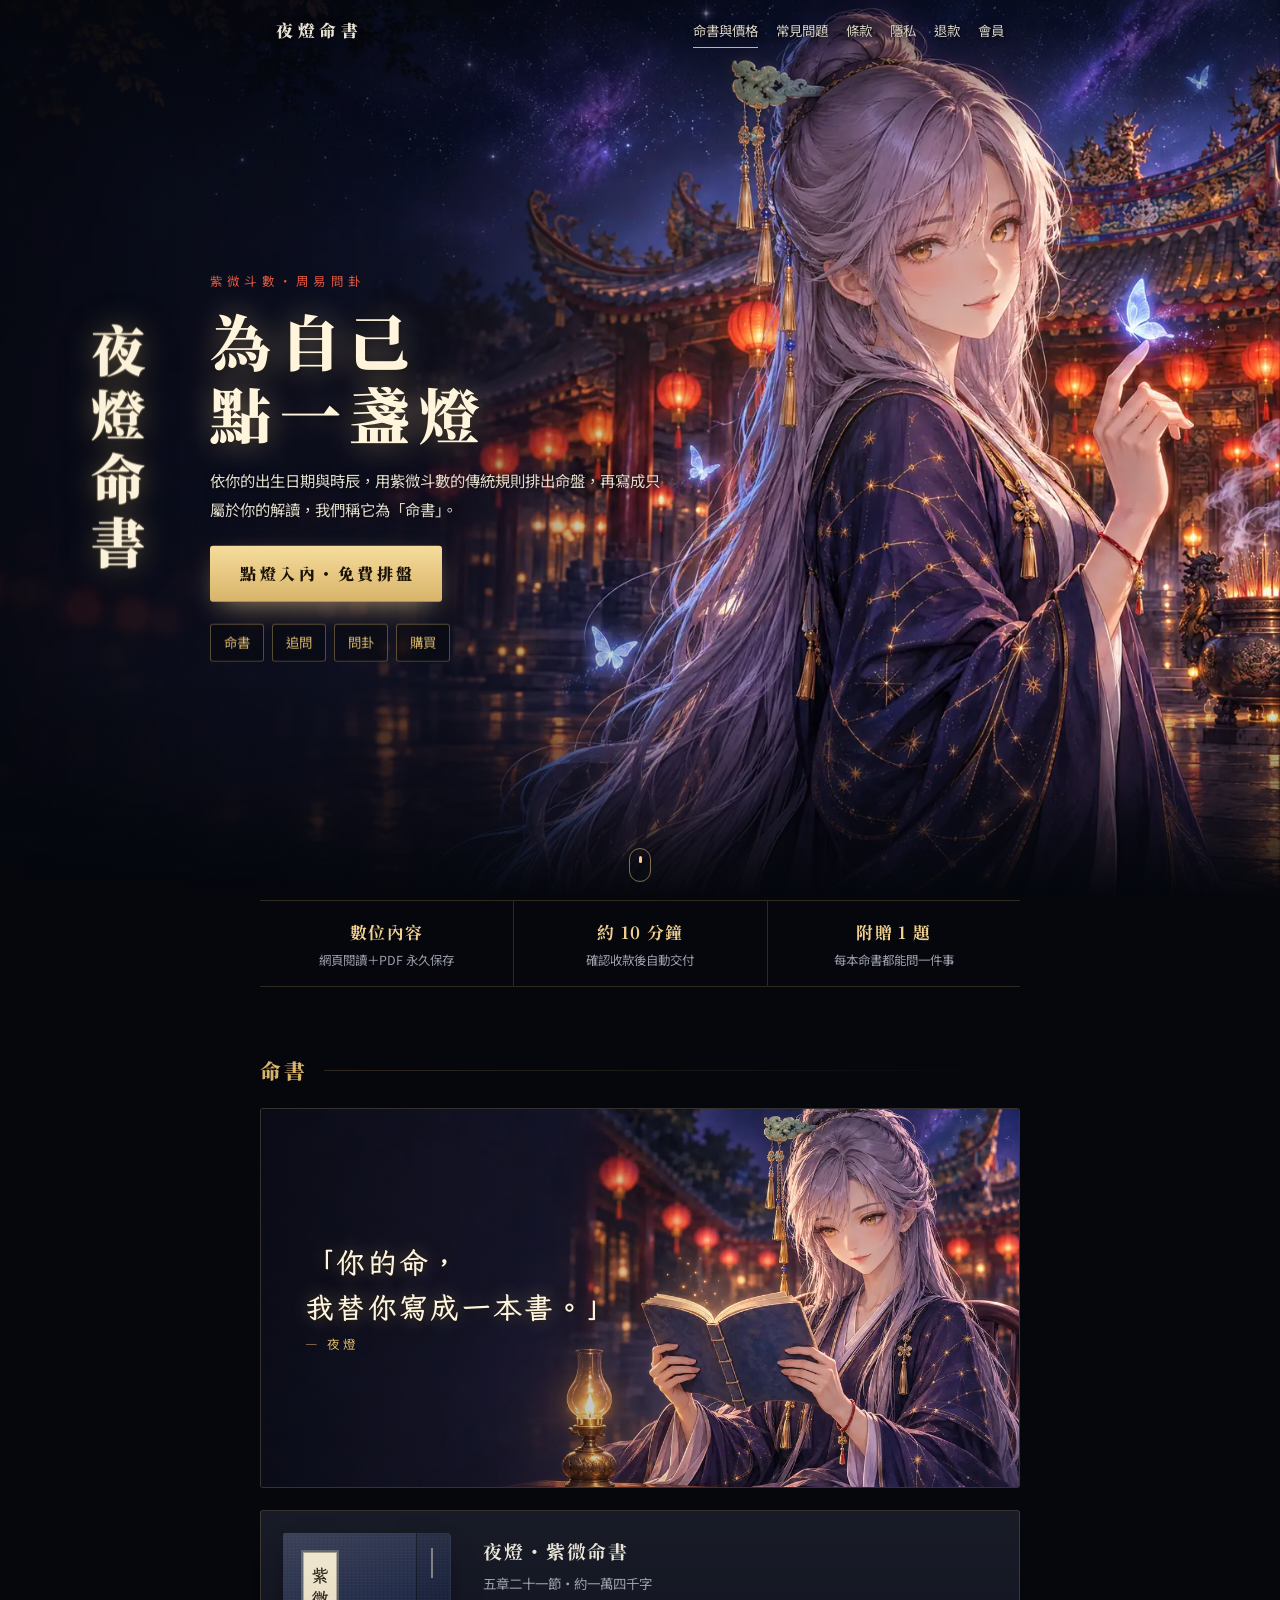
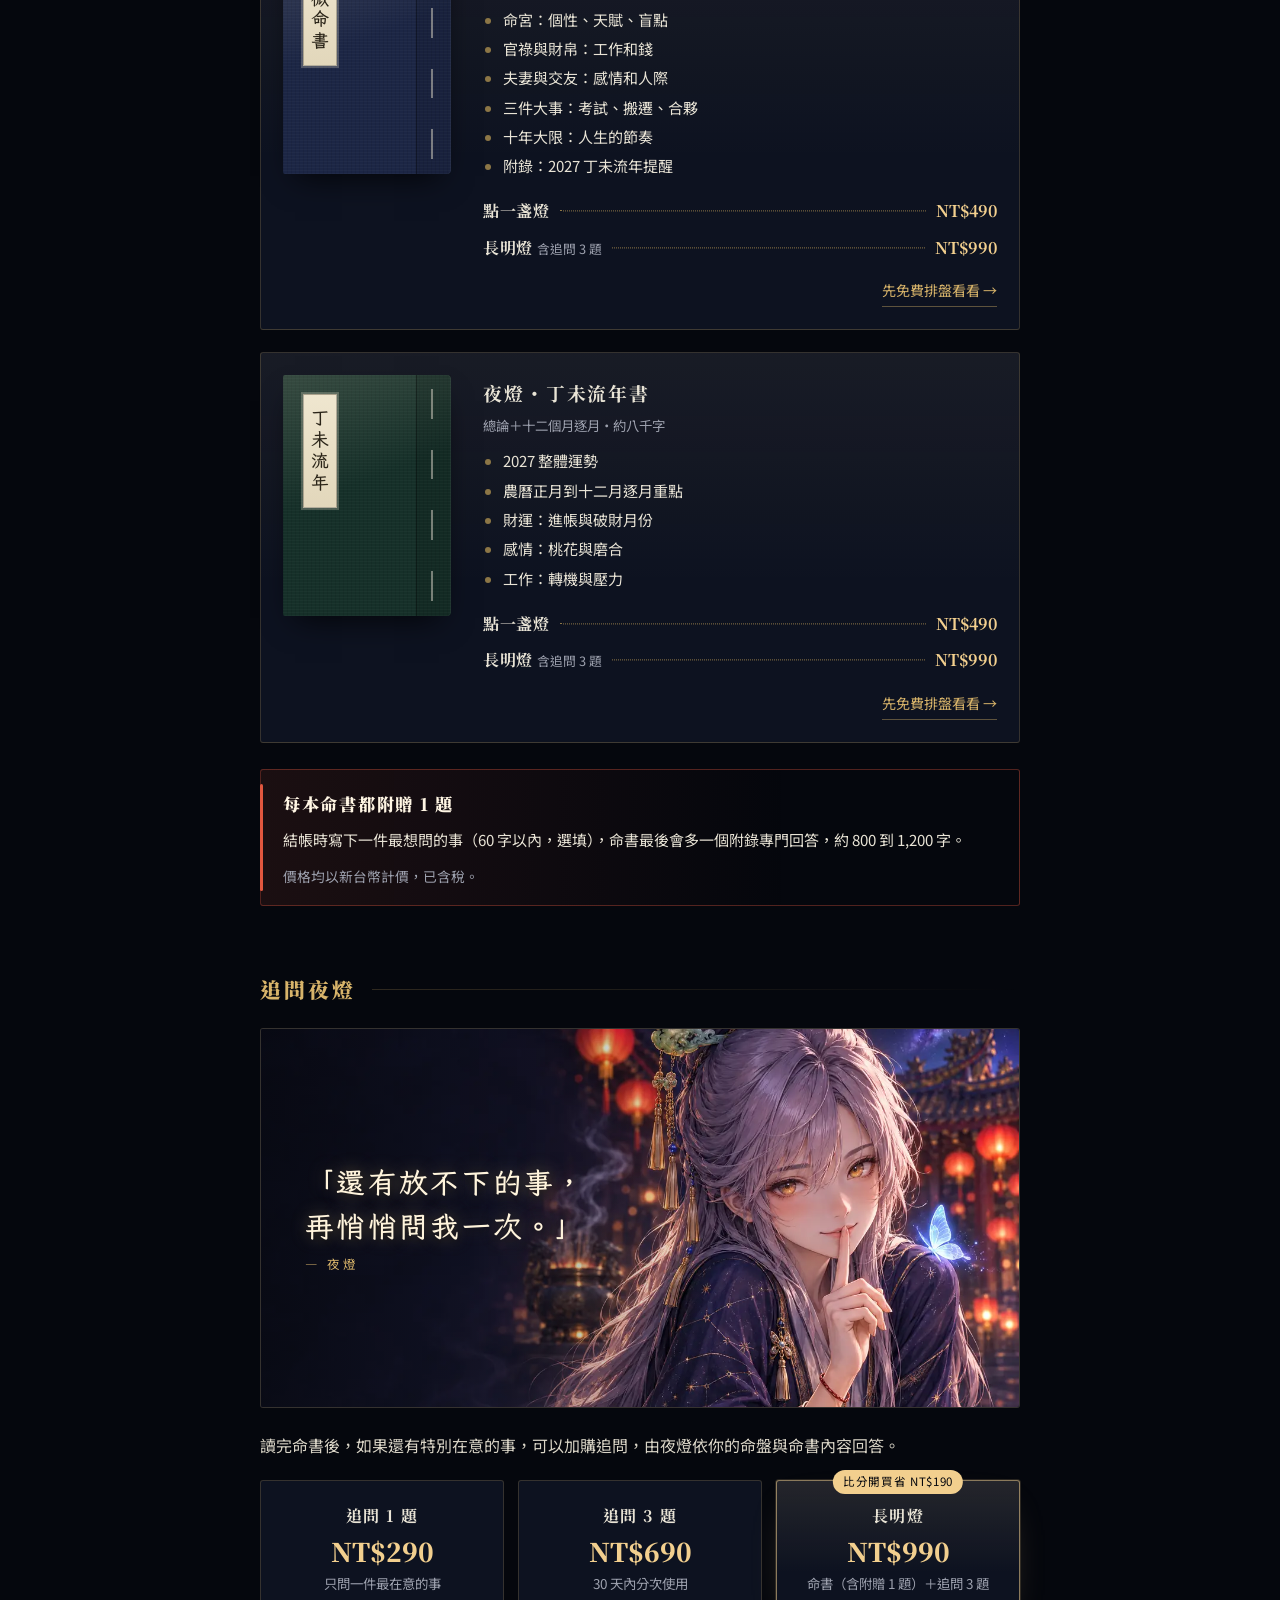
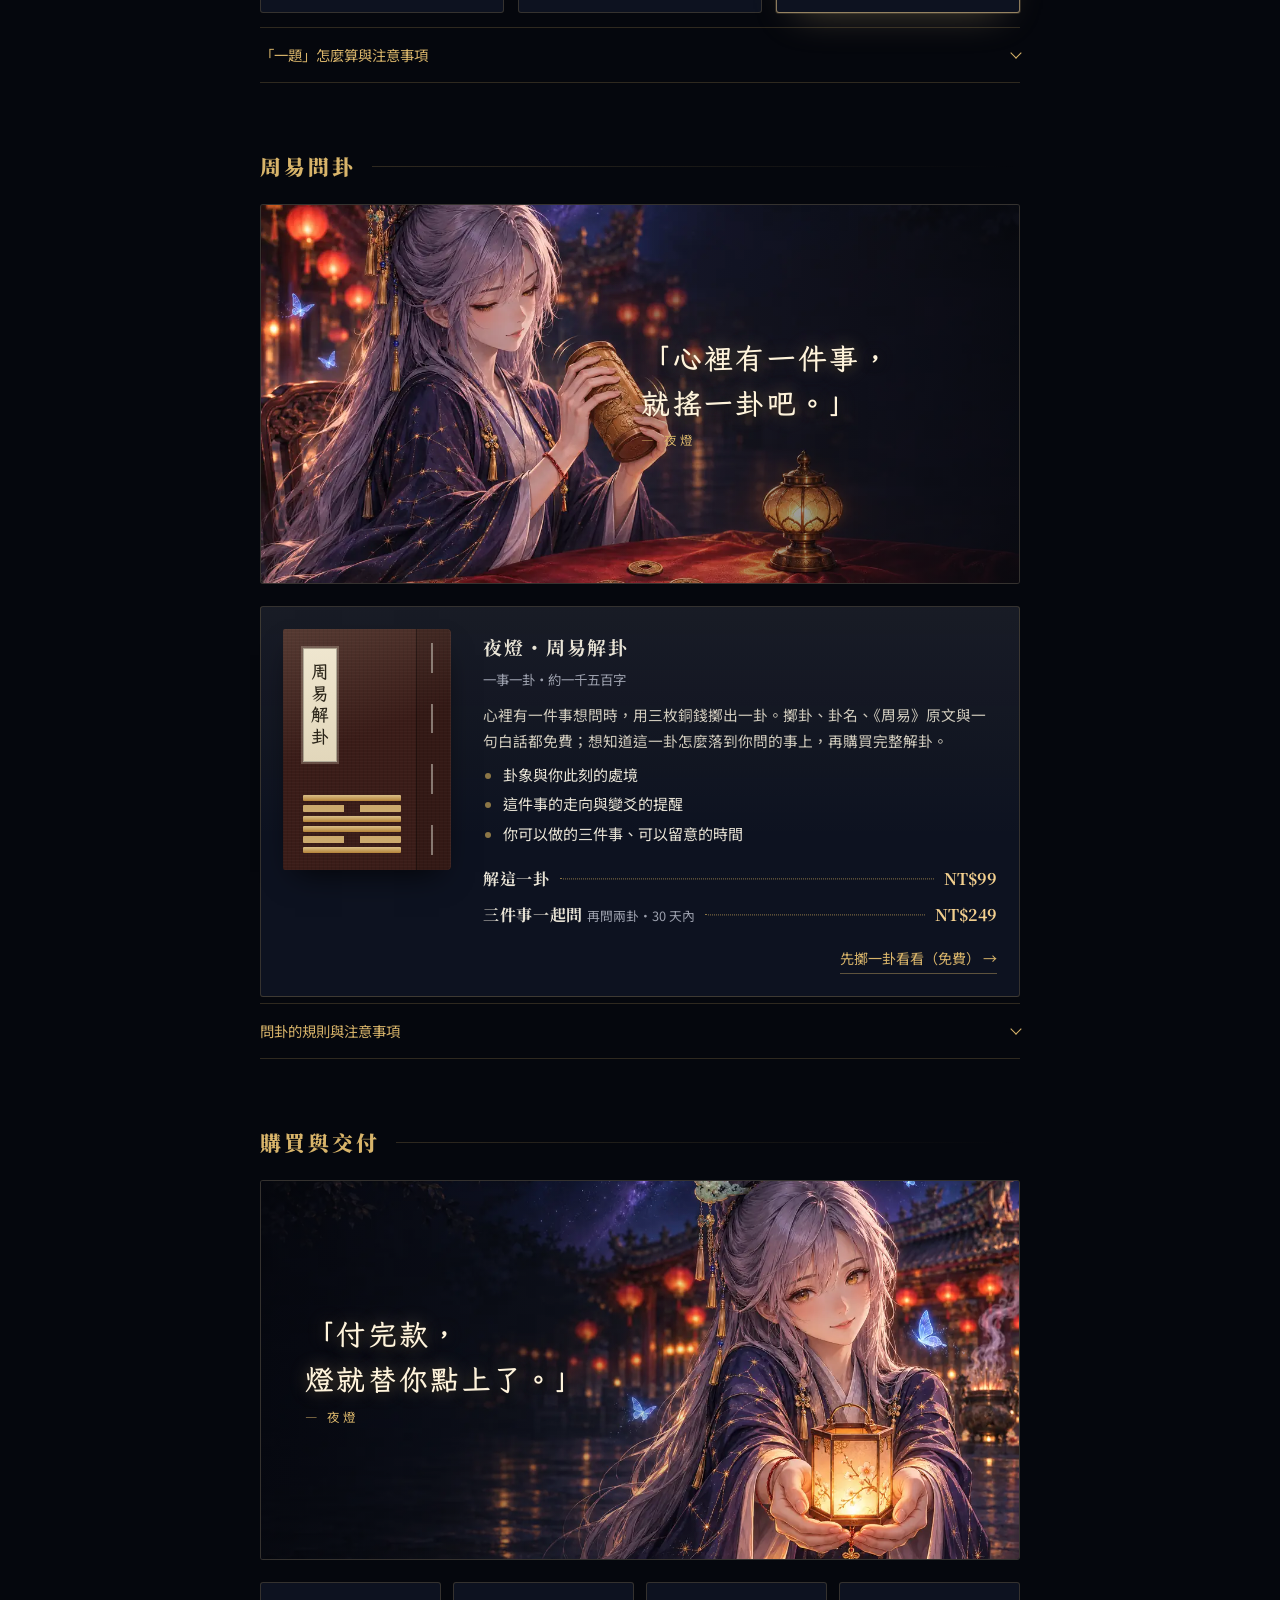
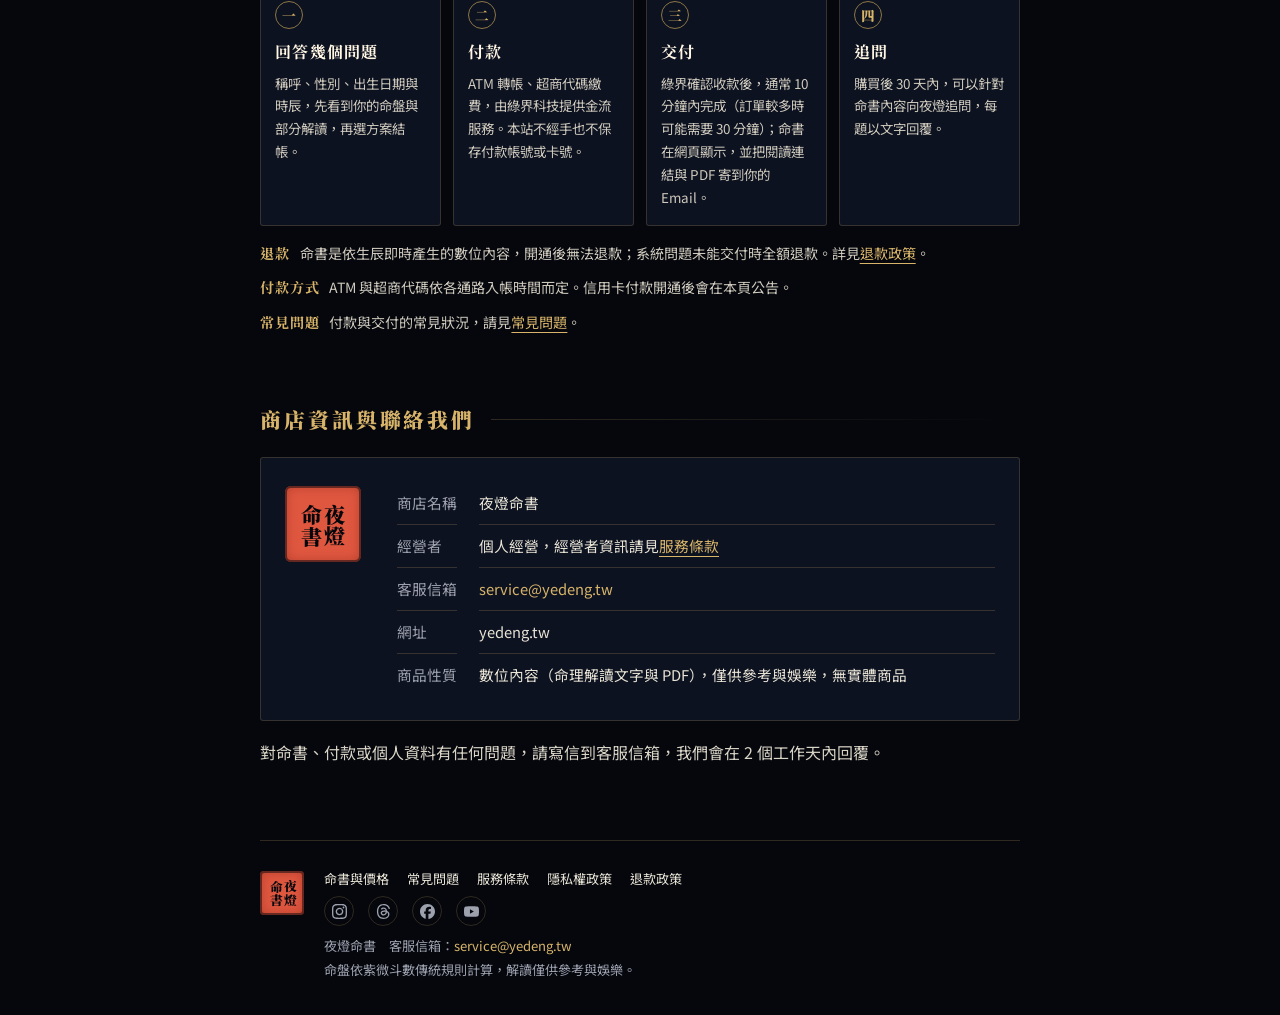
<file: index.html>
<!doctype html>
<html lang="zh-Hant-TW">
<head>
<meta charset="utf-8">
<meta name="viewport" content="width=device-width, initial-scale=1, viewport-fit=cover">
<meta name="description" content="夜燈命書：紫微命書、流年書、追問與周易問卦的內容、價格、付款與交付方式。">
<meta name="theme-color" content="#05070d">
<link rel="icon" href="/favicon.ico" sizes="32x32">
<link rel="icon" href="/favicon.svg" type="image/svg+xml">
<link rel="apple-touch-icon" href="/apple-touch-icon.png">
<link rel="manifest" href="/site.webmanifest">
<title>命書與價格｜夜燈命書</title>
<link rel="preconnect" href="https://fonts.googleapis.com">
<link rel="preconnect" href="https://fonts.gstatic.com" crossorigin>
<link rel="stylesheet" href="https://fonts.googleapis.com/css2?family=Noto+Serif+TC:wght@700;900&family=Noto+Sans+TC:wght@400;500;700&family=LXGW+WenKai+TC:wght@700&display=swap">
<link rel="stylesheet" href="legal.css">
<link rel="stylesheet" href="shop.css">
<link rel="stylesheet" href="stage.css">
<link rel="preload" as="image" href="img/hero-m.webp" media="(max-width:899px)">
<link rel="preload" as="image" href="img/hero-d.webp" media="(min-width:900px)">
</head>
<body class="pg-shop">
<header class="top"><a class="brand" href="/">夜燈命書</a>
<nav class="nav" aria-label="主選單"><a href="/" aria-current="page">命書與價格</a><a href="faq.html">常見問題</a><a href="terms.html">條款</a><a href="privacy.html">隱私</a><a href="refund.html">退款</a><a href="account.html">會員</a></nav></header>
<main>

<section class="stage" aria-label="夜燈命書">
<picture class="stage-bg"><source media="(min-width:900px)" srcset="img/hero-d.webp" width="1920" height="1086"><img src="img/hero-m.webp" alt="" width="900" height="1592" fetchpriority="high"></picture>
<span class="motes" aria-hidden="true"></span>
<p class="v-title" aria-hidden="true"><span style="--i:0">夜</span><span style="--i:1">燈</span><span style="--i:2">命</span><span style="--i:3">書</span></p>
<div class="stage-txt">
<p class="eyebrow">紫微斗數・周易問卦</p>
<h1>為自己<br>點一盞燈</h1>
<p class="sub">依你的出生日期與時辰，用紫微斗數的傳統規則排出命盤，再寫成只屬於你的解讀，我們稱它為「命書」。</p>
<p class="cta-row"><a class="cta" href="start.html">點燈入內・免費排盤</a></p>
<nav class="jump" aria-label="本頁目錄"><a href="#books">命書</a><a href="#ask">追問</a><a href="#gua">問卦</a><a href="#buy">購買</a></nav>
</div>
<a class="cue" href="#books" aria-label="往下看命書"><span></span></a>
</section>

<ul class="rv perks" aria-label="服務特色">
<li><b>數位內容</b><span>網頁閱讀＋PDF 永久保存</span></li>
<li><b>約 10 分鐘</b><span>確認收款後自動交付</span></li>
<li><b>附贈 1 題</b><span>每本命書都能問一件事</span></li>
</ul>

<h2 id="books">命書</h2>
<figure class="scene rv"><img src="img/book.webp" alt="" loading="lazy" width="1280" height="850"><figcaption><p class="line">「你的命，<br>我替你寫成一本書。」</p><p class="who">— 夜燈</p></figcaption></figure>
<div class="rv shelf">
<article class="book life">
<div class="cover" aria-hidden="true"><span class="slip">紫微命書</span></div>
<div class="info"><h3>夜燈・紫微命書</h3><p class="meta">五章二十一節・約一萬四千字</p><ul><li>命宮：個性、天賦、盲點</li><li>官祿與財帛：工作和錢</li><li>夫妻與交友：感情和人際</li><li>三件大事：考試、搬遷、合夥</li><li>十年大限：人生的節奏</li><li>附錄：2027 丁未流年提醒</li></ul></div>
<div class="rates"><div class="rate"><span class="lbl">點一盞燈</span><i></i><b data-p="std">NT$490</b></div><div class="rate"><span class="lbl">長明燈<small>含追問 3 題</small></span><i></i><b data-p="vip">NT$990</b></div></div>
<a class="go" href="start.html">先免費排盤看看 →</a>
</article>
<article class="book year">
<div class="cover" aria-hidden="true"><span class="slip">丁未流年</span></div>
<div class="info"><h3>夜燈・丁未流年書</h3><p class="meta">總論＋十二個月逐月・約八千字</p><ul><li>2027 整體運勢</li><li>農曆正月到十二月逐月重點</li><li>財運：進帳與破財月份</li><li>感情：桃花與磨合</li><li>工作：轉機與壓力</li></ul></div>
<div class="rates"><div class="rate"><span class="lbl">點一盞燈</span><i></i><b data-p="ystd">NT$490</b></div><div class="rate"><span class="lbl">長明燈<small>含追問 3 題</small></span><i></i><b data-p="yvip">NT$990</b></div></div>
<a class="go" href="start.html">先免費排盤看看 →</a>
</article>
</div>

<div class="rv gift">
<p class="gift-h">每本命書都附贈 1 題</p>
<p>結帳時寫下一件最想問的事（60 字以內，選填），命書最後會多一個附錄專門回答，約 800 到 1,200 字。</p>
<p class="gift-sub">價格均以新台幣計價，已含稅。</p>
</div>

<h2 id="ask">追問夜燈</h2>
<figure class="scene rv"><img src="img/hush.webp" alt="" loading="lazy" width="1280" height="850"><figcaption><p class="line">「還有放不下的事，<br>再悄悄問我一次。」</p><p class="who">— 夜燈</p></figcaption></figure>
<p class="intro">讀完命書後，如果還有特別在意的事，可以加購追問，由夜燈依你的命盤與命書內容回答。</p>
<div class="rv tiles">
<div class="tile"><p class="t-name">追問 1 題</p><p class="t-price" data-p="ask1">NT$290</p><p class="t-desc">只問一件最在意的事</p></div>
<div class="tile"><p class="t-name">追問 3 題</p><p class="t-price" data-p="ask3">NT$690</p><p class="t-desc">30 天內分次使用</p></div>
<div class="tile hi"><p class="t-tag">比分開買省 NT$190</p><p class="t-name">長明燈</p><p class="t-price" data-p="vip">NT$990</p><p class="t-desc">命書（含附贈 1 題）＋追問 3 題</p></div>
</div>
<details class="rules"><summary>「一題」怎麼算與注意事項</summary>
<ul class="small">
<li>一題只問一件事，例如「我適合在今年換工作嗎」。一則訊息裡包含好幾個不同的問題，會請你拆開來問。</li>
<li>每題可以針對回答再補問一次，釐清你沒看懂的地方，不另外計算。</li>
<li>每題回答約 800 到 1,200 字，付款或提問後通常幾分鐘內完成。</li>
<li>購買後 30 天內使用完畢，逾期未使用的題數不保留。</li>
<li>追問屬於數位內容，不適用七天鑑賞期，購買後恕不退款。</li>
<li>只回答與你本人命盤有關的問題。想看兩個人之間的緣分，可以點<a href="start.html">合盤書</a>。</li>
<li>官司、申請、求職、感情這類「什麼時候」的問題，夜燈可以依命盤提供比較有進展的時間範圍或月份，僅供參考；不判斷官司輸贏或賠償金額，實際進度以法院、機關與律師的說明為準。</li>
<li>不回答醫療療效、疾病、壽命、死亡時間、投資標的或彩券號碼這類問題，也不提供已故者的命盤分析。</li>
</ul></details>

<h2 id="gua">周易問卦</h2>
<figure class="scene rv right"><img src="img/toss.webp" alt="" loading="lazy" width="1280" height="850"><figcaption><p class="line">「心裡有一件事，<br>就搖一卦吧。」</p><p class="who">— 夜燈</p></figcaption></figure>
<article class="rv book gua">
<div class="cover hexc" aria-hidden="true"><span class="hex"><i></i><i class="yin"></i><i></i><i></i><i class="yin"></i><i></i></span><span class="slip">周易解卦</span></div>
<div class="info"><h3>夜燈・周易解卦</h3><p class="meta">一事一卦・約一千五百字</p><p class="lead-s">心裡有一件事想問時，用三枚銅錢擲出一卦。擲卦、卦名、《周易》原文與一句白話都免費；想知道這一卦怎麼落到你問的事上，再購買完整解卦。</p><ul><li>卦象與你此刻的處境</li><li>這件事的走向與變爻的提醒</li><li>你可以做的三件事、可以留意的時間</li></ul></div>
<div class="rates"><div class="rate"><span class="lbl">解這一卦</span><i></i><b data-p="gua1">NT$99</b></div><div class="rate"><span class="lbl">三件事一起問<small>再問兩卦・30 天內</small></span><i></i><b data-p="gua3">NT$249</b></div></div>
<a class="go" href="start.html">先擲一卦看看（免費） →</a>
</article>
<details class="rules"><summary>問卦的規則與注意事項</summary>
<ul class="small">
<li>一卦只問一件事。依「初筮告，再三瀆」的傳統，同一件事一個月內只解第一卦，重擲的卦不另外解。</li>
<li>解卦依《周易》原文與朱熹《易學啟蒙》的占法；「什麼時候」的問題可以提供月份範圍，僅供參考。</li>
<li>不回答彩券號碼、投資標的、疾病與療效、壽命，也不判斷官司輸贏或賠償金額。</li>
<li>解卦屬於數位內容，不適用七天鑑賞期，開通後無法退款；「三件事一起問」未使用的卦數也不退款。</li>
</ul></details>

<h2 id="buy">購買與交付</h2>
<figure class="scene rv"><img src="img/lamp.webp" alt="" loading="lazy" width="1280" height="850"><figcaption><p class="line">「付完款，<br>燈就替你點上了。」</p><p class="who">— 夜燈</p></figcaption></figure>
<ol class="rv steps">
<li><span class="n">一</span><b>回答幾個問題</b><p>稱呼、性別、出生日期與時辰，先看到你的命盤與部分解讀，再選方案結帳。</p></li>
<li><span class="n">二</span><b>付款</b><p>ATM 轉帳、超商代碼繳費，由綠界科技提供金流服務。本站不經手也不保存付款帳號或卡號。</p></li>
<li><span class="n">三</span><b>交付</b><p>綠界確認收款後，通常 10 分鐘內完成（訂單較多時可能需要 30 分鐘）；命書在網頁顯示，並把閱讀連結與 PDF 寄到你的 Email。</p></li>
<li><span class="n">四</span><b>追問</b><p>購買後 30 天內，可以針對命書內容向夜燈追問，每題以文字回覆。</p></li>
</ol>
<div class="notes">
<p><b>退款</b>命書是依生辰即時產生的數位內容，開通後無法退款；系統問題未能交付時全額退款。詳見<a href="refund.html">退款政策</a>。</p>
<p><b>付款方式</b>ATM 與超商代碼依各通路入帳時間而定。信用卡付款開通後會在本頁公告。</p>
<p><b>常見問題</b>付款與交付的常見狀況，請見<a href="faq.html">常見問題</a>。</p>
</div>

<h2>商店資訊與聯絡我們</h2>
<div class="rv shop card">
<span class="seal" aria-hidden="true"><span>夜燈</span><span>命書</span></span>
<dl class="kv"><div><dt>商店名稱</dt><dd>夜燈命書</dd></div><div><dt>經營者</dt><dd>個人經營，經營者資訊請見<a href="terms.html">服務條款</a></dd></div><div><dt>客服信箱</dt><dd><span class="mail">service@yedeng.tw</span></dd></div><div><dt>網址</dt><dd>yedeng.tw</dd></div><div><dt>商品性質</dt><dd>數位內容（命理解讀文字與 PDF），僅供參考與娛樂，無實體商品</dd></div></dl>
</div>
<p class="intro">對命書、付款或個人資料有任何問題，請寫信到客服信箱，我們會在 2 個工作天內回覆。</p>
</main>
<footer>
<span class="seal" aria-hidden="true"><span>夜燈</span><span>命書</span></span>
<div>
<nav aria-label="網站資訊"><a href="/">命書與價格</a><a href="faq.html">常見問題</a><a href="terms.html">服務條款</a><a href="privacy.html">隱私權政策</a><a href="refund.html">退款政策</a></nav>
<div class="social"><a href="https://www.instagram.com/yedeng.tw/" target="_blank" rel="noopener" aria-label="夜燈命書 Instagram" title="Instagram"><svg viewBox="0 0 24 24" aria-hidden="true"><path d="M7.0301.084c-1.2768.0602-2.1487.264-2.911.5634-.7888.3075-1.4575.72-2.1228 1.3877-.6652.6677-1.075 1.3368-1.3802 2.127-.2954.7638-.4956 1.6365-.552 2.914-.0564 1.2775-.0689 1.6882-.0626 4.947.0062 3.2586.0206 3.6671.0825 4.9473.061 1.2765.264 2.1482.5635 2.9107.308.7889.72 1.4573 1.388 2.1228.6679.6655 1.3365 1.0743 2.1285 1.38.7632.295 1.6361.4961 2.9134.552 1.2773.056 1.6884.069 4.9462.0627 3.2578-.0062 3.668-.0207 4.9478-.0814 1.28-.0607 2.147-.2652 2.9098-.5633.7889-.3086 1.4578-.72 2.1228-1.3881.665-.6682 1.0745-1.3378 1.3795-2.1284.2957-.7632.4966-1.636.552-2.9124.056-1.2809.0692-1.6898.063-4.948-.0063-3.2583-.021-3.6668-.0817-4.9465-.0607-1.2797-.264-2.1487-.5633-2.9117-.3084-.7889-.72-1.4568-1.3876-2.1228C21.2982 1.33 20.628.9208 19.8378.6165 19.074.321 18.2017.1197 16.9244.0645 15.6471.0093 15.236-.005 11.977.0014 8.718.0076 8.31.0215 7.0301.0839m.1402 21.6932c-1.17-.0509-1.8053-.2453-2.2287-.408-.5606-.216-.96-.4771-1.3819-.895-.422-.4178-.6811-.8186-.9-1.378-.1644-.4234-.3624-1.058-.4171-2.228-.0595-1.2645-.072-1.6442-.079-4.848-.007-3.2037.0053-3.583.0607-4.848.05-1.169.2456-1.805.408-2.2282.216-.5613.4762-.96.895-1.3816.4188-.4217.8184-.6814 1.3783-.9003.423-.1651 1.0575-.3614 2.227-.4171 1.2655-.06 1.6447-.072 4.848-.079 3.2033-.007 3.5835.005 4.8495.0608 1.169.0508 1.8053.2445 2.228.408.5608.216.96.4754 1.3816.895.4217.4194.6816.8176.9005 1.3787.1653.4217.3617 1.056.4169 2.2263.0602 1.2655.0739 1.645.0796 4.848.0058 3.203-.0055 3.5834-.061 4.848-.051 1.17-.245 1.8055-.408 2.2294-.216.5604-.4763.96-.8954 1.3814-.419.4215-.8181.6811-1.3783.9-.4224.1649-1.0577.3617-2.2262.4174-1.2656.0595-1.6448.072-4.8493.079-3.2045.007-3.5825-.006-4.848-.0608M16.953 5.5864A1.44 1.44 0 1 0 18.39 4.144a1.44 1.44 0 0 0-1.437 1.4424M5.8385 12.012c.0067 3.4032 2.7706 6.1557 6.173 6.1493 3.4026-.0065 6.157-2.7701 6.1506-6.1733-.0065-3.4032-2.771-6.1565-6.174-6.1498-3.403.0067-6.156 2.771-6.1496 6.1738M8 12.0077a4 4 0 1 1 4.008 3.9921A3.9996 3.9996 0 0 1 8 12.0077"/></svg></a><a href="https://www.threads.com/@yedeng.tw" target="_blank" rel="noopener" aria-label="夜燈命書 Threads" title="Threads"><svg viewBox="0 0 24 24" aria-hidden="true"><path d="M12.186 24h-.007c-3.581-.024-6.334-1.205-8.184-3.509C2.35 18.44 1.5 15.586 1.472 12.01v-.017c.03-3.579.879-6.43 2.525-8.482C5.845 1.205 8.6.024 12.18 0h.014c2.746.02 5.043.725 6.826 2.098 1.677 1.29 2.858 3.13 3.509 5.467l-2.04.569c-1.104-3.96-3.898-5.984-8.304-6.015-2.91.022-5.11.936-6.54 2.717C4.307 6.504 3.616 8.914 3.589 12c.027 3.086.718 5.496 2.057 7.164 1.43 1.783 3.631 2.698 6.54 2.717 2.623-.02 4.358-.631 5.8-2.045 1.647-1.613 1.618-3.593 1.09-4.798-.31-.71-.873-1.3-1.634-1.75-.192 1.352-.622 2.446-1.284 3.272-.886 1.102-2.14 1.704-3.73 1.79-1.202.065-2.361-.218-3.259-.801-1.063-.689-1.685-1.74-1.752-2.964-.065-1.19.408-2.285 1.33-3.082.88-.76 2.119-1.207 3.583-1.291a13.853 13.853 0 0 1 3.02.142c-.126-.742-.375-1.332-.75-1.757-.513-.586-1.308-.883-2.359-.89h-.029c-.844 0-1.992.232-2.721 1.32L7.734 7.847c.98-1.454 2.568-2.256 4.478-2.256h.044c3.194.02 5.097 1.975 5.287 5.388.108.046.216.094.321.142 1.49.7 2.58 1.761 3.154 3.07.797 1.82.871 4.79-1.548 7.158-1.85 1.81-4.094 2.628-7.277 2.65Zm1.003-11.69c-.242 0-.487.007-.739.021-1.836.103-2.98.946-2.916 2.143.067 1.256 1.452 1.839 2.784 1.767 1.224-.065 2.818-.543 3.086-3.71a10.5 10.5 0 0 0-2.215-.221z"/></svg></a><a href="https://www.facebook.com/profile.php?id=61596765146425" target="_blank" rel="noopener" aria-label="夜燈命書 Facebook" title="Facebook"><svg viewBox="0 0 24 24" aria-hidden="true"><path d="M9.101 23.691v-7.98H6.627v-3.667h2.474v-1.58c0-4.085 1.848-5.978 5.858-5.978.401 0 .955.042 1.468.103a8.68 8.68 0 0 1 1.141.195v3.325a8.623 8.623 0 0 0-.653-.036 26.805 26.805 0 0 0-.733-.009c-.707 0-1.259.096-1.675.309a1.686 1.686 0 0 0-.679.622c-.258.42-.374.995-.374 1.752v1.297h3.919l-.386 2.103-.287 1.564h-3.246v8.245C19.396 23.238 24 18.179 24 12.044c0-6.627-5.373-12-12-12s-12 5.373-12 12c0 5.628 3.874 10.35 9.101 11.647Z"/></svg></a><a href="https://www.youtube.com/@%E5%A4%9C%E7%87%88%E5%91%BD%E6%9B%B8" target="_blank" rel="noopener" aria-label="夜燈命書 YouTube" title="YouTube"><svg viewBox="0 0 24 24" aria-hidden="true"><path d="M23.498 6.186a3.016 3.016 0 0 0-2.122-2.136C19.505 3.545 12 3.545 12 3.545s-7.505 0-9.377.505A3.017 3.017 0 0 0 .502 6.186C0 8.07 0 12 0 12s0 3.93.502 5.814a3.016 3.016 0 0 0 2.122 2.136c1.871.505 9.376.505 9.376.505s7.505 0 9.377-.505a3.015 3.015 0 0 0 2.122-2.136C24 15.93 24 12 24 12s0-3.93-.502-5.814zM9.545 15.568V8.432L15.818 12l-6.273 3.568z"/></svg></a></div>
<p>夜燈命書　客服信箱：<span class="mail">service@yedeng.tw</span></p>
<p>命盤依紫微斗數傳統規則計算，解讀僅供參考與娛樂。</p>
</div>
</footer>
<script>
(function(){var els=document.querySelectorAll('.rv');if(!('IntersectionObserver' in window)||matchMedia('(prefers-reduced-motion: reduce)').matches){els.forEach(function(e){e.classList.add('in')});return}
document.documentElement.classList.add('js');var io=new IntersectionObserver(function(es){es.forEach(function(x){if(x.isIntersecting){x.target.classList.add('in');io.unobserve(x.target)}})},{rootMargin:'0px 0px -8% 0px'});els.forEach(function(e){io.observe(e)})})();
</script>
<script>
/* 價格以後端為準：載入後覆蓋頁面上的數字，並加上「開幕價」等標籤；讀不到就維持原本寫在頁面上的價格 */
(function(){try{fetch("https://api.yedeng.tw/products").then(function(r){return r.json()}).then(function(d){
  var P={};(d.items||[]).forEach(function(i){P[i.code]=i});
  document.querySelectorAll("[data-p]").forEach(function(el){var i=P[el.getAttribute("data-p")];if(!i)return;
    var h="";if(i.list_price&&i.list_price>i.price)h+='<s class="was">NT$'+i.list_price.toLocaleString("en-US")+'</s>';
    h+="NT$"+i.price.toLocaleString("en-US");
    if(i.promo_label)h+='<small class="promo">'+String(i.promo_label).replace(/[<>&"]/g,"")+'</small>';
    el.innerHTML=h});
}).catch(function(){})}catch(e){}})();
</script>
</body>
</html>
</file>
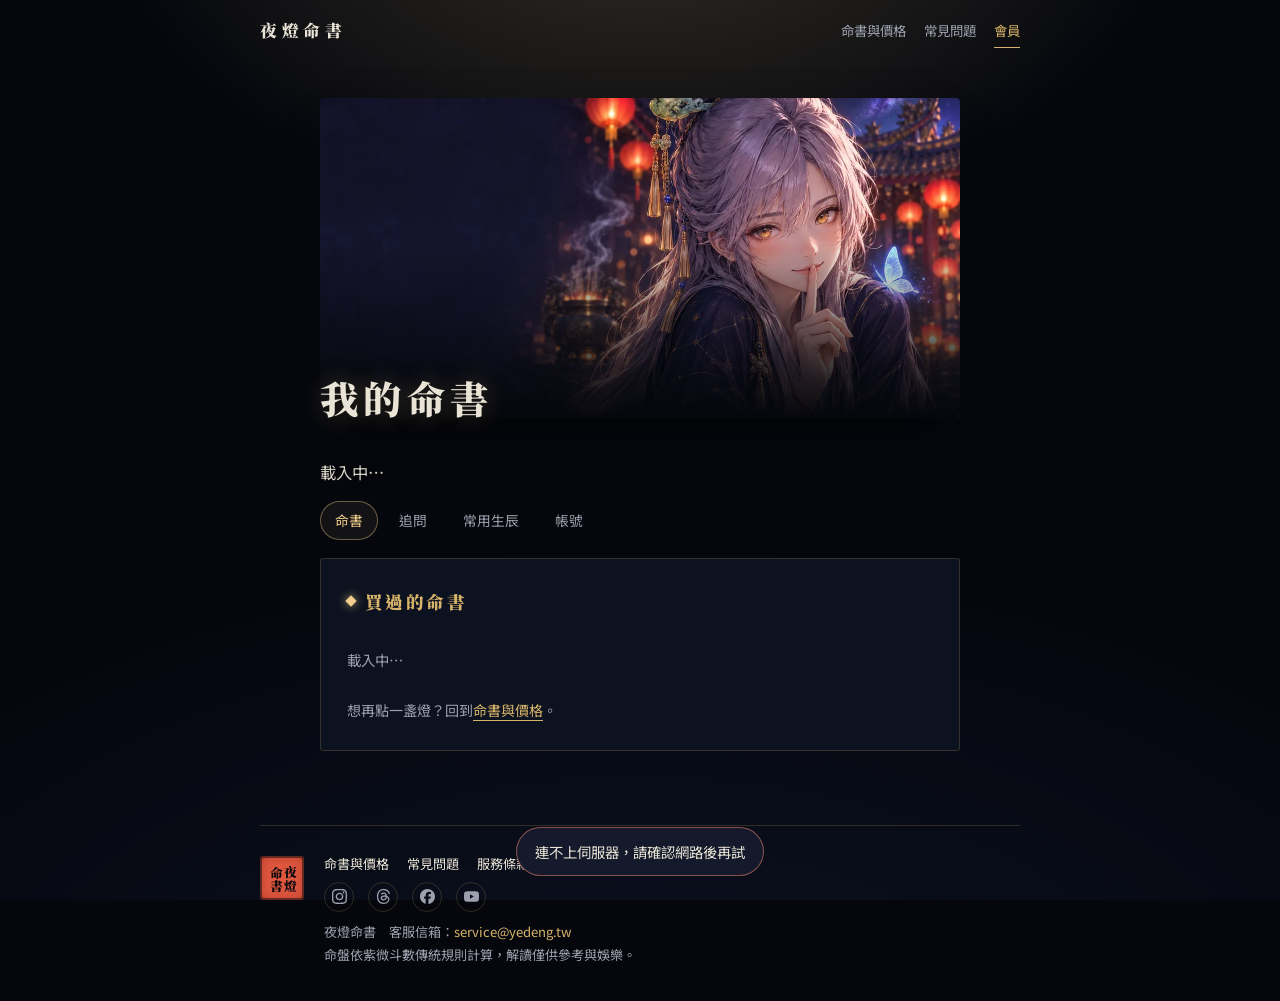
<file: account.html>
<!doctype html>
<html lang="zh-Hant-TW">
<head>
<meta charset="utf-8">
<meta name="viewport" content="width=device-width, initial-scale=1, viewport-fit=cover">
<meta name="description" content="夜燈命書會員中心：我的命書、追問、常用生辰與帳號設定。">
<meta name="theme-color" content="#05070d">
<meta name="robots" content="noindex">
<link rel="icon" href="/favicon.ico" sizes="32x32">
<link rel="icon" href="/favicon.svg" type="image/svg+xml">
<link rel="apple-touch-icon" href="/apple-touch-icon.png">
<link rel="manifest" href="/site.webmanifest">
<title>我的命書｜夜燈命書</title>
<link rel="preconnect" href="https://fonts.googleapis.com">
<link rel="preconnect" href="https://fonts.gstatic.com" crossorigin>
<link rel="stylesheet" href="https://fonts.googleapis.com/css2?family=Noto+Serif+TC:wght@700;900&family=Noto+Sans+TC:wght@400;500;700&family=LXGW+WenKai+TC:wght@700&display=swap">
<link rel="stylesheet" href="legal.css">
<link rel="stylesheet" href="app.css">
</head>
<body class="app">
<header class="top"><a class="brand" href="/">夜燈命書</a>
<nav class="nav" aria-label="主選單"><a href="/">命書與價格</a><a href="faq.html">常見問題</a><a href="account.html" aria-current="page">會員</a></nav></header>
<main class="doc">

<figure class="scene"><img src="img/hush.webp" alt="比著噤聲手勢的引路人" width="1280" height="850" decoding="async" fetchpriority="high"></figure>
<div class="doc-head"><h1>我的命書</h1><p class="lead" id="hello">載入中…</p></div>
<div class="tabs" role="tablist" aria-label="會員功能">
<button role="tab" aria-selected="true" data-tab="books">命書</button><button role="tab" aria-selected="false" data-tab="ask">追問</button><button role="tab" aria-selected="false" data-tab="people">常用生辰</button><button role="tab" aria-selected="false" data-tab="acct">帳號</button>
</div>

<section class="panel" data-pane="books"><h2>買過的命書</h2><ul class="list" id="l-books"><li class="empty">載入中…</li></ul>
<p class="msg">想再點一盞燈？回到<a href="/">命書與價格</a>。</p></section>

<section class="panel" data-pane="ask" hidden><h2>追問夜燈</h2>
<p class="msg" id="credit-sum">載入中…</p>
<form id="f-ask" hidden novalidate>
<div class="field"><label for="ask-credit">使用哪一份額度</label><select id="ask-credit"></select></div>
<div class="field"><label for="ask-cat">類別</label><select id="ask-cat"><option value="love">感情</option><option value="work">工作</option><option value="exam">考試・學業</option><option value="money">錢與財務</option><option value="partner">合夥・合作</option><option value="move">搬家・搬遷</option><option value="people">家人・人際</option><option value="other">其他</option></select></div>
<div class="field"><label for="ask-q">你的問題</label><textarea id="ask-q" maxlength="200" placeholder="一題只問一件事，例如「我適合在今年換工作嗎？」"></textarea><span class="hint">不回答醫療、壽命、投資標的、彩券號碼與官司輸贏。</span></div>
<button class="btn primary" type="submit">送出問題</button>
</form>
<h2 style="margin-top:24px">我的提問</h2><ul class="list" id="l-qs"><li class="empty">載入中…</li></ul></section>

<section class="panel" data-pane="people" hidden><h2>常用生辰</h2>
<ul class="list" id="l-people"><li class="empty">載入中…</li></ul>
<details style="margin-top:16px"><summary class="btn ghost small">新增一筆</summary>
<form id="f-person" style="margin-top:14px" novalidate>
<div class="row2"><div class="field"><label for="p-name">稱呼</label><input id="p-name" maxlength="20" required></div>
<div class="field"><label for="p-label">關係</label><select id="p-label"><option value="self">自己</option><option value="partner">伴侶</option><option value="family">家人</option><option value="friend">朋友</option><option value="other">其他</option></select></div></div>
<div class="row2"><div class="field"><label for="p-sex">性別</label><select id="p-sex"><option value="female">女</option><option value="male">男</option></select></div>
<div class="field"><label for="p-date">國曆生日</label><input id="p-date" type="date" required min="1900-01-01"></div></div>
<div class="field"><label for="p-hour">出生時辰</label><select id="p-hour"></select></div>
<button class="btn primary" type="submit">儲存</button>
</form></details>
<p class="msg">已經用在訂單上的生辰無法真正刪除（訂單需要留存），刪除後只會從清單隱藏。</p></section>

<section class="panel" data-pane="acct" hidden><h2>帳號</h2>
<dl class="kv2" id="acct-kv"></dl>
<div id="bind" hidden style="margin-top:18px"><p class="msg">你是用 LINE 登入，還沒有綁定 Email。綁定後，用這個 Email 買過的命書會一起出現在這裡。</p>
<a class="btn ghost" href="login.html?mode=bind&amp;next=/account.html" id="b-bind">綁定 Email</a></div>
<label class="field" style="flex-direction:row;align-items:center;gap:10px;margin-top:18px"><input type="checkbox" id="news" style="width:auto"> 願意收到夜燈命書的節氣提醒</label>
<div class="stack" style="margin-top:18px"><button class="btn ghost" id="b-logout">登出</button><button class="btn danger" id="b-delete">申請刪除帳號</button></div>
</section>
</main>
<footer>
<span class="seal" aria-hidden="true"><span>夜燈</span><span>命書</span></span>
<div>
<nav aria-label="網站資訊"><a href="/">命書與價格</a><a href="faq.html">常見問題</a><a href="terms.html">服務條款</a><a href="privacy.html">隱私權政策</a><a href="refund.html">退款政策</a></nav>
<div class="social"><a href="https://www.instagram.com/yedeng.tw/" target="_blank" rel="noopener" aria-label="夜燈命書 Instagram" title="Instagram"><svg viewBox="0 0 24 24" aria-hidden="true"><path d="M7.0301.084c-1.2768.0602-2.1487.264-2.911.5634-.7888.3075-1.4575.72-2.1228 1.3877-.6652.6677-1.075 1.3368-1.3802 2.127-.2954.7638-.4956 1.6365-.552 2.914-.0564 1.2775-.0689 1.6882-.0626 4.947.0062 3.2586.0206 3.6671.0825 4.9473.061 1.2765.264 2.1482.5635 2.9107.308.7889.72 1.4573 1.388 2.1228.6679.6655 1.3365 1.0743 2.1285 1.38.7632.295 1.6361.4961 2.9134.552 1.2773.056 1.6884.069 4.9462.0627 3.2578-.0062 3.668-.0207 4.9478-.0814 1.28-.0607 2.147-.2652 2.9098-.5633.7889-.3086 1.4578-.72 2.1228-1.3881.665-.6682 1.0745-1.3378 1.3795-2.1284.2957-.7632.4966-1.636.552-2.9124.056-1.2809.0692-1.6898.063-4.948-.0063-3.2583-.021-3.6668-.0817-4.9465-.0607-1.2797-.264-2.1487-.5633-2.9117-.3084-.7889-.72-1.4568-1.3876-2.1228C21.2982 1.33 20.628.9208 19.8378.6165 19.074.321 18.2017.1197 16.9244.0645 15.6471.0093 15.236-.005 11.977.0014 8.718.0076 8.31.0215 7.0301.0839m.1402 21.6932c-1.17-.0509-1.8053-.2453-2.2287-.408-.5606-.216-.96-.4771-1.3819-.895-.422-.4178-.6811-.8186-.9-1.378-.1644-.4234-.3624-1.058-.4171-2.228-.0595-1.2645-.072-1.6442-.079-4.848-.007-3.2037.0053-3.583.0607-4.848.05-1.169.2456-1.805.408-2.2282.216-.5613.4762-.96.895-1.3816.4188-.4217.8184-.6814 1.3783-.9003.423-.1651 1.0575-.3614 2.227-.4171 1.2655-.06 1.6447-.072 4.848-.079 3.2033-.007 3.5835.005 4.8495.0608 1.169.0508 1.8053.2445 2.228.408.5608.216.96.4754 1.3816.895.4217.4194.6816.8176.9005 1.3787.1653.4217.3617 1.056.4169 2.2263.0602 1.2655.0739 1.645.0796 4.848.0058 3.203-.0055 3.5834-.061 4.848-.051 1.17-.245 1.8055-.408 2.2294-.216.5604-.4763.96-.8954 1.3814-.419.4215-.8181.6811-1.3783.9-.4224.1649-1.0577.3617-2.2262.4174-1.2656.0595-1.6448.072-4.8493.079-3.2045.007-3.5825-.006-4.848-.0608M16.953 5.5864A1.44 1.44 0 1 0 18.39 4.144a1.44 1.44 0 0 0-1.437 1.4424M5.8385 12.012c.0067 3.4032 2.7706 6.1557 6.173 6.1493 3.4026-.0065 6.157-2.7701 6.1506-6.1733-.0065-3.4032-2.771-6.1565-6.174-6.1498-3.403.0067-6.156 2.771-6.1496 6.1738M8 12.0077a4 4 0 1 1 4.008 3.9921A3.9996 3.9996 0 0 1 8 12.0077"/></svg></a><a href="https://www.threads.com/@yedeng.tw" target="_blank" rel="noopener" aria-label="夜燈命書 Threads" title="Threads"><svg viewBox="0 0 24 24" aria-hidden="true"><path d="M12.186 24h-.007c-3.581-.024-6.334-1.205-8.184-3.509C2.35 18.44 1.5 15.586 1.472 12.01v-.017c.03-3.579.879-6.43 2.525-8.482C5.845 1.205 8.6.024 12.18 0h.014c2.746.02 5.043.725 6.826 2.098 1.677 1.29 2.858 3.13 3.509 5.467l-2.04.569c-1.104-3.96-3.898-5.984-8.304-6.015-2.91.022-5.11.936-6.54 2.717C4.307 6.504 3.616 8.914 3.589 12c.027 3.086.718 5.496 2.057 7.164 1.43 1.783 3.631 2.698 6.54 2.717 2.623-.02 4.358-.631 5.8-2.045 1.647-1.613 1.618-3.593 1.09-4.798-.31-.71-.873-1.3-1.634-1.75-.192 1.352-.622 2.446-1.284 3.272-.886 1.102-2.14 1.704-3.73 1.79-1.202.065-2.361-.218-3.259-.801-1.063-.689-1.685-1.74-1.752-2.964-.065-1.19.408-2.285 1.33-3.082.88-.76 2.119-1.207 3.583-1.291a13.853 13.853 0 0 1 3.02.142c-.126-.742-.375-1.332-.75-1.757-.513-.586-1.308-.883-2.359-.89h-.029c-.844 0-1.992.232-2.721 1.32L7.734 7.847c.98-1.454 2.568-2.256 4.478-2.256h.044c3.194.02 5.097 1.975 5.287 5.388.108.046.216.094.321.142 1.49.7 2.58 1.761 3.154 3.07.797 1.82.871 4.79-1.548 7.158-1.85 1.81-4.094 2.628-7.277 2.65Zm1.003-11.69c-.242 0-.487.007-.739.021-1.836.103-2.98.946-2.916 2.143.067 1.256 1.452 1.839 2.784 1.767 1.224-.065 2.818-.543 3.086-3.71a10.5 10.5 0 0 0-2.215-.221z"/></svg></a><a href="https://www.facebook.com/profile.php?id=61596765146425" target="_blank" rel="noopener" aria-label="夜燈命書 Facebook" title="Facebook"><svg viewBox="0 0 24 24" aria-hidden="true"><path d="M9.101 23.691v-7.98H6.627v-3.667h2.474v-1.58c0-4.085 1.848-5.978 5.858-5.978.401 0 .955.042 1.468.103a8.68 8.68 0 0 1 1.141.195v3.325a8.623 8.623 0 0 0-.653-.036 26.805 26.805 0 0 0-.733-.009c-.707 0-1.259.096-1.675.309a1.686 1.686 0 0 0-.679.622c-.258.42-.374.995-.374 1.752v1.297h3.919l-.386 2.103-.287 1.564h-3.246v8.245C19.396 23.238 24 18.179 24 12.044c0-6.627-5.373-12-12-12s-12 5.373-12 12c0 5.628 3.874 10.35 9.101 11.647Z"/></svg></a><a href="https://www.youtube.com/@%E5%A4%9C%E7%87%88%E5%91%BD%E6%9B%B8" target="_blank" rel="noopener" aria-label="夜燈命書 YouTube" title="YouTube"><svg viewBox="0 0 24 24" aria-hidden="true"><path d="M23.498 6.186a3.016 3.016 0 0 0-2.122-2.136C19.505 3.545 12 3.545 12 3.545s-7.505 0-9.377.505A3.017 3.017 0 0 0 .502 6.186C0 8.07 0 12 0 12s0 3.93.502 5.814a3.016 3.016 0 0 0 2.122 2.136c1.871.505 9.376.505 9.376.505s7.505 0 9.377-.505a3.015 3.015 0 0 0 2.122-2.136C24 15.93 24 12 24 12s0-3.93-.502-5.814zM9.545 15.568V8.432L15.818 12l-6.273 3.568z"/></svg></a></div>
<p>夜燈命書　客服信箱：<span class="mail">service@yedeng.tw</span></p>
<p>命盤依紫微斗數傳統規則計算，解讀僅供參考與娛樂。</p>
</div>
</footer>
<script src="yd.js"></script>
<script>

(function(){
  var $=YD.$, esc=YD.esc;
  var HOURS=["早子時 00–01","丑時 01–03","寅時 03–05","卯時 05–07","辰時 07–09","巳時 09–11","午時 11–13","未時 13–15","申時 15–17","酉時 17–19","戌時 19–21","亥時 21–23","晚子時 23–24"];
  var KIND={ask:"追問",gift:"附贈一題",gua_extra:"加問卦"}, LABEL={self:"自己",partner:"伴侶",family:"家人",friend:"朋友",other:"其他"};
  var ST={queued:["排隊中","wait"],generating:["產生中","wait"],qa_retry:["產生中","wait"],needs_review:["人工檢查中","wait"],ready:["可以閱讀","ok"],sent:["可以閱讀","ok"],failed:["產生失敗","bad"]};
  $("#p-hour").innerHTML=HOURS.map(function(h,i){return '<option value="'+i+'">'+h+'</option>';}).join("");
  $("#p-date").max=new Date().toISOString().slice(0,10);
  document.querySelectorAll("[role=tab]").forEach(function(t){t.addEventListener("click",function(){
    document.querySelectorAll("[role=tab]").forEach(function(x){x.setAttribute("aria-selected",x===t);});
    document.querySelectorAll("[data-pane]").forEach(function(p){p.hidden=p.dataset.pane!==t.dataset.tab;});
  });});
  function fail(e){ if(e.status===401) location.replace("login.html?next="+encodeURIComponent(location.pathname+location.hash)); else YD.toast(e.message,true); }

  YD.api("/me").then(function(me){

    $("#hello").textContent=(me.display_name||"你好")+"，燈還亮著。";
    $("#acct-kv").innerHTML="<dt>Email</dt><dd>"+(me.email?esc(me.email):"尚未綁定")+"</dd><dt>登入方式</dt><dd>"+esc(me.providers.map(function(p){return {line:"LINE",google:"Google",supabase_auth:"Email",email:"Email"}[p]||p;}).filter(function(v,i,a){return a.indexOf(v)===i;}).join("、"))+"</dd>";
    $("#bind").hidden=!me.needs_email; $("#news").checked=!!me.newsletter;
    loadBooks(); loadAsk(); loadPeople();
  }).catch(fail);

  function loadBooks(){ YD.api("/me/reports").then(function(rs){
    $("#l-books").innerHTML=rs.length?rs.map(function(r){var s=ST[r.status]||[r.status,""];
      return '<li><div><div class="t">'+esc(r.title)+(r["for"]?"｜"+esc(r["for"]):"")+'</div><div class="s">'+YD.fmtDate(r.created_at)+'</div></div>'+
        (r.token?'<a class="btn primary small" href="r.html#'+encodeURIComponent(r.token)+'">閱讀</a>':'<span class="chip '+s[1]+'">'+s[0]+'</span>')+'</li>';}).join(""):'<li class="empty">還沒有命書。</li>';
  }).catch(fail);}

  function loadAsk(){
    YD.api("/me/credits").then(function(cs){
      var ask=cs.filter(function(c){return c.kind==="ask";});
      var n=ask.reduce(function(a,c){return a+c.remaining;},0);
      $("#credit-sum").innerHTML=n?"你還有 <b>"+n+"</b> 題可以問。":"目前沒有追問額度。讀完命書後，可以在命書頁面加購追問。";
      $("#f-ask").hidden=!n;
      $("#ask-credit").innerHTML=ask.map(function(c){return '<option value="'+c.id+'">剩 '+c.remaining+' 題'+(c.expires_at?"（"+YD.fmtDate(c.expires_at)+" 到期）":"")+'</option>';}).join("");
    }).catch(fail);
    YD.api("/me/questions").then(function(qs){
      $("#l-qs").innerHTML=qs.length?qs.map(function(q){var s=q.status==="answered"?["已回答","ok"]:q.status==="rejected"?["無法回答","bad"]:["回答中","wait"];
        return '<li style="display:block"><div style="display:flex;justify-content:space-between;gap:10px"><div class="t">'+esc(q.question)+'</div><span class="chip '+s[1]+'">'+s[0]+'</span></div>'+
          (q.answer?'<p style="white-space:pre-wrap;margin:10px 0 0">'+esc(q.answer)+'</p>':'')+'<div class="s">'+YD.fmtDate(q.asked_at)+'</div></li>';}).join(""):'<li class="empty">還沒有提問。</li>';
    }).catch(fail);
  }
  $("#f-ask").addEventListener("submit",function(ev){ev.preventDefault();
    var q=$("#ask-q").value.trim(); if(q.length<4){YD.toast("問題至少 4 個字",true);return;}
    var b=this.querySelector("button"); YD.busy(b,true,"送出中…");
    YD.api("/me/questions",{method:"POST",body:{credit_id:$("#ask-credit").value,category:$("#ask-cat").value,question:q}})
    .then(function(){$("#ask-q").value="";YD.toast("已送出，回答好會寄信通知你");loadAsk();}).catch(fail).then(function(){YD.busy(b,false);});
  });

  function loadPeople(){ YD.api("/me/profiles").then(function(ps){
    $("#l-people").innerHTML=ps.length?ps.map(function(p){
      return '<li><div><div class="t">'+esc(p.nickname)+' <span class="chip">'+(LABEL[p.label]||esc(p.label))+'</span></div><div class="s">'+p.birth_year+'/'+p.birth_month+'/'+p.birth_day+'　'+(p.hour_index!=null?HOURS[p.hour_index]:esc(p.birth_hour)+'時')+'　'+(p.gender==="male"?"男":"女")+'</div></div>'+
        '<button class="btn ghost small" data-del="'+p.id+'">刪除</button></li>';}).join(""):'<li class="empty">還沒有保存的生辰。</li>';
  }).catch(fail);}
  $("#l-people").addEventListener("click",function(e){var id=e.target.dataset&&e.target.dataset.del; if(!id||!confirm("確定要刪除這筆生辰嗎？"))return;
    YD.api("/me/profiles/"+id,{method:"DELETE"}).then(loadPeople).catch(fail);});
  $("#f-person").addEventListener("submit",function(ev){ev.preventDefault();
    var name=$("#p-name").value.trim(), d=$("#p-date").value; if(!name||!d){YD.toast("請填寫稱呼和生日",true);return;}
    var b=this.querySelector("button"); YD.busy(b,true);
    YD.api("/me/profiles",{method:"POST",body:{label:$("#p-label").value,nickname:name,gender:$("#p-sex").value,solar:d,hour_index:+$("#p-hour").value}})
    .then(function(){ev.target.reset();ev.target.closest("details").open=false;YD.toast("已儲存");loadPeople();}).catch(fail).then(function(){YD.busy(b,false);});
  });

  $("#news").addEventListener("change",function(){YD.api("/me",{method:"PATCH",body:{newsletter:this.checked}}).then(function(){YD.toast("已更新");}).catch(fail);});
  $("#b-logout").addEventListener("click",function(){YD.api("/auth/logout",{method:"POST"}).then(function(){location.href="/";}).catch(fail);});
  $("#b-delete").addEventListener("click",function(){
    if(!confirm("確定要申請刪除帳號嗎？我們會在 15 日內處理並寄信通知你。依法需保留的訂單紀錄除外。"))return;
    YD.api("/me/delete-request",{method:"POST"}).then(function(r){YD.toast(r.message);}).catch(fail);
  });
})();

</script>
</body>
</html>
</file>
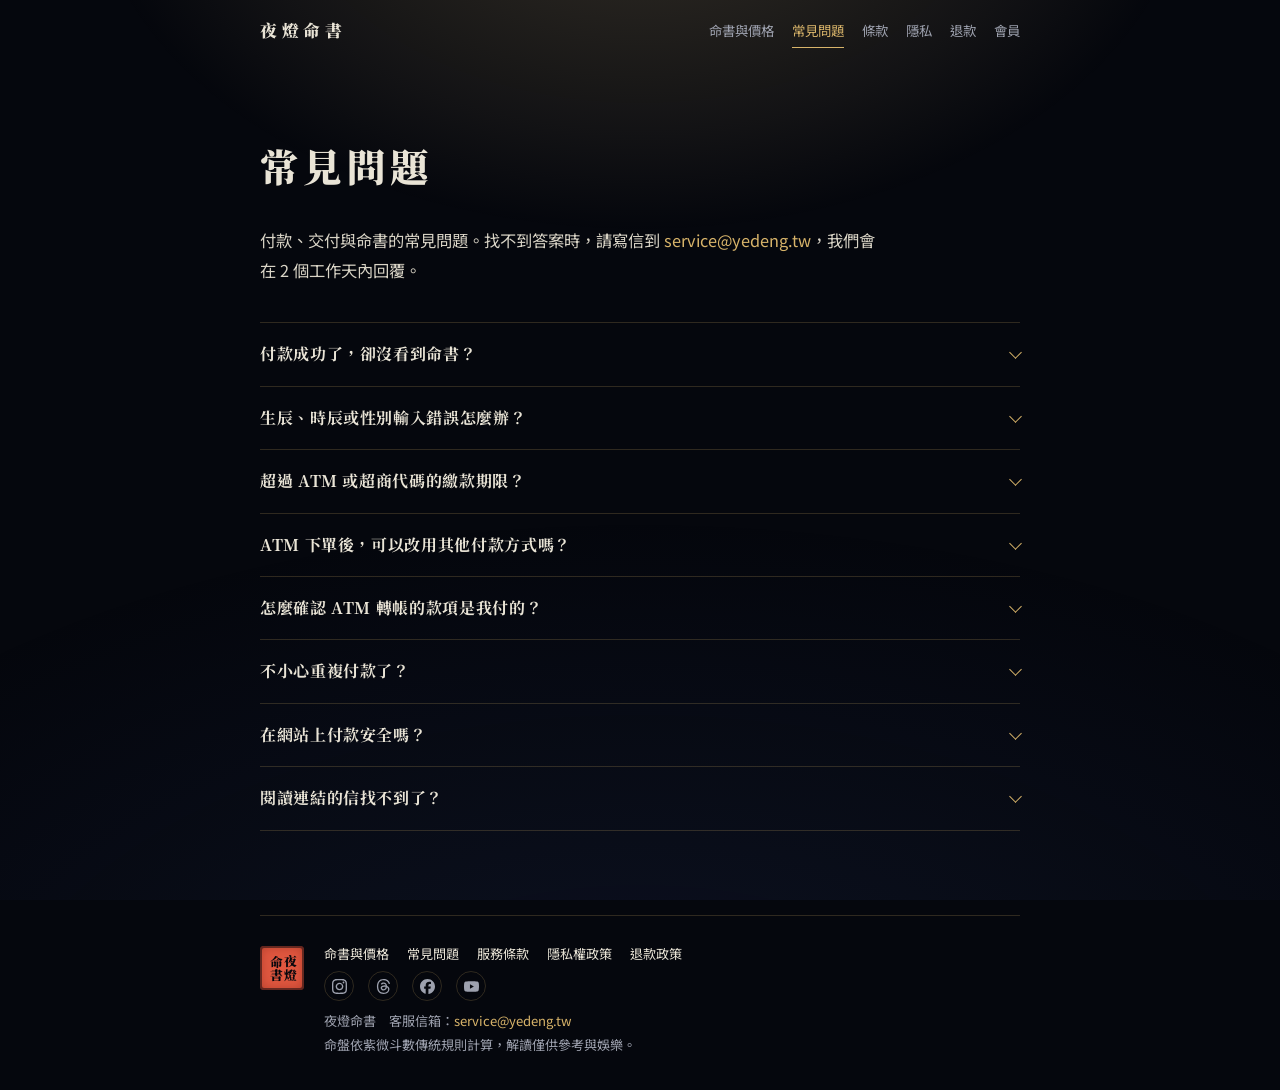
<file: faq.html>
<!doctype html>
<html lang="zh-Hant-TW">
<head>
<meta charset="utf-8">
<meta name="viewport" content="width=device-width, initial-scale=1, viewport-fit=cover">
<meta name="description" content="夜燈命書常見問題：付款、ATM 與超商代碼、交付、重新產生與重複付款。">
<meta name="theme-color" content="#05070d">
<link rel="icon" href="/favicon.ico" sizes="32x32">
<link rel="icon" href="/favicon.svg" type="image/svg+xml">
<link rel="apple-touch-icon" href="/apple-touch-icon.png">
<link rel="manifest" href="/site.webmanifest">
<title>常見問題｜夜燈命書</title>
<link rel="preconnect" href="https://fonts.googleapis.com">
<link rel="preconnect" href="https://fonts.gstatic.com" crossorigin>
<link rel="stylesheet" href="https://fonts.googleapis.com/css2?family=Noto+Serif+TC:wght@700;900&family=Noto+Sans+TC:wght@400;500;700&family=LXGW+WenKai+TC:wght@700&display=swap">
<link rel="stylesheet" href="legal.css">
<link rel="stylesheet" href="faq.css">
</head>
<body>
<header class="top"><a class="brand" href="/">夜燈命書</a>
<nav class="nav" aria-label="主選單"><a href="/">命書與價格</a><a href="faq.html" aria-current="page">常見問題</a><a href="terms.html">條款</a><a href="privacy.html">隱私</a><a href="refund.html">退款</a><a href="account.html">會員</a></nav></header>
<main class="doc">
<div class="doc-head"><h1>常見問題</h1><p class="lead">付款、交付與命書的常見問題。找不到答案時，請寫信到 <span class="mail">service@yedeng.tw</span>，我們會在 2 個工作天內回覆。</p></div>
<div class="faq"><details><summary>付款成功了，卻沒看到命書？</summary><p>確認收款後通常 10 分鐘內完成，訂單較多時可能需要 30 分鐘；ATM 與超商代碼要等通路入帳後才會開始產生，依各通路時間而定。請先查看 Email，包含垃圾信件匣。超過 24 小時仍未收到，請來信並附上訂單編號。</p></details><details><summary>生辰、時辰或性別輸入錯誤怎麼辦？</summary><p>購買後 7 天內來信，提供訂單編號與正確資料，我們會依正確資料免費重新產生一次。</p></details><details><summary>超過 ATM 或超商代碼的繳款期限？</summary><p>該筆繳費代碼會失效，訂單自動取消，不會扣款。請重新下單取得新的代碼。</p></details><details><summary>ATM 下單後，可以改用其他付款方式嗎？</summary><p>同一筆訂單無法更改付款方式。不繳費的訂單逾期會自動取消，你可以重新下單並選擇其他方式。</p></details><details><summary>怎麼確認 ATM 轉帳的款項是我付的？</summary><p>每筆訂單都有專屬的虛擬帳號，轉入該帳號即可對應到你的訂單；入帳後你會收到 Email 通知。</p></details><details><summary>不小心重複付款了？</summary><p>請來信附上兩筆訂單編號，確認後會退回重複的款項，詳見<a href="refund.html">退款政策</a>。</p></details><details><summary>在網站上付款安全嗎？</summary><p>付款由綠界科技處理，全程加密傳輸；本站不經手、也不保存你的卡號或付款帳號。</p></details><details><summary>閱讀連結的信找不到了？</summary><p>用購買時的 Email 寫信給我們，我們會重新寄送。</p></details></div>
</main>
<footer>
<span class="seal" aria-hidden="true"><span>夜燈</span><span>命書</span></span>
<div>
<nav aria-label="網站資訊"><a href="/">命書與價格</a><a href="faq.html">常見問題</a><a href="terms.html">服務條款</a><a href="privacy.html">隱私權政策</a><a href="refund.html">退款政策</a></nav>
<div class="social"><a href="https://www.instagram.com/yedeng.tw/" target="_blank" rel="noopener" aria-label="夜燈命書 Instagram" title="Instagram"><svg viewBox="0 0 24 24" aria-hidden="true"><path d="M7.0301.084c-1.2768.0602-2.1487.264-2.911.5634-.7888.3075-1.4575.72-2.1228 1.3877-.6652.6677-1.075 1.3368-1.3802 2.127-.2954.7638-.4956 1.6365-.552 2.914-.0564 1.2775-.0689 1.6882-.0626 4.947.0062 3.2586.0206 3.6671.0825 4.9473.061 1.2765.264 2.1482.5635 2.9107.308.7889.72 1.4573 1.388 2.1228.6679.6655 1.3365 1.0743 2.1285 1.38.7632.295 1.6361.4961 2.9134.552 1.2773.056 1.6884.069 4.9462.0627 3.2578-.0062 3.668-.0207 4.9478-.0814 1.28-.0607 2.147-.2652 2.9098-.5633.7889-.3086 1.4578-.72 2.1228-1.3881.665-.6682 1.0745-1.3378 1.3795-2.1284.2957-.7632.4966-1.636.552-2.9124.056-1.2809.0692-1.6898.063-4.948-.0063-3.2583-.021-3.6668-.0817-4.9465-.0607-1.2797-.264-2.1487-.5633-2.9117-.3084-.7889-.72-1.4568-1.3876-2.1228C21.2982 1.33 20.628.9208 19.8378.6165 19.074.321 18.2017.1197 16.9244.0645 15.6471.0093 15.236-.005 11.977.0014 8.718.0076 8.31.0215 7.0301.0839m.1402 21.6932c-1.17-.0509-1.8053-.2453-2.2287-.408-.5606-.216-.96-.4771-1.3819-.895-.422-.4178-.6811-.8186-.9-1.378-.1644-.4234-.3624-1.058-.4171-2.228-.0595-1.2645-.072-1.6442-.079-4.848-.007-3.2037.0053-3.583.0607-4.848.05-1.169.2456-1.805.408-2.2282.216-.5613.4762-.96.895-1.3816.4188-.4217.8184-.6814 1.3783-.9003.423-.1651 1.0575-.3614 2.227-.4171 1.2655-.06 1.6447-.072 4.848-.079 3.2033-.007 3.5835.005 4.8495.0608 1.169.0508 1.8053.2445 2.228.408.5608.216.96.4754 1.3816.895.4217.4194.6816.8176.9005 1.3787.1653.4217.3617 1.056.4169 2.2263.0602 1.2655.0739 1.645.0796 4.848.0058 3.203-.0055 3.5834-.061 4.848-.051 1.17-.245 1.8055-.408 2.2294-.216.5604-.4763.96-.8954 1.3814-.419.4215-.8181.6811-1.3783.9-.4224.1649-1.0577.3617-2.2262.4174-1.2656.0595-1.6448.072-4.8493.079-3.2045.007-3.5825-.006-4.848-.0608M16.953 5.5864A1.44 1.44 0 1 0 18.39 4.144a1.44 1.44 0 0 0-1.437 1.4424M5.8385 12.012c.0067 3.4032 2.7706 6.1557 6.173 6.1493 3.4026-.0065 6.157-2.7701 6.1506-6.1733-.0065-3.4032-2.771-6.1565-6.174-6.1498-3.403.0067-6.156 2.771-6.1496 6.1738M8 12.0077a4 4 0 1 1 4.008 3.9921A3.9996 3.9996 0 0 1 8 12.0077"/></svg></a><a href="https://www.threads.com/@yedeng.tw" target="_blank" rel="noopener" aria-label="夜燈命書 Threads" title="Threads"><svg viewBox="0 0 24 24" aria-hidden="true"><path d="M12.186 24h-.007c-3.581-.024-6.334-1.205-8.184-3.509C2.35 18.44 1.5 15.586 1.472 12.01v-.017c.03-3.579.879-6.43 2.525-8.482C5.845 1.205 8.6.024 12.18 0h.014c2.746.02 5.043.725 6.826 2.098 1.677 1.29 2.858 3.13 3.509 5.467l-2.04.569c-1.104-3.96-3.898-5.984-8.304-6.015-2.91.022-5.11.936-6.54 2.717C4.307 6.504 3.616 8.914 3.589 12c.027 3.086.718 5.496 2.057 7.164 1.43 1.783 3.631 2.698 6.54 2.717 2.623-.02 4.358-.631 5.8-2.045 1.647-1.613 1.618-3.593 1.09-4.798-.31-.71-.873-1.3-1.634-1.75-.192 1.352-.622 2.446-1.284 3.272-.886 1.102-2.14 1.704-3.73 1.79-1.202.065-2.361-.218-3.259-.801-1.063-.689-1.685-1.74-1.752-2.964-.065-1.19.408-2.285 1.33-3.082.88-.76 2.119-1.207 3.583-1.291a13.853 13.853 0 0 1 3.02.142c-.126-.742-.375-1.332-.75-1.757-.513-.586-1.308-.883-2.359-.89h-.029c-.844 0-1.992.232-2.721 1.32L7.734 7.847c.98-1.454 2.568-2.256 4.478-2.256h.044c3.194.02 5.097 1.975 5.287 5.388.108.046.216.094.321.142 1.49.7 2.58 1.761 3.154 3.07.797 1.82.871 4.79-1.548 7.158-1.85 1.81-4.094 2.628-7.277 2.65Zm1.003-11.69c-.242 0-.487.007-.739.021-1.836.103-2.98.946-2.916 2.143.067 1.256 1.452 1.839 2.784 1.767 1.224-.065 2.818-.543 3.086-3.71a10.5 10.5 0 0 0-2.215-.221z"/></svg></a><a href="https://www.facebook.com/profile.php?id=61596765146425" target="_blank" rel="noopener" aria-label="夜燈命書 Facebook" title="Facebook"><svg viewBox="0 0 24 24" aria-hidden="true"><path d="M9.101 23.691v-7.98H6.627v-3.667h2.474v-1.58c0-4.085 1.848-5.978 5.858-5.978.401 0 .955.042 1.468.103a8.68 8.68 0 0 1 1.141.195v3.325a8.623 8.623 0 0 0-.653-.036 26.805 26.805 0 0 0-.733-.009c-.707 0-1.259.096-1.675.309a1.686 1.686 0 0 0-.679.622c-.258.42-.374.995-.374 1.752v1.297h3.919l-.386 2.103-.287 1.564h-3.246v8.245C19.396 23.238 24 18.179 24 12.044c0-6.627-5.373-12-12-12s-12 5.373-12 12c0 5.628 3.874 10.35 9.101 11.647Z"/></svg></a><a href="https://www.youtube.com/@%E5%A4%9C%E7%87%88%E5%91%BD%E6%9B%B8" target="_blank" rel="noopener" aria-label="夜燈命書 YouTube" title="YouTube"><svg viewBox="0 0 24 24" aria-hidden="true"><path d="M23.498 6.186a3.016 3.016 0 0 0-2.122-2.136C19.505 3.545 12 3.545 12 3.545s-7.505 0-9.377.505A3.017 3.017 0 0 0 .502 6.186C0 8.07 0 12 0 12s0 3.93.502 5.814a3.016 3.016 0 0 0 2.122 2.136c1.871.505 9.376.505 9.376.505s7.505 0 9.377-.505a3.015 3.015 0 0 0 2.122-2.136C24 15.93 24 12 24 12s0-3.93-.502-5.814zM9.545 15.568V8.432L15.818 12l-6.273 3.568z"/></svg></a></div>
<p>夜燈命書　客服信箱：<span class="mail">service@yedeng.tw</span></p>
<p>命盤依紫微斗數傳統規則計算，解讀僅供參考與娛樂。</p>
</div>
</footer>
</body>
</html>
</file>
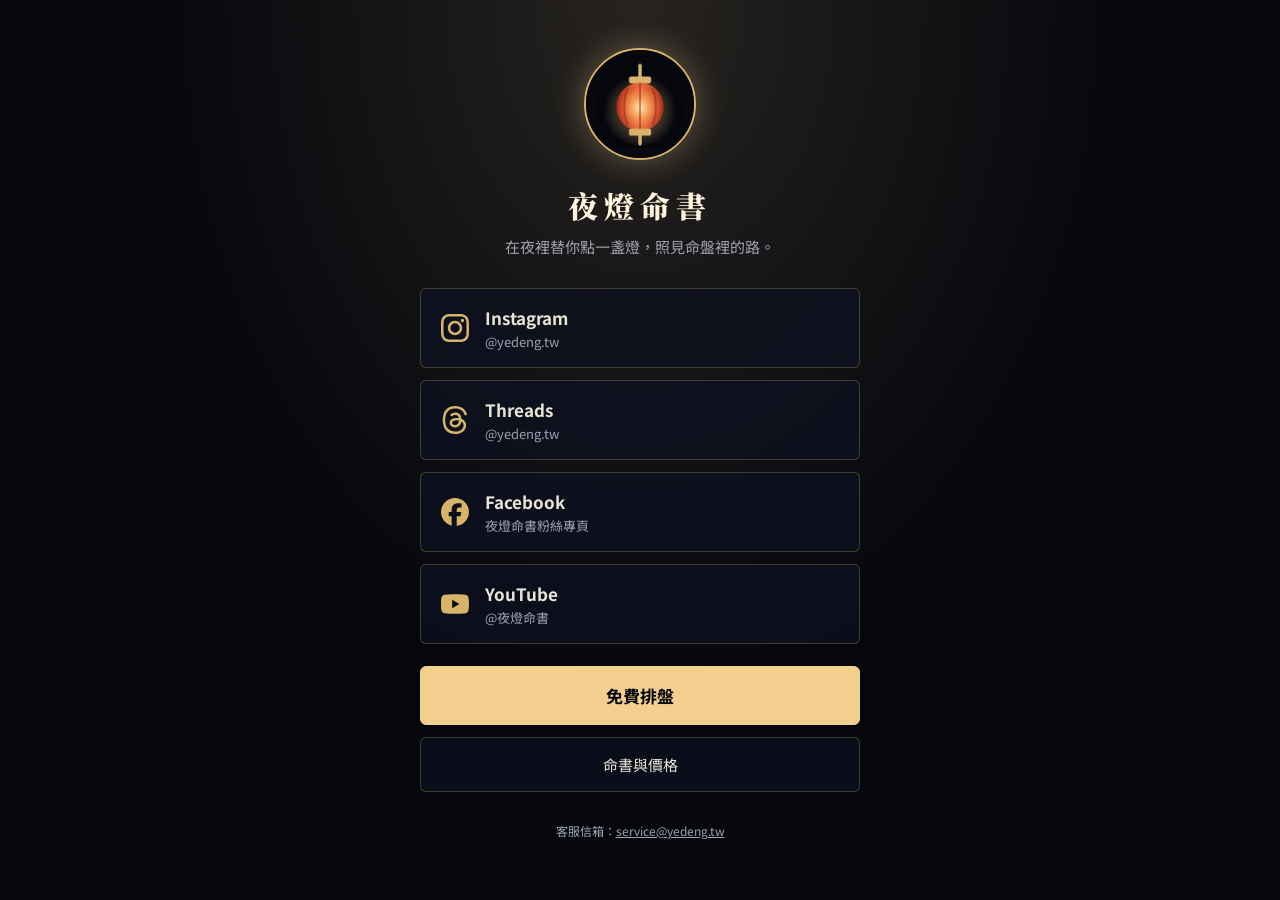
<file: links.html>
<!doctype html>
<html lang="zh-Hant-TW">
<head>
<meta charset="utf-8">
<meta name="viewport" content="width=device-width, initial-scale=1, viewport-fit=cover">
<meta name="description" content="夜燈命書的 Instagram、Threads、Facebook 與官網連結。">
<meta name="theme-color" content="#05070d">
<link rel="icon" href="/favicon.ico" sizes="32x32">
<link rel="icon" href="/favicon.svg" type="image/svg+xml">
<link rel="apple-touch-icon" href="/apple-touch-icon.png">
<title>追蹤夜燈｜夜燈命書</title>
<link rel="preconnect" href="https://fonts.googleapis.com">
<link rel="preconnect" href="https://fonts.gstatic.com" crossorigin>
<link rel="stylesheet" href="https://fonts.googleapis.com/css2?family=Noto+Serif+TC:wght@700;900&family=Noto+Sans+TC:wght@400;500;700&display=swap">
<style>
:root{--night:#05070d;--ink:#0d1220;--lamp:#f2cf8e;--gold:#d8b46a;--paper:#e9e4d6;--mute:#9da1ae;--rule:rgba(216,180,106,.28);color-scheme:dark}
*{box-sizing:border-box;margin:0}
body{min-height:100vh;background:var(--night) radial-gradient(ellipse at 50% 0%,rgba(242,207,142,.14),transparent 55%);color:var(--paper);font-family:"Noto Sans TC","PingFang TC","Microsoft JhengHei",system-ui,sans-serif;display:flex;justify-content:center;padding:48px 16px 40px}
.wrap{width:100%;max-width:440px;text-align:center}
.av{width:112px;height:112px;border-radius:50%;object-fit:cover;border:2px solid var(--gold);box-shadow:0 0 32px rgba(242,207,142,.35)}
h1{font-family:"Noto Serif TC",serif;font-weight:900;font-size:30px;letter-spacing:.2em;margin:18px 0 6px;color:#fff4dc}
.lead{color:var(--mute);font-size:15px;line-height:1.8;margin-bottom:28px}
.btn{display:flex;align-items:center;gap:16px;text-align:left;padding:16px 20px;margin-bottom:12px;border:1px solid var(--rule);border-radius:6px;background:rgba(13,18,32,.75);color:var(--paper);text-decoration:none;transition:border-color .2s,background .2s}
.btn:hover,.btn:focus-visible{border-color:var(--gold);background:rgba(216,180,106,.08)}
.btn svg{width:28px;height:28px;fill:var(--gold);flex:none}
.btn b{display:block;font-size:17px}
.btn small{display:block;color:var(--mute);font-size:13px;margin-top:2px}
.main{background:var(--lamp);border-color:var(--lamp);color:var(--night);justify-content:center;font-weight:700;font-size:17px;margin-top:22px}
.main:hover,.main:focus-visible{background:#ffe0a6;border-color:#ffe0a6}
.sub{justify-content:center;font-size:15px}
.foot{margin-top:30px;font-size:12px;color:var(--mute)}
.foot a{color:var(--mute)}
</style>
</head>
<body>
<main class="wrap">
<img class="av" src="/img/avatar.webp" alt="" width="112" height="112">
<h1>夜燈命書</h1>
<p class="lead">在夜裡替你點一盞燈，照見命盤裡的路。</p>
<a class="btn" href="https://www.instagram.com/yedeng.tw/" target="_blank" rel="noopener"><svg viewBox="0 0 24 24" aria-hidden="true"><path d="M7.0301.084c-1.2768.0602-2.1487.264-2.911.5634-.7888.3075-1.4575.72-2.1228 1.3877-.6652.6677-1.075 1.3368-1.3802 2.127-.2954.7638-.4956 1.6365-.552 2.914-.0564 1.2775-.0689 1.6882-.0626 4.947.0062 3.2586.0206 3.6671.0825 4.9473.061 1.2765.264 2.1482.5635 2.9107.308.7889.72 1.4573 1.388 2.1228.6679.6655 1.3365 1.0743 2.1285 1.38.7632.295 1.6361.4961 2.9134.552 1.2773.056 1.6884.069 4.9462.0627 3.2578-.0062 3.668-.0207 4.9478-.0814 1.28-.0607 2.147-.2652 2.9098-.5633.7889-.3086 1.4578-.72 2.1228-1.3881.665-.6682 1.0745-1.3378 1.3795-2.1284.2957-.7632.4966-1.636.552-2.9124.056-1.2809.0692-1.6898.063-4.948-.0063-3.2583-.021-3.6668-.0817-4.9465-.0607-1.2797-.264-2.1487-.5633-2.9117-.3084-.7889-.72-1.4568-1.3876-2.1228C21.2982 1.33 20.628.9208 19.8378.6165 19.074.321 18.2017.1197 16.9244.0645 15.6471.0093 15.236-.005 11.977.0014 8.718.0076 8.31.0215 7.0301.0839m.1402 21.6932c-1.17-.0509-1.8053-.2453-2.2287-.408-.5606-.216-.96-.4771-1.3819-.895-.422-.4178-.6811-.8186-.9-1.378-.1644-.4234-.3624-1.058-.4171-2.228-.0595-1.2645-.072-1.6442-.079-4.848-.007-3.2037.0053-3.583.0607-4.848.05-1.169.2456-1.805.408-2.2282.216-.5613.4762-.96.895-1.3816.4188-.4217.8184-.6814 1.3783-.9003.423-.1651 1.0575-.3614 2.227-.4171 1.2655-.06 1.6447-.072 4.848-.079 3.2033-.007 3.5835.005 4.8495.0608 1.169.0508 1.8053.2445 2.228.408.5608.216.96.4754 1.3816.895.4217.4194.6816.8176.9005 1.3787.1653.4217.3617 1.056.4169 2.2263.0602 1.2655.0739 1.645.0796 4.848.0058 3.203-.0055 3.5834-.061 4.848-.051 1.17-.245 1.8055-.408 2.2294-.216.5604-.4763.96-.8954 1.3814-.419.4215-.8181.6811-1.3783.9-.4224.1649-1.0577.3617-2.2262.4174-1.2656.0595-1.6448.072-4.8493.079-3.2045.007-3.5825-.006-4.848-.0608M16.953 5.5864A1.44 1.44 0 1 0 18.39 4.144a1.44 1.44 0 0 0-1.437 1.4424M5.8385 12.012c.0067 3.4032 2.7706 6.1557 6.173 6.1493 3.4026-.0065 6.157-2.7701 6.1506-6.1733-.0065-3.4032-2.771-6.1565-6.174-6.1498-3.403.0067-6.156 2.771-6.1496 6.1738M8 12.0077a4 4 0 1 1 4.008 3.9921A3.9996 3.9996 0 0 1 8 12.0077"/></svg><span><b>Instagram</b><small>@yedeng.tw</small></span></a><a class="btn" href="https://www.threads.com/@yedeng.tw" target="_blank" rel="noopener"><svg viewBox="0 0 24 24" aria-hidden="true"><path d="M12.186 24h-.007c-3.581-.024-6.334-1.205-8.184-3.509C2.35 18.44 1.5 15.586 1.472 12.01v-.017c.03-3.579.879-6.43 2.525-8.482C5.845 1.205 8.6.024 12.18 0h.014c2.746.02 5.043.725 6.826 2.098 1.677 1.29 2.858 3.13 3.509 5.467l-2.04.569c-1.104-3.96-3.898-5.984-8.304-6.015-2.91.022-5.11.936-6.54 2.717C4.307 6.504 3.616 8.914 3.589 12c.027 3.086.718 5.496 2.057 7.164 1.43 1.783 3.631 2.698 6.54 2.717 2.623-.02 4.358-.631 5.8-2.045 1.647-1.613 1.618-3.593 1.09-4.798-.31-.71-.873-1.3-1.634-1.75-.192 1.352-.622 2.446-1.284 3.272-.886 1.102-2.14 1.704-3.73 1.79-1.202.065-2.361-.218-3.259-.801-1.063-.689-1.685-1.74-1.752-2.964-.065-1.19.408-2.285 1.33-3.082.88-.76 2.119-1.207 3.583-1.291a13.853 13.853 0 0 1 3.02.142c-.126-.742-.375-1.332-.75-1.757-.513-.586-1.308-.883-2.359-.89h-.029c-.844 0-1.992.232-2.721 1.32L7.734 7.847c.98-1.454 2.568-2.256 4.478-2.256h.044c3.194.02 5.097 1.975 5.287 5.388.108.046.216.094.321.142 1.49.7 2.58 1.761 3.154 3.07.797 1.82.871 4.79-1.548 7.158-1.85 1.81-4.094 2.628-7.277 2.65Zm1.003-11.69c-.242 0-.487.007-.739.021-1.836.103-2.98.946-2.916 2.143.067 1.256 1.452 1.839 2.784 1.767 1.224-.065 2.818-.543 3.086-3.71a10.5 10.5 0 0 0-2.215-.221z"/></svg><span><b>Threads</b><small>@yedeng.tw</small></span></a><a class="btn" href="https://www.facebook.com/profile.php?id=61596765146425" target="_blank" rel="noopener"><svg viewBox="0 0 24 24" aria-hidden="true"><path d="M9.101 23.691v-7.98H6.627v-3.667h2.474v-1.58c0-4.085 1.848-5.978 5.858-5.978.401 0 .955.042 1.468.103a8.68 8.68 0 0 1 1.141.195v3.325a8.623 8.623 0 0 0-.653-.036 26.805 26.805 0 0 0-.733-.009c-.707 0-1.259.096-1.675.309a1.686 1.686 0 0 0-.679.622c-.258.42-.374.995-.374 1.752v1.297h3.919l-.386 2.103-.287 1.564h-3.246v8.245C19.396 23.238 24 18.179 24 12.044c0-6.627-5.373-12-12-12s-12 5.373-12 12c0 5.628 3.874 10.35 9.101 11.647Z"/></svg><span><b>Facebook</b><small>夜燈命書粉絲專頁</small></span></a><a class="btn" href="https://www.youtube.com/@%E5%A4%9C%E7%87%88%E5%91%BD%E6%9B%B8" target="_blank" rel="noopener"><svg viewBox="0 0 24 24" aria-hidden="true"><path d="M23.498 6.186a3.016 3.016 0 0 0-2.122-2.136C19.505 3.545 12 3.545 12 3.545s-7.505 0-9.377.505A3.017 3.017 0 0 0 .502 6.186C0 8.07 0 12 0 12s0 3.93.502 5.814a3.016 3.016 0 0 0 2.122 2.136c1.871.505 9.376.505 9.376.505s7.505 0 9.377-.505a3.015 3.015 0 0 0 2.122-2.136C24 15.93 24 12 24 12s0-3.93-.502-5.814zM9.545 15.568V8.432L15.818 12l-6.273 3.568z"/></svg><span><b>YouTube</b><small>@夜燈命書</small></span></a>
<a class="btn main" href="/start.html">免費排盤</a>
<a class="btn sub" href="/">命書與價格</a>
<p class="foot">客服信箱：<a href="mailto:service@yedeng.tw">service@yedeng.tw</a></p>
</main>
</body>
</html>
</file>
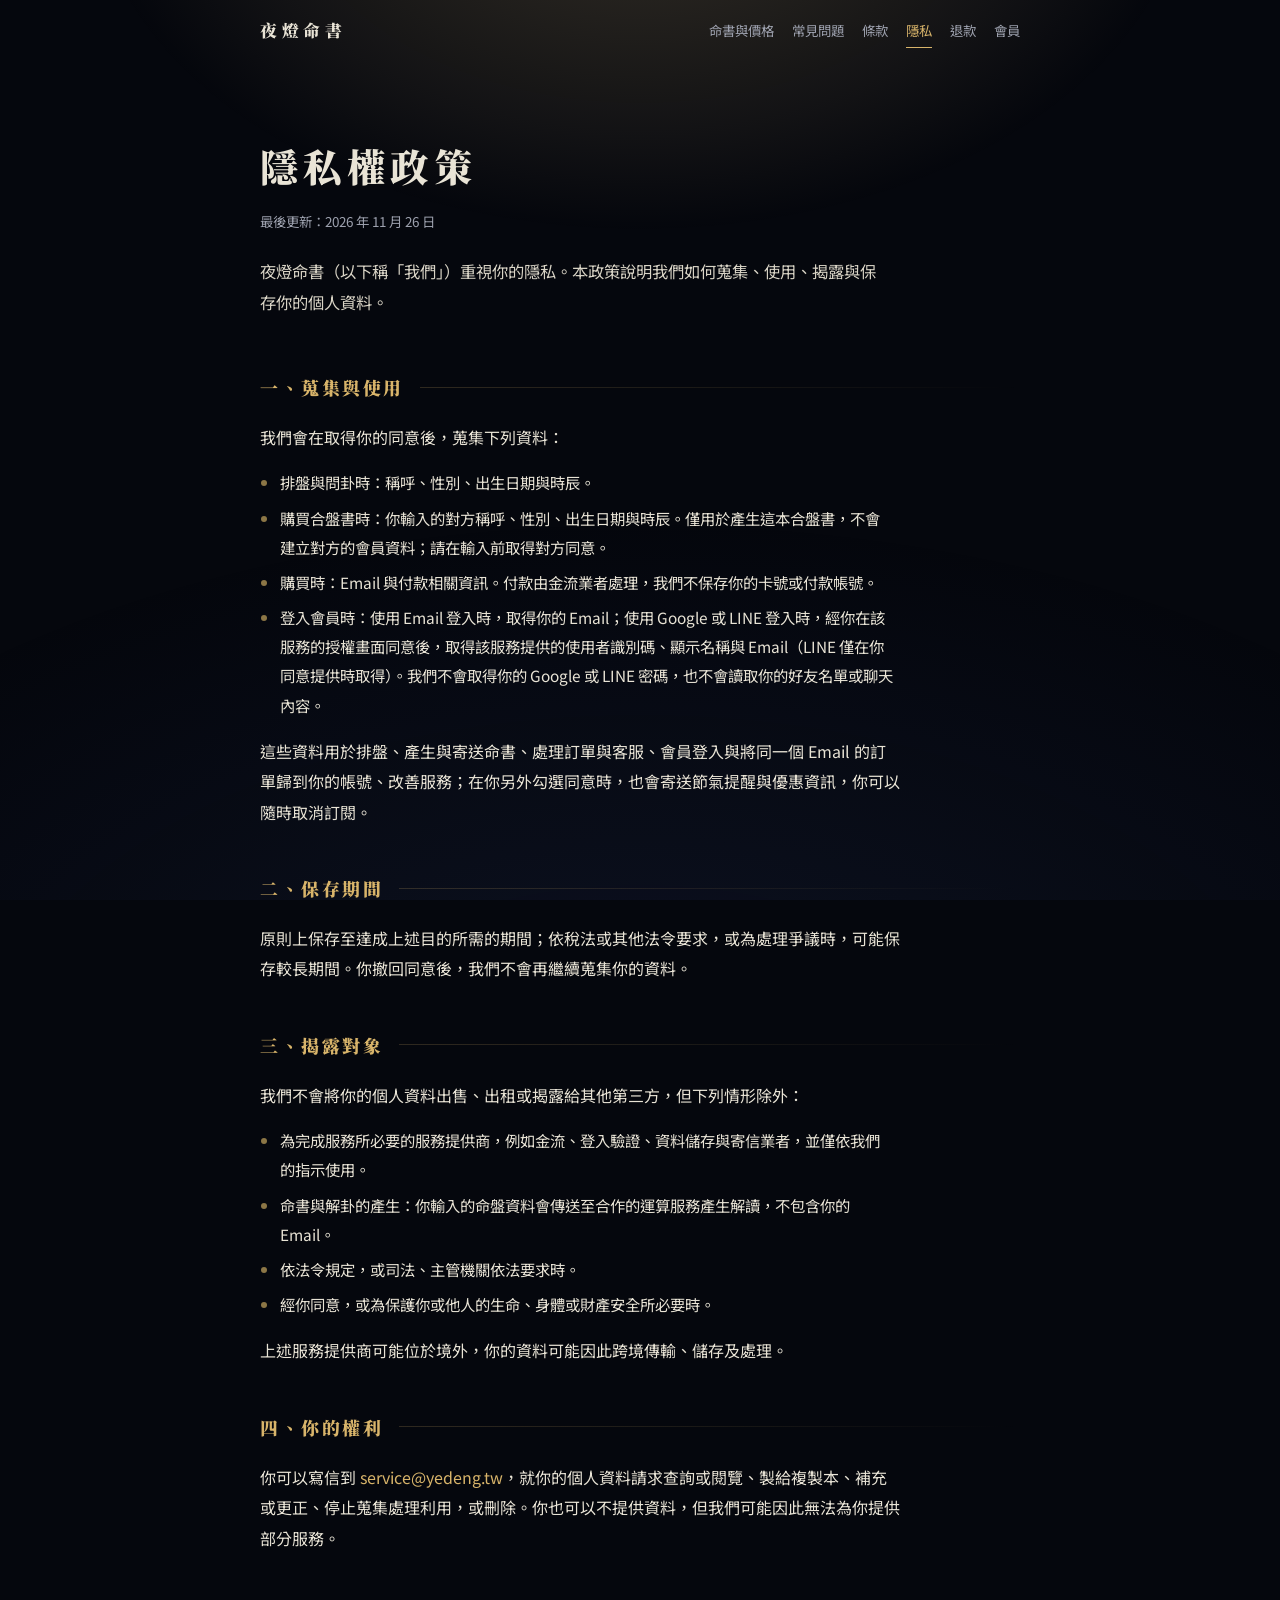
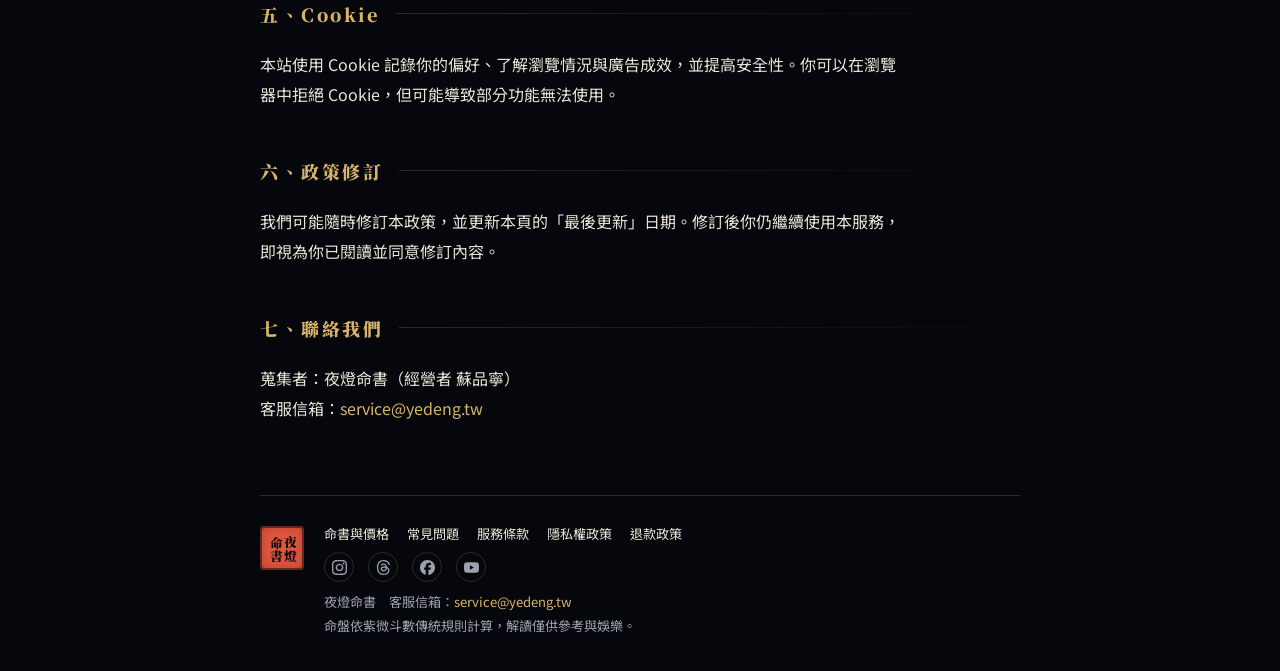
<file: privacy.html>
<!doctype html>
<html lang="zh-Hant-TW">
<head>
<meta charset="utf-8">
<meta name="viewport" content="width=device-width, initial-scale=1, viewport-fit=cover">
<meta name="description" content="夜燈命書如何蒐集、使用與保護你的生辰與個人資料。">
<meta name="theme-color" content="#05070d">
<link rel="icon" href="/favicon.ico" sizes="32x32">
<link rel="icon" href="/favicon.svg" type="image/svg+xml">
<link rel="apple-touch-icon" href="/apple-touch-icon.png">
<link rel="manifest" href="/site.webmanifest">
<title>隱私權政策｜夜燈命書</title>
<link rel="preconnect" href="https://fonts.googleapis.com">
<link rel="preconnect" href="https://fonts.gstatic.com" crossorigin>
<link rel="stylesheet" href="https://fonts.googleapis.com/css2?family=Noto+Serif+TC:wght@700;900&family=Noto+Sans+TC:wght@400;500;700&family=LXGW+WenKai+TC:wght@700&display=swap">
<link rel="stylesheet" href="legal.css">
</head>
<body>
<header class="top"><a class="brand" href="/">夜燈命書</a>
<nav class="nav" aria-label="主選單"><a href="/">命書與價格</a><a href="faq.html">常見問題</a><a href="terms.html">條款</a><a href="privacy.html" aria-current="page">隱私</a><a href="refund.html">退款</a><a href="account.html">會員</a></nav></header>
<main class="doc">
<div class="doc-head"><h1>隱私權政策</h1><p class="updated">最後更新：2026 年 11 月 26 日</p><p class="lead">夜燈命書（以下稱「我們」）重視你的隱私。本政策說明我們如何蒐集、使用、揭露與保存你的個人資料。</p></div>
<h2>一、蒐集與使用</h2>
<p>我們會在取得你的同意後，蒐集下列資料：</p>
<ul>
<li>排盤與問卦時：稱呼、性別、出生日期與時辰。</li>
<li>購買合盤書時：你輸入的對方稱呼、性別、出生日期與時辰。僅用於產生這本合盤書，不會建立對方的會員資料；請在輸入前取得對方同意。</li>
<li>購買時：Email 與付款相關資訊。付款由金流業者處理，我們不保存你的卡號或付款帳號。</li>
<li>登入會員時：使用 Email 登入時，取得你的 Email；使用 Google 或 LINE 登入時，經你在該服務的授權畫面同意後，取得該服務提供的使用者識別碼、顯示名稱與 Email（LINE 僅在你同意提供時取得）。我們不會取得你的 Google 或 LINE 密碼，也不會讀取你的好友名單或聊天內容。</li>
</ul>
<p>這些資料用於排盤、產生與寄送命書、處理訂單與客服、會員登入與將同一個 Email 的訂單歸到你的帳號、改善服務；在你另外勾選同意時，也會寄送節氣提醒與優惠資訊，你可以隨時取消訂閱。</p>
<h2>二、保存期間</h2>
<p>原則上保存至達成上述目的所需的期間；依稅法或其他法令要求，或為處理爭議時，可能保存較長期間。你撤回同意後，我們不會再繼續蒐集你的資料。</p>
<h2>三、揭露對象</h2>
<p>我們不會將你的個人資料出售、出租或揭露給其他第三方，但下列情形除外：</p>
<ul>
<li>為完成服務所必要的服務提供商，例如金流、登入驗證、資料儲存與寄信業者，並僅依我們的指示使用。</li>
<li>命書與解卦的產生：你輸入的命盤資料會傳送至合作的運算服務產生解讀，不包含你的 Email。</li>
<li>依法令規定，或司法、主管機關依法要求時。</li>
<li>經你同意，或為保護你或他人的生命、身體或財產安全所必要時。</li>
</ul>
<p>上述服務提供商可能位於境外，你的資料可能因此跨境傳輸、儲存及處理。</p>
<h2>四、你的權利</h2>
<p>你可以寫信到 <span class="mail">service@yedeng.tw</span>，就你的個人資料請求查詢或閱覽、製給複製本、補充或更正、停止蒐集處理利用，或刪除。你也可以不提供資料，但我們可能因此無法為你提供部分服務。</p>
<h2>五、Cookie</h2>
<p>本站使用 Cookie 記錄你的偏好、了解瀏覽情況與廣告成效，並提高安全性。你可以在瀏覽器中拒絕 Cookie，但可能導致部分功能無法使用。</p>
<h2>六、政策修訂</h2>
<p>我們可能隨時修訂本政策，並更新本頁的「最後更新」日期。修訂後你仍繼續使用本服務，即視為你已閱讀並同意修訂內容。</p>
<h2>七、聯絡我們</h2>
<p>蒐集者：夜燈命書（經營者 蘇品寧）<br>客服信箱：<span class="mail">service@yedeng.tw</span></p>
</main>
<footer>
<span class="seal" aria-hidden="true"><span>夜燈</span><span>命書</span></span>
<div>
<nav aria-label="網站資訊"><a href="/">命書與價格</a><a href="faq.html">常見問題</a><a href="terms.html">服務條款</a><a href="privacy.html">隱私權政策</a><a href="refund.html">退款政策</a></nav>
<div class="social"><a href="https://www.instagram.com/yedeng.tw/" target="_blank" rel="noopener" aria-label="夜燈命書 Instagram" title="Instagram"><svg viewBox="0 0 24 24" aria-hidden="true"><path d="M7.0301.084c-1.2768.0602-2.1487.264-2.911.5634-.7888.3075-1.4575.72-2.1228 1.3877-.6652.6677-1.075 1.3368-1.3802 2.127-.2954.7638-.4956 1.6365-.552 2.914-.0564 1.2775-.0689 1.6882-.0626 4.947.0062 3.2586.0206 3.6671.0825 4.9473.061 1.2765.264 2.1482.5635 2.9107.308.7889.72 1.4573 1.388 2.1228.6679.6655 1.3365 1.0743 2.1285 1.38.7632.295 1.6361.4961 2.9134.552 1.2773.056 1.6884.069 4.9462.0627 3.2578-.0062 3.668-.0207 4.9478-.0814 1.28-.0607 2.147-.2652 2.9098-.5633.7889-.3086 1.4578-.72 2.1228-1.3881.665-.6682 1.0745-1.3378 1.3795-2.1284.2957-.7632.4966-1.636.552-2.9124.056-1.2809.0692-1.6898.063-4.948-.0063-3.2583-.021-3.6668-.0817-4.9465-.0607-1.2797-.264-2.1487-.5633-2.9117-.3084-.7889-.72-1.4568-1.3876-2.1228C21.2982 1.33 20.628.9208 19.8378.6165 19.074.321 18.2017.1197 16.9244.0645 15.6471.0093 15.236-.005 11.977.0014 8.718.0076 8.31.0215 7.0301.0839m.1402 21.6932c-1.17-.0509-1.8053-.2453-2.2287-.408-.5606-.216-.96-.4771-1.3819-.895-.422-.4178-.6811-.8186-.9-1.378-.1644-.4234-.3624-1.058-.4171-2.228-.0595-1.2645-.072-1.6442-.079-4.848-.007-3.2037.0053-3.583.0607-4.848.05-1.169.2456-1.805.408-2.2282.216-.5613.4762-.96.895-1.3816.4188-.4217.8184-.6814 1.3783-.9003.423-.1651 1.0575-.3614 2.227-.4171 1.2655-.06 1.6447-.072 4.848-.079 3.2033-.007 3.5835.005 4.8495.0608 1.169.0508 1.8053.2445 2.228.408.5608.216.96.4754 1.3816.895.4217.4194.6816.8176.9005 1.3787.1653.4217.3617 1.056.4169 2.2263.0602 1.2655.0739 1.645.0796 4.848.0058 3.203-.0055 3.5834-.061 4.848-.051 1.17-.245 1.8055-.408 2.2294-.216.5604-.4763.96-.8954 1.3814-.419.4215-.8181.6811-1.3783.9-.4224.1649-1.0577.3617-2.2262.4174-1.2656.0595-1.6448.072-4.8493.079-3.2045.007-3.5825-.006-4.848-.0608M16.953 5.5864A1.44 1.44 0 1 0 18.39 4.144a1.44 1.44 0 0 0-1.437 1.4424M5.8385 12.012c.0067 3.4032 2.7706 6.1557 6.173 6.1493 3.4026-.0065 6.157-2.7701 6.1506-6.1733-.0065-3.4032-2.771-6.1565-6.174-6.1498-3.403.0067-6.156 2.771-6.1496 6.1738M8 12.0077a4 4 0 1 1 4.008 3.9921A3.9996 3.9996 0 0 1 8 12.0077"/></svg></a><a href="https://www.threads.com/@yedeng.tw" target="_blank" rel="noopener" aria-label="夜燈命書 Threads" title="Threads"><svg viewBox="0 0 24 24" aria-hidden="true"><path d="M12.186 24h-.007c-3.581-.024-6.334-1.205-8.184-3.509C2.35 18.44 1.5 15.586 1.472 12.01v-.017c.03-3.579.879-6.43 2.525-8.482C5.845 1.205 8.6.024 12.18 0h.014c2.746.02 5.043.725 6.826 2.098 1.677 1.29 2.858 3.13 3.509 5.467l-2.04.569c-1.104-3.96-3.898-5.984-8.304-6.015-2.91.022-5.11.936-6.54 2.717C4.307 6.504 3.616 8.914 3.589 12c.027 3.086.718 5.496 2.057 7.164 1.43 1.783 3.631 2.698 6.54 2.717 2.623-.02 4.358-.631 5.8-2.045 1.647-1.613 1.618-3.593 1.09-4.798-.31-.71-.873-1.3-1.634-1.75-.192 1.352-.622 2.446-1.284 3.272-.886 1.102-2.14 1.704-3.73 1.79-1.202.065-2.361-.218-3.259-.801-1.063-.689-1.685-1.74-1.752-2.964-.065-1.19.408-2.285 1.33-3.082.88-.76 2.119-1.207 3.583-1.291a13.853 13.853 0 0 1 3.02.142c-.126-.742-.375-1.332-.75-1.757-.513-.586-1.308-.883-2.359-.89h-.029c-.844 0-1.992.232-2.721 1.32L7.734 7.847c.98-1.454 2.568-2.256 4.478-2.256h.044c3.194.02 5.097 1.975 5.287 5.388.108.046.216.094.321.142 1.49.7 2.58 1.761 3.154 3.07.797 1.82.871 4.79-1.548 7.158-1.85 1.81-4.094 2.628-7.277 2.65Zm1.003-11.69c-.242 0-.487.007-.739.021-1.836.103-2.98.946-2.916 2.143.067 1.256 1.452 1.839 2.784 1.767 1.224-.065 2.818-.543 3.086-3.71a10.5 10.5 0 0 0-2.215-.221z"/></svg></a><a href="https://www.facebook.com/profile.php?id=61596765146425" target="_blank" rel="noopener" aria-label="夜燈命書 Facebook" title="Facebook"><svg viewBox="0 0 24 24" aria-hidden="true"><path d="M9.101 23.691v-7.98H6.627v-3.667h2.474v-1.58c0-4.085 1.848-5.978 5.858-5.978.401 0 .955.042 1.468.103a8.68 8.68 0 0 1 1.141.195v3.325a8.623 8.623 0 0 0-.653-.036 26.805 26.805 0 0 0-.733-.009c-.707 0-1.259.096-1.675.309a1.686 1.686 0 0 0-.679.622c-.258.42-.374.995-.374 1.752v1.297h3.919l-.386 2.103-.287 1.564h-3.246v8.245C19.396 23.238 24 18.179 24 12.044c0-6.627-5.373-12-12-12s-12 5.373-12 12c0 5.628 3.874 10.35 9.101 11.647Z"/></svg></a><a href="https://www.youtube.com/@%E5%A4%9C%E7%87%88%E5%91%BD%E6%9B%B8" target="_blank" rel="noopener" aria-label="夜燈命書 YouTube" title="YouTube"><svg viewBox="0 0 24 24" aria-hidden="true"><path d="M23.498 6.186a3.016 3.016 0 0 0-2.122-2.136C19.505 3.545 12 3.545 12 3.545s-7.505 0-9.377.505A3.017 3.017 0 0 0 .502 6.186C0 8.07 0 12 0 12s0 3.93.502 5.814a3.016 3.016 0 0 0 2.122 2.136c1.871.505 9.376.505 9.376.505s7.505 0 9.377-.505a3.015 3.015 0 0 0 2.122-2.136C24 15.93 24 12 24 12s0-3.93-.502-5.814zM9.545 15.568V8.432L15.818 12l-6.273 3.568z"/></svg></a></div>
<p>夜燈命書　客服信箱：<span class="mail">service@yedeng.tw</span></p>
<p>命盤依紫微斗數傳統規則計算，解讀僅供參考與娛樂。</p>
</div>
</footer>
</body>
</html>
</file>
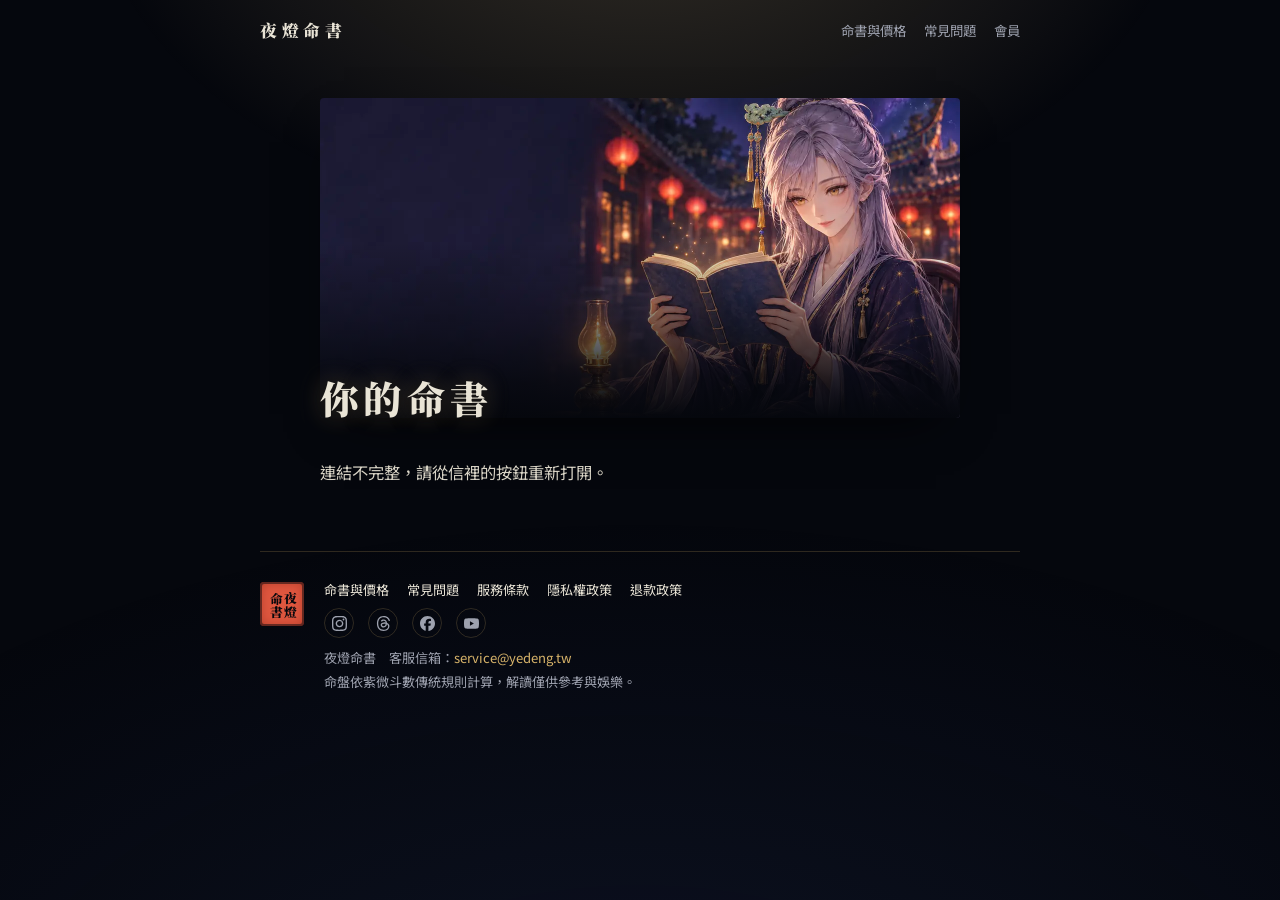
<file: r.html>
<!doctype html>
<html lang="zh-Hant-TW">
<head>
<meta charset="utf-8">
<meta name="viewport" content="width=device-width, initial-scale=1, viewport-fit=cover">
<meta name="description" content="夜燈命書閱讀頁。">
<meta name="theme-color" content="#05070d">
<meta name="robots" content="noindex">
<link rel="icon" href="/favicon.ico" sizes="32x32">
<link rel="icon" href="/favicon.svg" type="image/svg+xml">
<link rel="apple-touch-icon" href="/apple-touch-icon.png">
<link rel="manifest" href="/site.webmanifest">
<title>我的命書｜夜燈命書</title>
<link rel="preconnect" href="https://fonts.googleapis.com">
<link rel="preconnect" href="https://fonts.gstatic.com" crossorigin>
<link rel="stylesheet" href="https://fonts.googleapis.com/css2?family=Noto+Serif+TC:wght@700;900&family=Noto+Sans+TC:wght@400;500;700&family=LXGW+WenKai+TC:wght@700&display=swap">
<link rel="stylesheet" href="legal.css">
<link rel="stylesheet" href="app.css">
</head>
<body class="app">
<header class="top"><a class="brand" href="/">夜燈命書</a>
<nav class="nav" aria-label="主選單"><a href="/">命書與價格</a><a href="faq.html">常見問題</a><a href="account.html">會員</a></nav></header>
<main class="doc">

<figure class="scene"><img src="img/book.webp" alt="在燈下翻閱命書的引路人" width="1280" height="850" decoding="async" fetchpriority="high"></figure>
<div class="doc-head"><h1 id="title">你的命書</h1><p class="lead" id="lead">打開中…</p></div>
<section class="panel" id="ready" hidden>
<div class="stack"><a class="btn primary" id="b-open" target="_blank" rel="noopener">閱讀命書（PDF）</a><a class="btn ghost" id="b-dl">下載保存</a></div>
<p class="msg">下載連結 10 分鐘內有效，過期重新整理這一頁就好。這個頁面的網址只屬於你，請不要公開分享。</p>
</section>
<section class="panel" id="more" hidden><h2>還有想問的事？</h2><p class="msg">讀完之後如果有特別在意的事，可以<a href="account.html">登入會員</a>使用追問。</p></section>
</main>
<footer>
<span class="seal" aria-hidden="true"><span>夜燈</span><span>命書</span></span>
<div>
<nav aria-label="網站資訊"><a href="/">命書與價格</a><a href="faq.html">常見問題</a><a href="terms.html">服務條款</a><a href="privacy.html">隱私權政策</a><a href="refund.html">退款政策</a></nav>
<div class="social"><a href="https://www.instagram.com/yedeng.tw/" target="_blank" rel="noopener" aria-label="夜燈命書 Instagram" title="Instagram"><svg viewBox="0 0 24 24" aria-hidden="true"><path d="M7.0301.084c-1.2768.0602-2.1487.264-2.911.5634-.7888.3075-1.4575.72-2.1228 1.3877-.6652.6677-1.075 1.3368-1.3802 2.127-.2954.7638-.4956 1.6365-.552 2.914-.0564 1.2775-.0689 1.6882-.0626 4.947.0062 3.2586.0206 3.6671.0825 4.9473.061 1.2765.264 2.1482.5635 2.9107.308.7889.72 1.4573 1.388 2.1228.6679.6655 1.3365 1.0743 2.1285 1.38.7632.295 1.6361.4961 2.9134.552 1.2773.056 1.6884.069 4.9462.0627 3.2578-.0062 3.668-.0207 4.9478-.0814 1.28-.0607 2.147-.2652 2.9098-.5633.7889-.3086 1.4578-.72 2.1228-1.3881.665-.6682 1.0745-1.3378 1.3795-2.1284.2957-.7632.4966-1.636.552-2.9124.056-1.2809.0692-1.6898.063-4.948-.0063-3.2583-.021-3.6668-.0817-4.9465-.0607-1.2797-.264-2.1487-.5633-2.9117-.3084-.7889-.72-1.4568-1.3876-2.1228C21.2982 1.33 20.628.9208 19.8378.6165 19.074.321 18.2017.1197 16.9244.0645 15.6471.0093 15.236-.005 11.977.0014 8.718.0076 8.31.0215 7.0301.0839m.1402 21.6932c-1.17-.0509-1.8053-.2453-2.2287-.408-.5606-.216-.96-.4771-1.3819-.895-.422-.4178-.6811-.8186-.9-1.378-.1644-.4234-.3624-1.058-.4171-2.228-.0595-1.2645-.072-1.6442-.079-4.848-.007-3.2037.0053-3.583.0607-4.848.05-1.169.2456-1.805.408-2.2282.216-.5613.4762-.96.895-1.3816.4188-.4217.8184-.6814 1.3783-.9003.423-.1651 1.0575-.3614 2.227-.4171 1.2655-.06 1.6447-.072 4.848-.079 3.2033-.007 3.5835.005 4.8495.0608 1.169.0508 1.8053.2445 2.228.408.5608.216.96.4754 1.3816.895.4217.4194.6816.8176.9005 1.3787.1653.4217.3617 1.056.4169 2.2263.0602 1.2655.0739 1.645.0796 4.848.0058 3.203-.0055 3.5834-.061 4.848-.051 1.17-.245 1.8055-.408 2.2294-.216.5604-.4763.96-.8954 1.3814-.419.4215-.8181.6811-1.3783.9-.4224.1649-1.0577.3617-2.2262.4174-1.2656.0595-1.6448.072-4.8493.079-3.2045.007-3.5825-.006-4.848-.0608M16.953 5.5864A1.44 1.44 0 1 0 18.39 4.144a1.44 1.44 0 0 0-1.437 1.4424M5.8385 12.012c.0067 3.4032 2.7706 6.1557 6.173 6.1493 3.4026-.0065 6.157-2.7701 6.1506-6.1733-.0065-3.4032-2.771-6.1565-6.174-6.1498-3.403.0067-6.156 2.771-6.1496 6.1738M8 12.0077a4 4 0 1 1 4.008 3.9921A3.9996 3.9996 0 0 1 8 12.0077"/></svg></a><a href="https://www.threads.com/@yedeng.tw" target="_blank" rel="noopener" aria-label="夜燈命書 Threads" title="Threads"><svg viewBox="0 0 24 24" aria-hidden="true"><path d="M12.186 24h-.007c-3.581-.024-6.334-1.205-8.184-3.509C2.35 18.44 1.5 15.586 1.472 12.01v-.017c.03-3.579.879-6.43 2.525-8.482C5.845 1.205 8.6.024 12.18 0h.014c2.746.02 5.043.725 6.826 2.098 1.677 1.29 2.858 3.13 3.509 5.467l-2.04.569c-1.104-3.96-3.898-5.984-8.304-6.015-2.91.022-5.11.936-6.54 2.717C4.307 6.504 3.616 8.914 3.589 12c.027 3.086.718 5.496 2.057 7.164 1.43 1.783 3.631 2.698 6.54 2.717 2.623-.02 4.358-.631 5.8-2.045 1.647-1.613 1.618-3.593 1.09-4.798-.31-.71-.873-1.3-1.634-1.75-.192 1.352-.622 2.446-1.284 3.272-.886 1.102-2.14 1.704-3.73 1.79-1.202.065-2.361-.218-3.259-.801-1.063-.689-1.685-1.74-1.752-2.964-.065-1.19.408-2.285 1.33-3.082.88-.76 2.119-1.207 3.583-1.291a13.853 13.853 0 0 1 3.02.142c-.126-.742-.375-1.332-.75-1.757-.513-.586-1.308-.883-2.359-.89h-.029c-.844 0-1.992.232-2.721 1.32L7.734 7.847c.98-1.454 2.568-2.256 4.478-2.256h.044c3.194.02 5.097 1.975 5.287 5.388.108.046.216.094.321.142 1.49.7 2.58 1.761 3.154 3.07.797 1.82.871 4.79-1.548 7.158-1.85 1.81-4.094 2.628-7.277 2.65Zm1.003-11.69c-.242 0-.487.007-.739.021-1.836.103-2.98.946-2.916 2.143.067 1.256 1.452 1.839 2.784 1.767 1.224-.065 2.818-.543 3.086-3.71a10.5 10.5 0 0 0-2.215-.221z"/></svg></a><a href="https://www.facebook.com/profile.php?id=61596765146425" target="_blank" rel="noopener" aria-label="夜燈命書 Facebook" title="Facebook"><svg viewBox="0 0 24 24" aria-hidden="true"><path d="M9.101 23.691v-7.98H6.627v-3.667h2.474v-1.58c0-4.085 1.848-5.978 5.858-5.978.401 0 .955.042 1.468.103a8.68 8.68 0 0 1 1.141.195v3.325a8.623 8.623 0 0 0-.653-.036 26.805 26.805 0 0 0-.733-.009c-.707 0-1.259.096-1.675.309a1.686 1.686 0 0 0-.679.622c-.258.42-.374.995-.374 1.752v1.297h3.919l-.386 2.103-.287 1.564h-3.246v8.245C19.396 23.238 24 18.179 24 12.044c0-6.627-5.373-12-12-12s-12 5.373-12 12c0 5.628 3.874 10.35 9.101 11.647Z"/></svg></a><a href="https://www.youtube.com/@%E5%A4%9C%E7%87%88%E5%91%BD%E6%9B%B8" target="_blank" rel="noopener" aria-label="夜燈命書 YouTube" title="YouTube"><svg viewBox="0 0 24 24" aria-hidden="true"><path d="M23.498 6.186a3.016 3.016 0 0 0-2.122-2.136C19.505 3.545 12 3.545 12 3.545s-7.505 0-9.377.505A3.017 3.017 0 0 0 .502 6.186C0 8.07 0 12 0 12s0 3.93.502 5.814a3.016 3.016 0 0 0 2.122 2.136c1.871.505 9.376.505 9.376.505s7.505 0 9.377-.505a3.015 3.015 0 0 0 2.122-2.136C24 15.93 24 12 24 12s0-3.93-.502-5.814zM9.545 15.568V8.432L15.818 12l-6.273 3.568z"/></svg></a></div>
<p>夜燈命書　客服信箱：<span class="mail">service@yedeng.tw</span></p>
<p>命盤依紫微斗數傳統規則計算，解讀僅供參考與娛樂。</p>
</div>
</footer>
<script src="yd.js"></script>
<script>

(function(){
  var $=YD.$, tok=decodeURIComponent((location.hash||"").slice(1));
  if(!tok){$("#lead").textContent="連結不完整，請從信裡的按鈕重新打開。";return;}
  function load(){
    YD.api("/reports/"+encodeURIComponent(tok)).then(function(r){
      if(r.status==="preparing"){$("#lead").innerHTML='<span class="spin"></span> 命書還在產生，完成後這頁會自動更新。';setTimeout(load,8000);return;}
      $("#title").textContent="你的"+r.title; document.title=r.title+"｜夜燈命書";
      $("#lead").textContent=(r["for"]?r["for"]+"的"+r.title+"，":"")+"完成於 "+YD.fmtDate(r.generated_at)+"。";
      $("#b-open").href=r.pdf_url; $("#b-dl").href=r.download_url||r.pdf_url; $("#ready").hidden=false; $("#more").hidden=r.kind==="gua";
    }).catch(function(e){$("#lead").textContent=e.status===404?"這個連結不存在或已經失效。需要協助請寫信到 service@yedeng.tw。":e.message;});
  }
  load();
})();

</script>
</body>
</html>
</file>
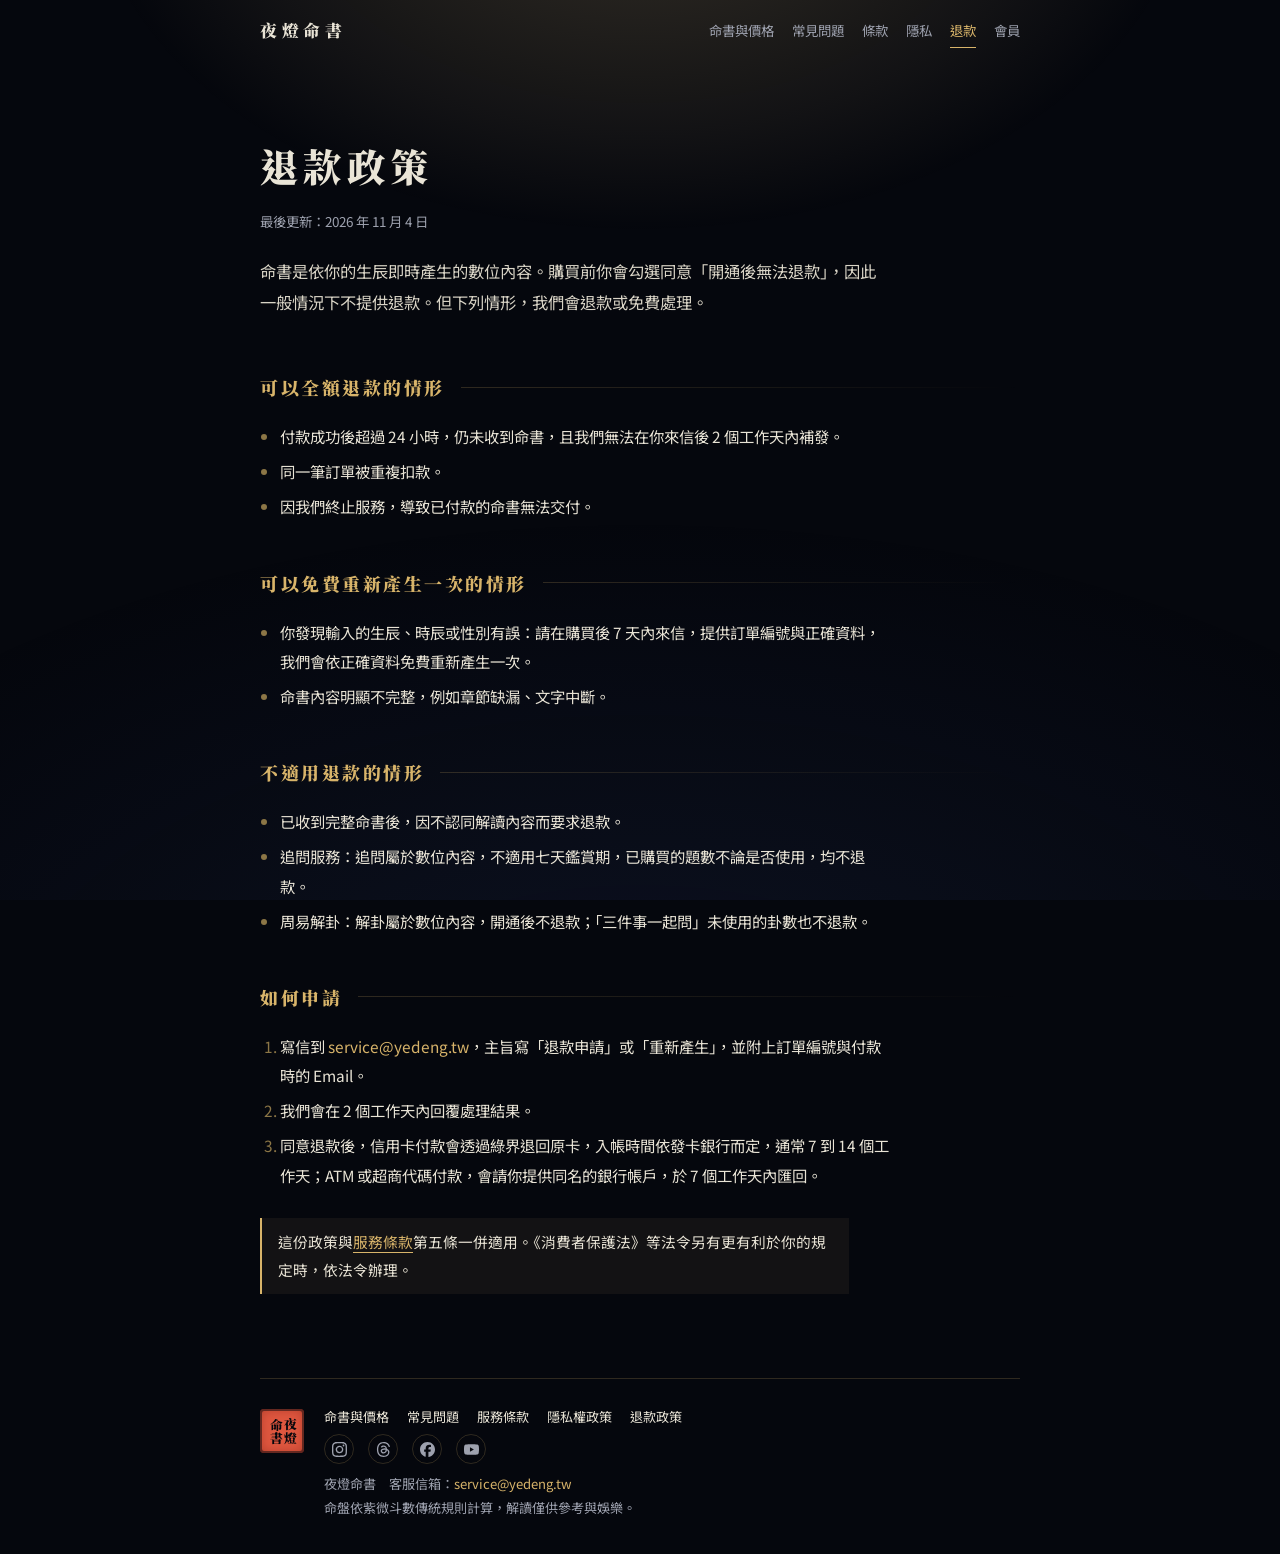
<file: refund.html>
<!doctype html>
<html lang="zh-Hant-TW">
<head>
<meta charset="utf-8">
<meta name="viewport" content="width=device-width, initial-scale=1, viewport-fit=cover">
<meta name="description" content="夜燈命書的退款與重新產生規則。">
<meta name="theme-color" content="#05070d">
<link rel="icon" href="/favicon.ico" sizes="32x32">
<link rel="icon" href="/favicon.svg" type="image/svg+xml">
<link rel="apple-touch-icon" href="/apple-touch-icon.png">
<link rel="manifest" href="/site.webmanifest">
<title>退款政策｜夜燈命書</title>
<link rel="preconnect" href="https://fonts.googleapis.com">
<link rel="preconnect" href="https://fonts.gstatic.com" crossorigin>
<link rel="stylesheet" href="https://fonts.googleapis.com/css2?family=Noto+Serif+TC:wght@700;900&family=Noto+Sans+TC:wght@400;500;700&family=LXGW+WenKai+TC:wght@700&display=swap">
<link rel="stylesheet" href="legal.css">
</head>
<body>
<header class="top"><a class="brand" href="/">夜燈命書</a>
<nav class="nav" aria-label="主選單"><a href="/">命書與價格</a><a href="faq.html">常見問題</a><a href="terms.html">條款</a><a href="privacy.html">隱私</a><a href="refund.html" aria-current="page">退款</a><a href="account.html">會員</a></nav></header>
<main class="doc">
<div class="doc-head"><h1>退款政策</h1><p class="updated">最後更新：2026 年 11 月 4 日</p><p class="lead">命書是依你的生辰即時產生的數位內容。購買前你會勾選同意「開通後無法退款」，因此一般情況下不提供退款。但下列情形，我們會退款或免費處理。</p></div>
<h2>可以全額退款的情形</h2>
<ul>
<li>付款成功後超過 24 小時，仍未收到命書，且我們無法在你來信後 2 個工作天內補發。</li>
<li>同一筆訂單被重複扣款。</li>
<li>因我們終止服務，導致已付款的命書無法交付。</li>
</ul>
<h2>可以免費重新產生一次的情形</h2>
<ul>
<li>你發現輸入的生辰、時辰或性別有誤：請在購買後 7 天內來信，提供訂單編號與正確資料，我們會依正確資料免費重新產生一次。</li>
<li>命書內容明顯不完整，例如章節缺漏、文字中斷。</li>
</ul>
<h2>不適用退款的情形</h2>
<ul>
<li>已收到完整命書後，因不認同解讀內容而要求退款。</li>
<li>追問服務：追問屬於數位內容，不適用七天鑑賞期，已購買的題數不論是否使用，均不退款。</li>
<li>周易解卦：解卦屬於數位內容，開通後不退款；「三件事一起問」未使用的卦數也不退款。</li>
</ul>
<h2>如何申請</h2>
<ol>
<li>寫信到 <span class="mail">service@yedeng.tw</span>，主旨寫「退款申請」或「重新產生」，並附上訂單編號與付款時的 Email。</li>
<li>我們會在 2 個工作天內回覆處理結果。</li>
<li>同意退款後，信用卡付款會透過綠界退回原卡，入帳時間依發卡銀行而定，通常 7 到 14 個工作天；ATM 或超商代碼付款，會請你提供同名的銀行帳戶，於 7 個工作天內匯回。</li>
</ol>
<div class="note">這份政策與<a href="terms.html">服務條款</a>第五條一併適用。《消費者保護法》等法令另有更有利於你的規定時，依法令辦理。</div>
</main>
<footer>
<span class="seal" aria-hidden="true"><span>夜燈</span><span>命書</span></span>
<div>
<nav aria-label="網站資訊"><a href="/">命書與價格</a><a href="faq.html">常見問題</a><a href="terms.html">服務條款</a><a href="privacy.html">隱私權政策</a><a href="refund.html">退款政策</a></nav>
<div class="social"><a href="https://www.instagram.com/yedeng.tw/" target="_blank" rel="noopener" aria-label="夜燈命書 Instagram" title="Instagram"><svg viewBox="0 0 24 24" aria-hidden="true"><path d="M7.0301.084c-1.2768.0602-2.1487.264-2.911.5634-.7888.3075-1.4575.72-2.1228 1.3877-.6652.6677-1.075 1.3368-1.3802 2.127-.2954.7638-.4956 1.6365-.552 2.914-.0564 1.2775-.0689 1.6882-.0626 4.947.0062 3.2586.0206 3.6671.0825 4.9473.061 1.2765.264 2.1482.5635 2.9107.308.7889.72 1.4573 1.388 2.1228.6679.6655 1.3365 1.0743 2.1285 1.38.7632.295 1.6361.4961 2.9134.552 1.2773.056 1.6884.069 4.9462.0627 3.2578-.0062 3.668-.0207 4.9478-.0814 1.28-.0607 2.147-.2652 2.9098-.5633.7889-.3086 1.4578-.72 2.1228-1.3881.665-.6682 1.0745-1.3378 1.3795-2.1284.2957-.7632.4966-1.636.552-2.9124.056-1.2809.0692-1.6898.063-4.948-.0063-3.2583-.021-3.6668-.0817-4.9465-.0607-1.2797-.264-2.1487-.5633-2.9117-.3084-.7889-.72-1.4568-1.3876-2.1228C21.2982 1.33 20.628.9208 19.8378.6165 19.074.321 18.2017.1197 16.9244.0645 15.6471.0093 15.236-.005 11.977.0014 8.718.0076 8.31.0215 7.0301.0839m.1402 21.6932c-1.17-.0509-1.8053-.2453-2.2287-.408-.5606-.216-.96-.4771-1.3819-.895-.422-.4178-.6811-.8186-.9-1.378-.1644-.4234-.3624-1.058-.4171-2.228-.0595-1.2645-.072-1.6442-.079-4.848-.007-3.2037.0053-3.583.0607-4.848.05-1.169.2456-1.805.408-2.2282.216-.5613.4762-.96.895-1.3816.4188-.4217.8184-.6814 1.3783-.9003.423-.1651 1.0575-.3614 2.227-.4171 1.2655-.06 1.6447-.072 4.848-.079 3.2033-.007 3.5835.005 4.8495.0608 1.169.0508 1.8053.2445 2.228.408.5608.216.96.4754 1.3816.895.4217.4194.6816.8176.9005 1.3787.1653.4217.3617 1.056.4169 2.2263.0602 1.2655.0739 1.645.0796 4.848.0058 3.203-.0055 3.5834-.061 4.848-.051 1.17-.245 1.8055-.408 2.2294-.216.5604-.4763.96-.8954 1.3814-.419.4215-.8181.6811-1.3783.9-.4224.1649-1.0577.3617-2.2262.4174-1.2656.0595-1.6448.072-4.8493.079-3.2045.007-3.5825-.006-4.848-.0608M16.953 5.5864A1.44 1.44 0 1 0 18.39 4.144a1.44 1.44 0 0 0-1.437 1.4424M5.8385 12.012c.0067 3.4032 2.7706 6.1557 6.173 6.1493 3.4026-.0065 6.157-2.7701 6.1506-6.1733-.0065-3.4032-2.771-6.1565-6.174-6.1498-3.403.0067-6.156 2.771-6.1496 6.1738M8 12.0077a4 4 0 1 1 4.008 3.9921A3.9996 3.9996 0 0 1 8 12.0077"/></svg></a><a href="https://www.threads.com/@yedeng.tw" target="_blank" rel="noopener" aria-label="夜燈命書 Threads" title="Threads"><svg viewBox="0 0 24 24" aria-hidden="true"><path d="M12.186 24h-.007c-3.581-.024-6.334-1.205-8.184-3.509C2.35 18.44 1.5 15.586 1.472 12.01v-.017c.03-3.579.879-6.43 2.525-8.482C5.845 1.205 8.6.024 12.18 0h.014c2.746.02 5.043.725 6.826 2.098 1.677 1.29 2.858 3.13 3.509 5.467l-2.04.569c-1.104-3.96-3.898-5.984-8.304-6.015-2.91.022-5.11.936-6.54 2.717C4.307 6.504 3.616 8.914 3.589 12c.027 3.086.718 5.496 2.057 7.164 1.43 1.783 3.631 2.698 6.54 2.717 2.623-.02 4.358-.631 5.8-2.045 1.647-1.613 1.618-3.593 1.09-4.798-.31-.71-.873-1.3-1.634-1.75-.192 1.352-.622 2.446-1.284 3.272-.886 1.102-2.14 1.704-3.73 1.79-1.202.065-2.361-.218-3.259-.801-1.063-.689-1.685-1.74-1.752-2.964-.065-1.19.408-2.285 1.33-3.082.88-.76 2.119-1.207 3.583-1.291a13.853 13.853 0 0 1 3.02.142c-.126-.742-.375-1.332-.75-1.757-.513-.586-1.308-.883-2.359-.89h-.029c-.844 0-1.992.232-2.721 1.32L7.734 7.847c.98-1.454 2.568-2.256 4.478-2.256h.044c3.194.02 5.097 1.975 5.287 5.388.108.046.216.094.321.142 1.49.7 2.58 1.761 3.154 3.07.797 1.82.871 4.79-1.548 7.158-1.85 1.81-4.094 2.628-7.277 2.65Zm1.003-11.69c-.242 0-.487.007-.739.021-1.836.103-2.98.946-2.916 2.143.067 1.256 1.452 1.839 2.784 1.767 1.224-.065 2.818-.543 3.086-3.71a10.5 10.5 0 0 0-2.215-.221z"/></svg></a><a href="https://www.facebook.com/profile.php?id=61596765146425" target="_blank" rel="noopener" aria-label="夜燈命書 Facebook" title="Facebook"><svg viewBox="0 0 24 24" aria-hidden="true"><path d="M9.101 23.691v-7.98H6.627v-3.667h2.474v-1.58c0-4.085 1.848-5.978 5.858-5.978.401 0 .955.042 1.468.103a8.68 8.68 0 0 1 1.141.195v3.325a8.623 8.623 0 0 0-.653-.036 26.805 26.805 0 0 0-.733-.009c-.707 0-1.259.096-1.675.309a1.686 1.686 0 0 0-.679.622c-.258.42-.374.995-.374 1.752v1.297h3.919l-.386 2.103-.287 1.564h-3.246v8.245C19.396 23.238 24 18.179 24 12.044c0-6.627-5.373-12-12-12s-12 5.373-12 12c0 5.628 3.874 10.35 9.101 11.647Z"/></svg></a><a href="https://www.youtube.com/@%E5%A4%9C%E7%87%88%E5%91%BD%E6%9B%B8" target="_blank" rel="noopener" aria-label="夜燈命書 YouTube" title="YouTube"><svg viewBox="0 0 24 24" aria-hidden="true"><path d="M23.498 6.186a3.016 3.016 0 0 0-2.122-2.136C19.505 3.545 12 3.545 12 3.545s-7.505 0-9.377.505A3.017 3.017 0 0 0 .502 6.186C0 8.07 0 12 0 12s0 3.93.502 5.814a3.016 3.016 0 0 0 2.122 2.136c1.871.505 9.376.505 9.376.505s7.505 0 9.377-.505a3.015 3.015 0 0 0 2.122-2.136C24 15.93 24 12 24 12s0-3.93-.502-5.814zM9.545 15.568V8.432L15.818 12l-6.273 3.568z"/></svg></a></div>
<p>夜燈命書　客服信箱：<span class="mail">service@yedeng.tw</span></p>
<p>命盤依紫微斗數傳統規則計算，解讀僅供參考與娛樂。</p>
</div>
</footer>
</body>
</html>
</file>
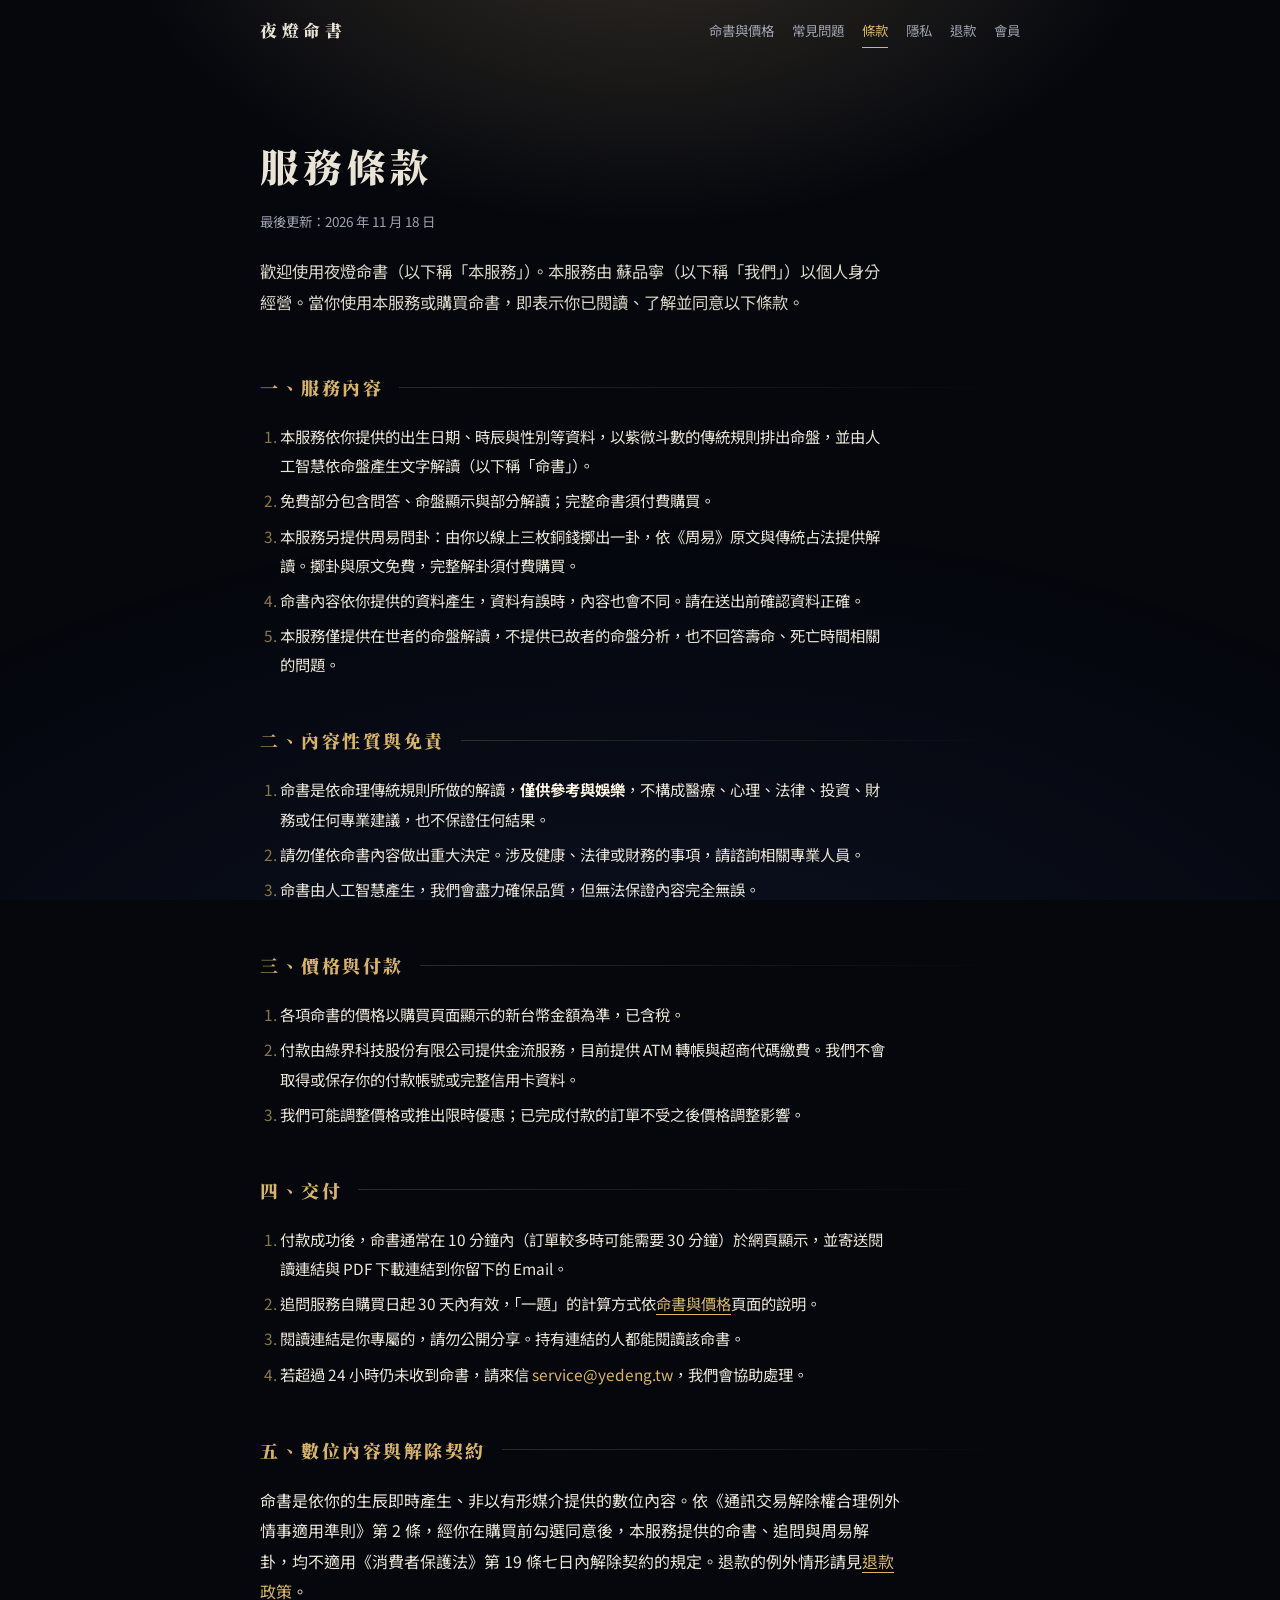
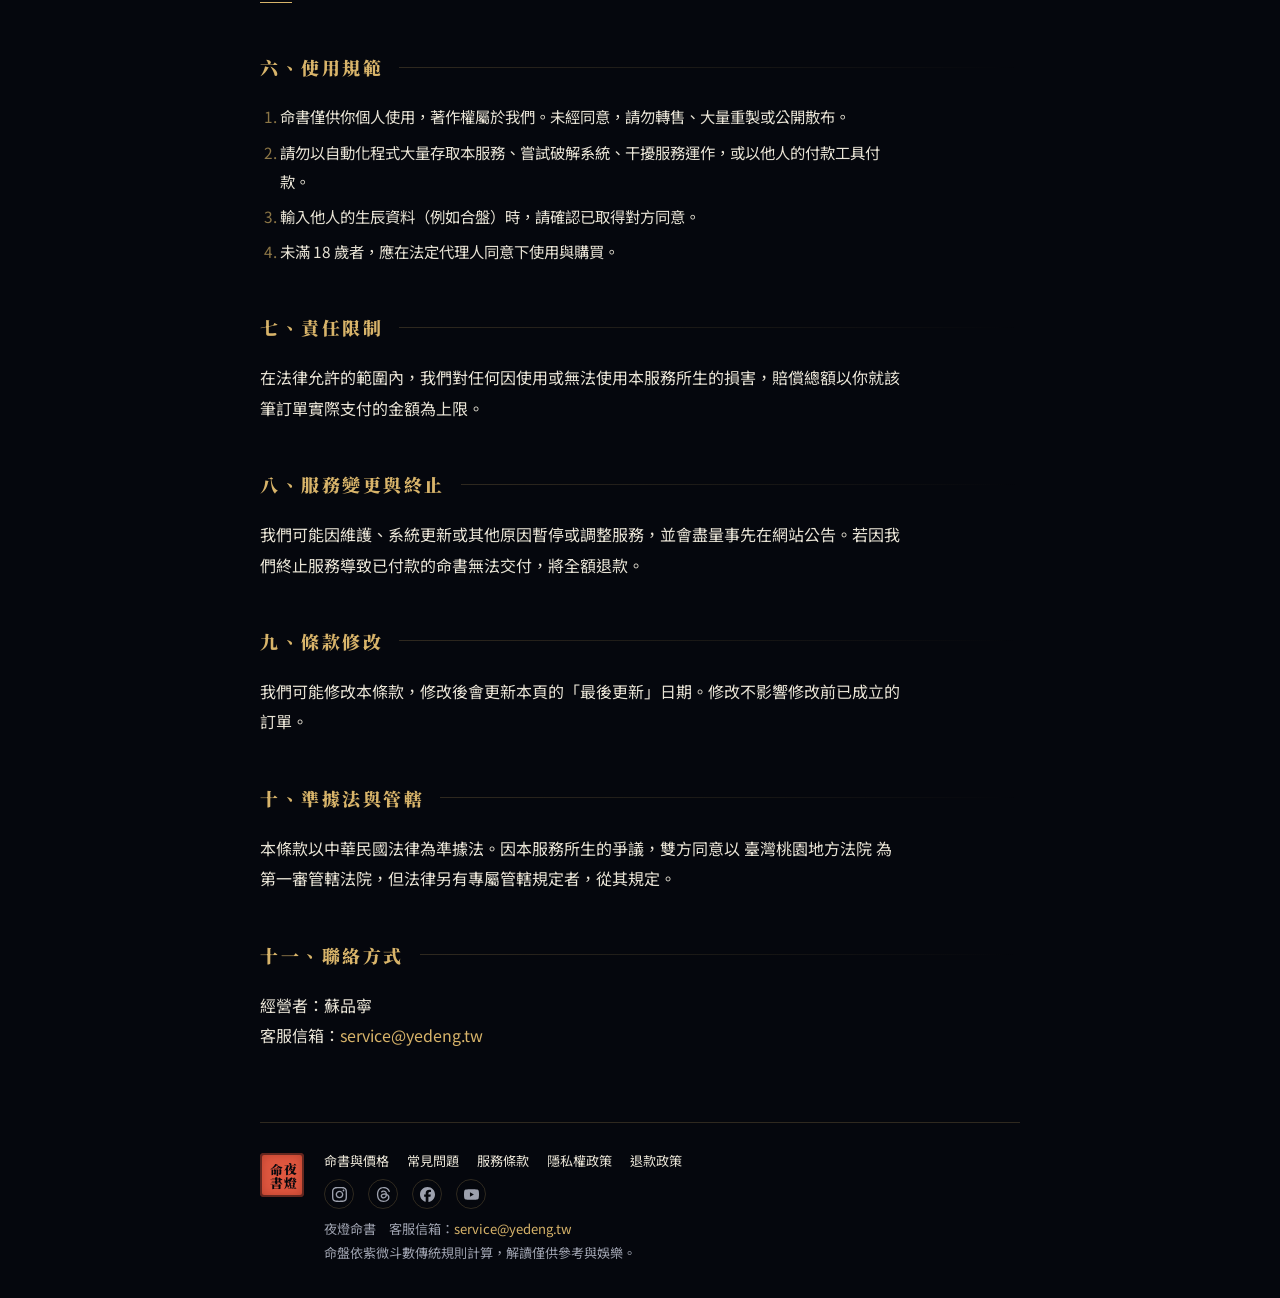
<file: terms.html>
<!doctype html>
<html lang="zh-Hant-TW">
<head>
<meta charset="utf-8">
<meta name="viewport" content="width=device-width, initial-scale=1, viewport-fit=cover">
<meta name="description" content="夜燈命書的服務條款：服務內容、付款、交付、數位內容與使用規範。">
<meta name="theme-color" content="#05070d">
<link rel="icon" href="/favicon.ico" sizes="32x32">
<link rel="icon" href="/favicon.svg" type="image/svg+xml">
<link rel="apple-touch-icon" href="/apple-touch-icon.png">
<link rel="manifest" href="/site.webmanifest">
<title>服務條款｜夜燈命書</title>
<link rel="preconnect" href="https://fonts.googleapis.com">
<link rel="preconnect" href="https://fonts.gstatic.com" crossorigin>
<link rel="stylesheet" href="https://fonts.googleapis.com/css2?family=Noto+Serif+TC:wght@700;900&family=Noto+Sans+TC:wght@400;500;700&family=LXGW+WenKai+TC:wght@700&display=swap">
<link rel="stylesheet" href="legal.css">
</head>
<body>
<header class="top"><a class="brand" href="/">夜燈命書</a>
<nav class="nav" aria-label="主選單"><a href="/">命書與價格</a><a href="faq.html">常見問題</a><a href="terms.html" aria-current="page">條款</a><a href="privacy.html">隱私</a><a href="refund.html">退款</a><a href="account.html">會員</a></nav></header>
<main class="doc">
<div class="doc-head"><h1>服務條款</h1><p class="updated">最後更新：2026 年 11 月 18 日</p><p class="lead">歡迎使用夜燈命書（以下稱「本服務」）。本服務由 蘇品寧（以下稱「我們」）以個人身分經營。當你使用本服務或購買命書，即表示你已閱讀、了解並同意以下條款。</p></div>
<h2>一、服務內容</h2>
<ol>
<li>本服務依你提供的出生日期、時辰與性別等資料，以紫微斗數的傳統規則排出命盤，並由人工智慧依命盤產生文字解讀（以下稱「命書」）。</li>
<li>免費部分包含問答、命盤顯示與部分解讀；完整命書須付費購買。</li>
<li>本服務另提供周易問卦：由你以線上三枚銅錢擲出一卦，依《周易》原文與傳統占法提供解讀。擲卦與原文免費，完整解卦須付費購買。</li>
<li>命書內容依你提供的資料產生，資料有誤時，內容也會不同。請在送出前確認資料正確。</li>
<li>本服務僅提供在世者的命盤解讀，不提供已故者的命盤分析，也不回答壽命、死亡時間相關的問題。</li>
</ol>
<h2>二、內容性質與免責</h2>
<ol>
<li>命書是依命理傳統規則所做的解讀，<b>僅供參考與娛樂</b>，不構成醫療、心理、法律、投資、財務或任何專業建議，也不保證任何結果。</li>
<li>請勿僅依命書內容做出重大決定。涉及健康、法律或財務的事項，請諮詢相關專業人員。</li>
<li>命書由人工智慧產生，我們會盡力確保品質，但無法保證內容完全無誤。</li>
</ol>
<h2>三、價格與付款</h2>
<ol>
<li>各項命書的價格以購買頁面顯示的新台幣金額為準，已含稅。</li>
<li>付款由綠界科技股份有限公司提供金流服務，目前提供 ATM 轉帳與超商代碼繳費。我們不會取得或保存你的付款帳號或完整信用卡資料。</li>
<li>我們可能調整價格或推出限時優惠；已完成付款的訂單不受之後價格調整影響。</li>
</ol>
<h2>四、交付</h2>
<ol>
<li>付款成功後，命書通常在 10 分鐘內（訂單較多時可能需要 30 分鐘）於網頁顯示，並寄送閱讀連結與 PDF 下載連結到你留下的 Email。</li>
<li>追問服務自購買日起 30 天內有效，「一題」的計算方式依<a href="/">命書與價格</a>頁面的說明。</li>
<li>閱讀連結是你專屬的，請勿公開分享。持有連結的人都能閱讀該命書。</li>
<li>若超過 24 小時仍未收到命書，請來信 <span class="mail">service@yedeng.tw</span>，我們會協助處理。</li>
</ol>
<h2>五、數位內容與解除契約</h2>
<p>命書是依你的生辰即時產生、非以有形媒介提供的數位內容。依《通訊交易解除權合理例外情事適用準則》第 2 條，經你在購買前勾選同意後，本服務提供的命書、追問與周易解卦，均不適用《消費者保護法》第 19 條七日內解除契約的規定。退款的例外情形請見<a href="refund.html">退款政策</a>。</p>
<h2>六、使用規範</h2>
<ol>
<li>命書僅供你個人使用，著作權屬於我們。未經同意，請勿轉售、大量重製或公開散布。</li>
<li>請勿以自動化程式大量存取本服務、嘗試破解系統、干擾服務運作，或以他人的付款工具付款。</li>
<li>輸入他人的生辰資料（例如合盤）時，請確認已取得對方同意。</li>
<li>未滿 18 歲者，應在法定代理人同意下使用與購買。</li>
</ol>
<h2>七、責任限制</h2>
<p>在法律允許的範圍內，我們對任何因使用或無法使用本服務所生的損害，賠償總額以你就該筆訂單實際支付的金額為上限。</p>
<h2>八、服務變更與終止</h2>
<p>我們可能因維護、系統更新或其他原因暫停或調整服務，並會盡量事先在網站公告。若因我們終止服務導致已付款的命書無法交付，將全額退款。</p>
<h2>九、條款修改</h2>
<p>我們可能修改本條款，修改後會更新本頁的「最後更新」日期。修改不影響修改前已成立的訂單。</p>
<h2>十、準據法與管轄</h2>
<p>本條款以中華民國法律為準據法。因本服務所生的爭議，雙方同意以 臺灣桃園地方法院 為第一審管轄法院，但法律另有專屬管轄規定者，從其規定。</p>
<h2>十一、聯絡方式</h2>
<p>經營者：蘇品寧<br>客服信箱：<span class="mail">service@yedeng.tw</span></p>
</main>
<footer>
<span class="seal" aria-hidden="true"><span>夜燈</span><span>命書</span></span>
<div>
<nav aria-label="網站資訊"><a href="/">命書與價格</a><a href="faq.html">常見問題</a><a href="terms.html">服務條款</a><a href="privacy.html">隱私權政策</a><a href="refund.html">退款政策</a></nav>
<div class="social"><a href="https://www.instagram.com/yedeng.tw/" target="_blank" rel="noopener" aria-label="夜燈命書 Instagram" title="Instagram"><svg viewBox="0 0 24 24" aria-hidden="true"><path d="M7.0301.084c-1.2768.0602-2.1487.264-2.911.5634-.7888.3075-1.4575.72-2.1228 1.3877-.6652.6677-1.075 1.3368-1.3802 2.127-.2954.7638-.4956 1.6365-.552 2.914-.0564 1.2775-.0689 1.6882-.0626 4.947.0062 3.2586.0206 3.6671.0825 4.9473.061 1.2765.264 2.1482.5635 2.9107.308.7889.72 1.4573 1.388 2.1228.6679.6655 1.3365 1.0743 2.1285 1.38.7632.295 1.6361.4961 2.9134.552 1.2773.056 1.6884.069 4.9462.0627 3.2578-.0062 3.668-.0207 4.9478-.0814 1.28-.0607 2.147-.2652 2.9098-.5633.7889-.3086 1.4578-.72 2.1228-1.3881.665-.6682 1.0745-1.3378 1.3795-2.1284.2957-.7632.4966-1.636.552-2.9124.056-1.2809.0692-1.6898.063-4.948-.0063-3.2583-.021-3.6668-.0817-4.9465-.0607-1.2797-.264-2.1487-.5633-2.9117-.3084-.7889-.72-1.4568-1.3876-2.1228C21.2982 1.33 20.628.9208 19.8378.6165 19.074.321 18.2017.1197 16.9244.0645 15.6471.0093 15.236-.005 11.977.0014 8.718.0076 8.31.0215 7.0301.0839m.1402 21.6932c-1.17-.0509-1.8053-.2453-2.2287-.408-.5606-.216-.96-.4771-1.3819-.895-.422-.4178-.6811-.8186-.9-1.378-.1644-.4234-.3624-1.058-.4171-2.228-.0595-1.2645-.072-1.6442-.079-4.848-.007-3.2037.0053-3.583.0607-4.848.05-1.169.2456-1.805.408-2.2282.216-.5613.4762-.96.895-1.3816.4188-.4217.8184-.6814 1.3783-.9003.423-.1651 1.0575-.3614 2.227-.4171 1.2655-.06 1.6447-.072 4.848-.079 3.2033-.007 3.5835.005 4.8495.0608 1.169.0508 1.8053.2445 2.228.408.5608.216.96.4754 1.3816.895.4217.4194.6816.8176.9005 1.3787.1653.4217.3617 1.056.4169 2.2263.0602 1.2655.0739 1.645.0796 4.848.0058 3.203-.0055 3.5834-.061 4.848-.051 1.17-.245 1.8055-.408 2.2294-.216.5604-.4763.96-.8954 1.3814-.419.4215-.8181.6811-1.3783.9-.4224.1649-1.0577.3617-2.2262.4174-1.2656.0595-1.6448.072-4.8493.079-3.2045.007-3.5825-.006-4.848-.0608M16.953 5.5864A1.44 1.44 0 1 0 18.39 4.144a1.44 1.44 0 0 0-1.437 1.4424M5.8385 12.012c.0067 3.4032 2.7706 6.1557 6.173 6.1493 3.4026-.0065 6.157-2.7701 6.1506-6.1733-.0065-3.4032-2.771-6.1565-6.174-6.1498-3.403.0067-6.156 2.771-6.1496 6.1738M8 12.0077a4 4 0 1 1 4.008 3.9921A3.9996 3.9996 0 0 1 8 12.0077"/></svg></a><a href="https://www.threads.com/@yedeng.tw" target="_blank" rel="noopener" aria-label="夜燈命書 Threads" title="Threads"><svg viewBox="0 0 24 24" aria-hidden="true"><path d="M12.186 24h-.007c-3.581-.024-6.334-1.205-8.184-3.509C2.35 18.44 1.5 15.586 1.472 12.01v-.017c.03-3.579.879-6.43 2.525-8.482C5.845 1.205 8.6.024 12.18 0h.014c2.746.02 5.043.725 6.826 2.098 1.677 1.29 2.858 3.13 3.509 5.467l-2.04.569c-1.104-3.96-3.898-5.984-8.304-6.015-2.91.022-5.11.936-6.54 2.717C4.307 6.504 3.616 8.914 3.589 12c.027 3.086.718 5.496 2.057 7.164 1.43 1.783 3.631 2.698 6.54 2.717 2.623-.02 4.358-.631 5.8-2.045 1.647-1.613 1.618-3.593 1.09-4.798-.31-.71-.873-1.3-1.634-1.75-.192 1.352-.622 2.446-1.284 3.272-.886 1.102-2.14 1.704-3.73 1.79-1.202.065-2.361-.218-3.259-.801-1.063-.689-1.685-1.74-1.752-2.964-.065-1.19.408-2.285 1.33-3.082.88-.76 2.119-1.207 3.583-1.291a13.853 13.853 0 0 1 3.02.142c-.126-.742-.375-1.332-.75-1.757-.513-.586-1.308-.883-2.359-.89h-.029c-.844 0-1.992.232-2.721 1.32L7.734 7.847c.98-1.454 2.568-2.256 4.478-2.256h.044c3.194.02 5.097 1.975 5.287 5.388.108.046.216.094.321.142 1.49.7 2.58 1.761 3.154 3.07.797 1.82.871 4.79-1.548 7.158-1.85 1.81-4.094 2.628-7.277 2.65Zm1.003-11.69c-.242 0-.487.007-.739.021-1.836.103-2.98.946-2.916 2.143.067 1.256 1.452 1.839 2.784 1.767 1.224-.065 2.818-.543 3.086-3.71a10.5 10.5 0 0 0-2.215-.221z"/></svg></a><a href="https://www.facebook.com/profile.php?id=61596765146425" target="_blank" rel="noopener" aria-label="夜燈命書 Facebook" title="Facebook"><svg viewBox="0 0 24 24" aria-hidden="true"><path d="M9.101 23.691v-7.98H6.627v-3.667h2.474v-1.58c0-4.085 1.848-5.978 5.858-5.978.401 0 .955.042 1.468.103a8.68 8.68 0 0 1 1.141.195v3.325a8.623 8.623 0 0 0-.653-.036 26.805 26.805 0 0 0-.733-.009c-.707 0-1.259.096-1.675.309a1.686 1.686 0 0 0-.679.622c-.258.42-.374.995-.374 1.752v1.297h3.919l-.386 2.103-.287 1.564h-3.246v8.245C19.396 23.238 24 18.179 24 12.044c0-6.627-5.373-12-12-12s-12 5.373-12 12c0 5.628 3.874 10.35 9.101 11.647Z"/></svg></a><a href="https://www.youtube.com/@%E5%A4%9C%E7%87%88%E5%91%BD%E6%9B%B8" target="_blank" rel="noopener" aria-label="夜燈命書 YouTube" title="YouTube"><svg viewBox="0 0 24 24" aria-hidden="true"><path d="M23.498 6.186a3.016 3.016 0 0 0-2.122-2.136C19.505 3.545 12 3.545 12 3.545s-7.505 0-9.377.505A3.017 3.017 0 0 0 .502 6.186C0 8.07 0 12 0 12s0 3.93.502 5.814a3.016 3.016 0 0 0 2.122 2.136c1.871.505 9.376.505 9.376.505s7.505 0 9.377-.505a3.015 3.015 0 0 0 2.122-2.136C24 15.93 24 12 24 12s0-3.93-.502-5.814zM9.545 15.568V8.432L15.818 12l-6.273 3.568z"/></svg></a></div>
<p>夜燈命書　客服信箱：<span class="mail">service@yedeng.tw</span></p>
<p>命盤依紫微斗數傳統規則計算，解讀僅供參考與娛樂。</p>
</div>
</footer>
</body>
</html>
</file>
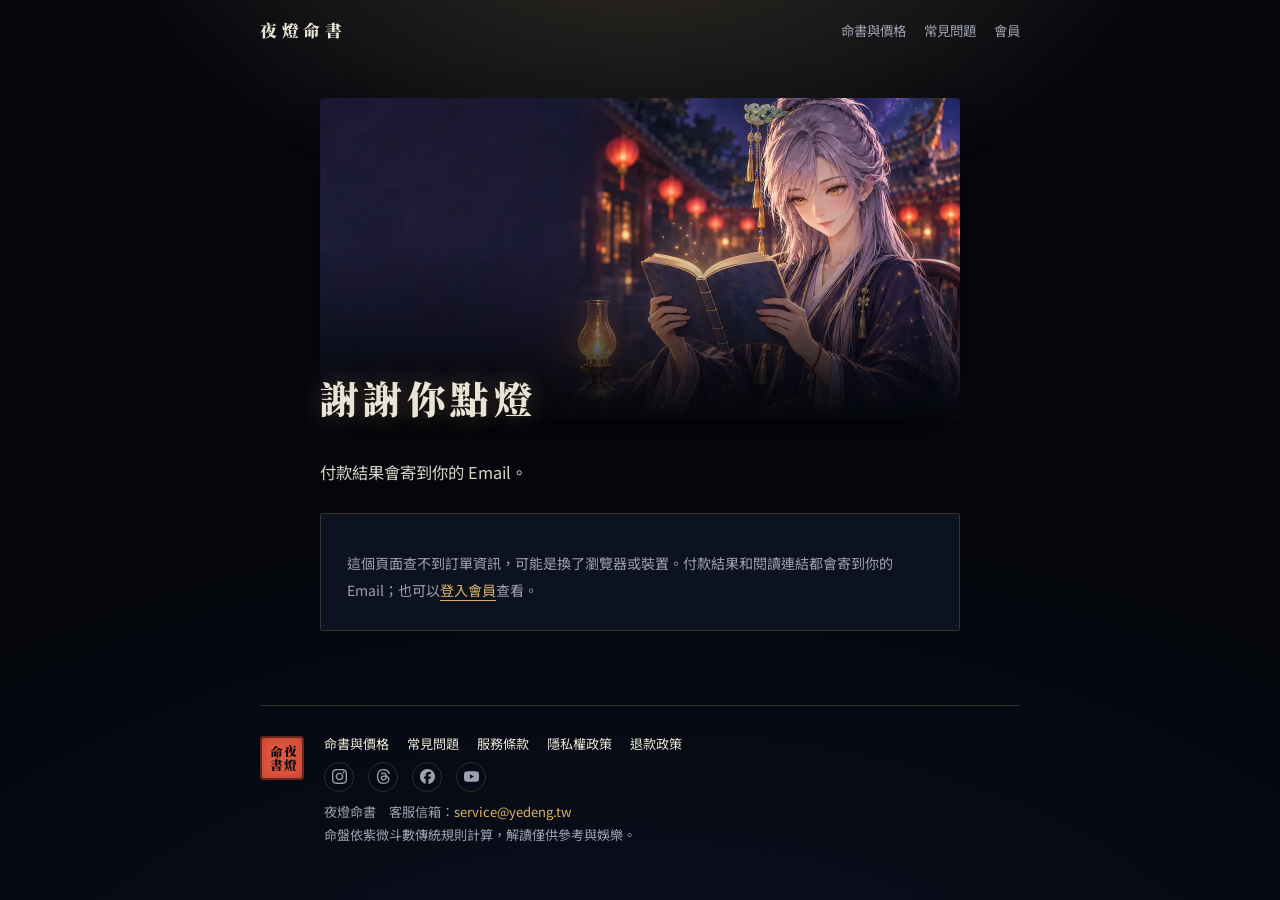
<file: thanks.html>
<!doctype html>
<html lang="zh-Hant-TW">
<head>
<meta charset="utf-8">
<meta name="viewport" content="width=device-width, initial-scale=1, viewport-fit=cover">
<meta name="description" content="夜燈命書訂單狀態：繳費資訊與命書產生進度。">
<meta name="theme-color" content="#05070d">
<meta name="robots" content="noindex">
<link rel="icon" href="/favicon.ico" sizes="32x32">
<link rel="icon" href="/favicon.svg" type="image/svg+xml">
<link rel="apple-touch-icon" href="/apple-touch-icon.png">
<link rel="manifest" href="/site.webmanifest">
<title>訂單狀態｜夜燈命書</title>
<link rel="preconnect" href="https://fonts.googleapis.com">
<link rel="preconnect" href="https://fonts.gstatic.com" crossorigin>
<link rel="stylesheet" href="https://fonts.googleapis.com/css2?family=Noto+Serif+TC:wght@700;900&family=Noto+Sans+TC:wght@400;500;700&family=LXGW+WenKai+TC:wght@700&display=swap">
<link rel="stylesheet" href="legal.css">
<link rel="stylesheet" href="app.css">
</head>
<body class="app">
<header class="top"><a class="brand" href="/">夜燈命書</a>
<nav class="nav" aria-label="主選單"><a href="/">命書與價格</a><a href="faq.html">常見問題</a><a href="account.html">會員</a></nav></header>
<main class="doc">

<figure class="scene"><img src="img/book.webp" alt="在燈下翻閱命書的引路人" width="1280" height="850" decoding="async" fetchpriority="high"></figure>
<div class="doc-head"><h1>謝謝你點燈</h1><p class="lead" id="lead">正在確認訂單…</p></div>
<ol class="steps-mini" id="steps" aria-label="進度"><li>下單</li><li>付款</li><li>產生命書</li><li>可以閱讀</li></ol>
<section class="panel" id="pay" hidden><h2>繳費資訊</h2><dl class="kv2" id="pay-kv"></dl>
<p class="msg">繳費資訊也寄到你的信箱了。繳費完成後，命書會自動開始產生。</p></section>
<section class="panel" id="books" hidden><h2>你的命書</h2><ul class="list" id="l-books"></ul></section>
<section class="panel" id="nolink" hidden><p class="msg">這個頁面查不到訂單資訊，可能是換了瀏覽器或裝置。付款結果和閱讀連結都會寄到你的 Email；也可以<a href="login.html">登入會員</a>查看。</p></section>
</main>
<footer>
<span class="seal" aria-hidden="true"><span>夜燈</span><span>命書</span></span>
<div>
<nav aria-label="網站資訊"><a href="/">命書與價格</a><a href="faq.html">常見問題</a><a href="terms.html">服務條款</a><a href="privacy.html">隱私權政策</a><a href="refund.html">退款政策</a></nav>
<div class="social"><a href="https://www.instagram.com/yedeng.tw/" target="_blank" rel="noopener" aria-label="夜燈命書 Instagram" title="Instagram"><svg viewBox="0 0 24 24" aria-hidden="true"><path d="M7.0301.084c-1.2768.0602-2.1487.264-2.911.5634-.7888.3075-1.4575.72-2.1228 1.3877-.6652.6677-1.075 1.3368-1.3802 2.127-.2954.7638-.4956 1.6365-.552 2.914-.0564 1.2775-.0689 1.6882-.0626 4.947.0062 3.2586.0206 3.6671.0825 4.9473.061 1.2765.264 2.1482.5635 2.9107.308.7889.72 1.4573 1.388 2.1228.6679.6655 1.3365 1.0743 2.1285 1.38.7632.295 1.6361.4961 2.9134.552 1.2773.056 1.6884.069 4.9462.0627 3.2578-.0062 3.668-.0207 4.9478-.0814 1.28-.0607 2.147-.2652 2.9098-.5633.7889-.3086 1.4578-.72 2.1228-1.3881.665-.6682 1.0745-1.3378 1.3795-2.1284.2957-.7632.4966-1.636.552-2.9124.056-1.2809.0692-1.6898.063-4.948-.0063-3.2583-.021-3.6668-.0817-4.9465-.0607-1.2797-.264-2.1487-.5633-2.9117-.3084-.7889-.72-1.4568-1.3876-2.1228C21.2982 1.33 20.628.9208 19.8378.6165 19.074.321 18.2017.1197 16.9244.0645 15.6471.0093 15.236-.005 11.977.0014 8.718.0076 8.31.0215 7.0301.0839m.1402 21.6932c-1.17-.0509-1.8053-.2453-2.2287-.408-.5606-.216-.96-.4771-1.3819-.895-.422-.4178-.6811-.8186-.9-1.378-.1644-.4234-.3624-1.058-.4171-2.228-.0595-1.2645-.072-1.6442-.079-4.848-.007-3.2037.0053-3.583.0607-4.848.05-1.169.2456-1.805.408-2.2282.216-.5613.4762-.96.895-1.3816.4188-.4217.8184-.6814 1.3783-.9003.423-.1651 1.0575-.3614 2.227-.4171 1.2655-.06 1.6447-.072 4.848-.079 3.2033-.007 3.5835.005 4.8495.0608 1.169.0508 1.8053.2445 2.228.408.5608.216.96.4754 1.3816.895.4217.4194.6816.8176.9005 1.3787.1653.4217.3617 1.056.4169 2.2263.0602 1.2655.0739 1.645.0796 4.848.0058 3.203-.0055 3.5834-.061 4.848-.051 1.17-.245 1.8055-.408 2.2294-.216.5604-.4763.96-.8954 1.3814-.419.4215-.8181.6811-1.3783.9-.4224.1649-1.0577.3617-2.2262.4174-1.2656.0595-1.6448.072-4.8493.079-3.2045.007-3.5825-.006-4.848-.0608M16.953 5.5864A1.44 1.44 0 1 0 18.39 4.144a1.44 1.44 0 0 0-1.437 1.4424M5.8385 12.012c.0067 3.4032 2.7706 6.1557 6.173 6.1493 3.4026-.0065 6.157-2.7701 6.1506-6.1733-.0065-3.4032-2.771-6.1565-6.174-6.1498-3.403.0067-6.156 2.771-6.1496 6.1738M8 12.0077a4 4 0 1 1 4.008 3.9921A3.9996 3.9996 0 0 1 8 12.0077"/></svg></a><a href="https://www.threads.com/@yedeng.tw" target="_blank" rel="noopener" aria-label="夜燈命書 Threads" title="Threads"><svg viewBox="0 0 24 24" aria-hidden="true"><path d="M12.186 24h-.007c-3.581-.024-6.334-1.205-8.184-3.509C2.35 18.44 1.5 15.586 1.472 12.01v-.017c.03-3.579.879-6.43 2.525-8.482C5.845 1.205 8.6.024 12.18 0h.014c2.746.02 5.043.725 6.826 2.098 1.677 1.29 2.858 3.13 3.509 5.467l-2.04.569c-1.104-3.96-3.898-5.984-8.304-6.015-2.91.022-5.11.936-6.54 2.717C4.307 6.504 3.616 8.914 3.589 12c.027 3.086.718 5.496 2.057 7.164 1.43 1.783 3.631 2.698 6.54 2.717 2.623-.02 4.358-.631 5.8-2.045 1.647-1.613 1.618-3.593 1.09-4.798-.31-.71-.873-1.3-1.634-1.75-.192 1.352-.622 2.446-1.284 3.272-.886 1.102-2.14 1.704-3.73 1.79-1.202.065-2.361-.218-3.259-.801-1.063-.689-1.685-1.74-1.752-2.964-.065-1.19.408-2.285 1.33-3.082.88-.76 2.119-1.207 3.583-1.291a13.853 13.853 0 0 1 3.02.142c-.126-.742-.375-1.332-.75-1.757-.513-.586-1.308-.883-2.359-.89h-.029c-.844 0-1.992.232-2.721 1.32L7.734 7.847c.98-1.454 2.568-2.256 4.478-2.256h.044c3.194.02 5.097 1.975 5.287 5.388.108.046.216.094.321.142 1.49.7 2.58 1.761 3.154 3.07.797 1.82.871 4.79-1.548 7.158-1.85 1.81-4.094 2.628-7.277 2.65Zm1.003-11.69c-.242 0-.487.007-.739.021-1.836.103-2.98.946-2.916 2.143.067 1.256 1.452 1.839 2.784 1.767 1.224-.065 2.818-.543 3.086-3.71a10.5 10.5 0 0 0-2.215-.221z"/></svg></a><a href="https://www.facebook.com/profile.php?id=61596765146425" target="_blank" rel="noopener" aria-label="夜燈命書 Facebook" title="Facebook"><svg viewBox="0 0 24 24" aria-hidden="true"><path d="M9.101 23.691v-7.98H6.627v-3.667h2.474v-1.58c0-4.085 1.848-5.978 5.858-5.978.401 0 .955.042 1.468.103a8.68 8.68 0 0 1 1.141.195v3.325a8.623 8.623 0 0 0-.653-.036 26.805 26.805 0 0 0-.733-.009c-.707 0-1.259.096-1.675.309a1.686 1.686 0 0 0-.679.622c-.258.42-.374.995-.374 1.752v1.297h3.919l-.386 2.103-.287 1.564h-3.246v8.245C19.396 23.238 24 18.179 24 12.044c0-6.627-5.373-12-12-12s-12 5.373-12 12c0 5.628 3.874 10.35 9.101 11.647Z"/></svg></a><a href="https://www.youtube.com/@%E5%A4%9C%E7%87%88%E5%91%BD%E6%9B%B8" target="_blank" rel="noopener" aria-label="夜燈命書 YouTube" title="YouTube"><svg viewBox="0 0 24 24" aria-hidden="true"><path d="M23.498 6.186a3.016 3.016 0 0 0-2.122-2.136C19.505 3.545 12 3.545 12 3.545s-7.505 0-9.377.505A3.017 3.017 0 0 0 .502 6.186C0 8.07 0 12 0 12s0 3.93.502 5.814a3.016 3.016 0 0 0 2.122 2.136c1.871.505 9.376.505 9.376.505s7.505 0 9.377-.505a3.015 3.015 0 0 0 2.122-2.136C24 15.93 24 12 24 12s0-3.93-.502-5.814zM9.545 15.568V8.432L15.818 12l-6.273 3.568z"/></svg></a></div>
<p>夜燈命書　客服信箱：<span class="mail">service@yedeng.tw</span></p>
<p>命盤依紫微斗數傳統規則計算，解讀僅供參考與娛樂。</p>
</div>
</footer>
<script src="yd.js"></script>
<script>

(function(){
  var $=YD.$, esc=YD.esc, t=new URLSearchParams(location.search).get("t")||"", tok=null;
  try{tok=localStorage.getItem("yd_order_"+t);}catch(e){}
  if(!t||!tok){$("#lead").textContent="付款結果會寄到你的 Email。";$("#nolink").hidden=false;$("#steps").hidden=true;return;}
  var KIND={ziwei_base:"紫微命書",ziwei_year:"流年書",ziwei_pair:"合盤書",gua:"周易解卦"}, timer=null;
  function step(n){[].forEach.call($("#steps").children,function(li,i){li.className=i<n?"done":i===n?"now":"";});}
  function tick(){
    YD.api("/orders/"+encodeURIComponent(t)+"/status?token="+encodeURIComponent(tok)).then(function(o){
      var pi=o.payment_info||{};
      if(o.status==="pending"){step(1);$("#lead").textContent="還沒收到付款結果。如果你剛付完款，請稍等一下。";}
      else if(o.status==="awaiting_payment"){step(1);$("#lead").textContent="請在期限內完成繳費，金額 NT$"+o.amount.toLocaleString()+"。";$("#pay").hidden=false;
        $("#pay-kv").innerHTML=(pi.vAccount?'<dt>銀行代碼</dt><dd><span class="big-code">'+esc(pi.BankCode)+'</span></dd><dt>轉帳帳號</dt><dd><span class="big-code">'+esc(pi.vAccount)+'</span> <button class="copy" type="button" data-c="'+esc(pi.vAccount)+'">複製</button></dd>':'<dt>超商代碼</dt><dd><span class="big-code">'+esc(pi.PaymentNo)+'</span> <button class="copy" type="button" data-c="'+esc(pi.PaymentNo)+'">複製</button></dd>')+'<dt>繳費期限</dt><dd>'+esc(pi.ExpireDate)+'</dd><dt>金額</dt><dd>NT$'+o.amount.toLocaleString()+'</dd>';}
      else if(o.status==="paid"){$("#pay").hidden=true;var ready=o.reports.length&&o.reports.every(function(r){return r.token;});
        step(ready?4:2);$("#lead").textContent=ready?"燈已經點上了，可以開始閱讀。":"付款完成，命書正在產生，通常 10 分鐘內完成，完成後也會寄信通知你。";
        $("#books").hidden=!o.reports.length;
        $("#l-books").innerHTML=o.reports.map(function(r){return '<li><div class="t">'+(KIND[r.kind]||"命書")+'</div>'+(r.token?'<a class="btn primary small" href="r.html#'+encodeURIComponent(r.token)+'">閱讀</a>':'<span class="chip wait"><span class="spin"></span> 產生中</span>')+'</li>';}).join("");
        if(ready){clearInterval(timer);return;}}
      else{step(0);$("#lead").textContent=o.status==="expired"?"這筆訂單已經超過繳費期限，不會扣款。需要的話請重新下單。":"這筆訂單沒有完成付款。需要協助請寫信到 service@yedeng.tw。";clearInterval(timer);}
    }).catch(function(e){$("#lead").textContent=e.message;});
  }
  $("#pay-kv").addEventListener("click",function(e){var b=e.target.closest(".copy");if(!b)return;
    (navigator.clipboard?navigator.clipboard.writeText(b.dataset.c):Promise.reject()).then(function(){YD.toast("已複製");},function(){YD.toast("請長按號碼複製",true);});});
  tick(); timer=setInterval(tick,6000);
})();

</script>
</body>
</html>
</file>
<file: legal.css>
:root{--night:#05070d;--ink:#0d1220;--lamp:#f2cf8e;--gold:#d8b46a;--gold-dim:#8c7646;--paper:#e9e4d6;--mute:#9da1ae;--cinnabar:#e0573f;--rule:rgba(216,180,106,.2);--serif:"Noto Serif TC","Songti TC","PMingLiU",serif;--kai:"LXGW WenKai TC","BiauKai","DFKai-SB","Kaiti TC",serif;--sans:"Noto Sans TC","PingFang TC","Microsoft JhengHei",system-ui,sans-serif;--w:760px;color-scheme:dark}*{box-sizing:border-box}html{background:var(--night)}body{margin:0;min-height:100dvh;color:var(--paper);font-family:var(--sans);font-size:16px;line-height:1.9;padding-inline:max(16px,env(safe-area-inset-left,0px)) max(16px,env(safe-area-inset-right,0px));padding-bottom:env(safe-area-inset-bottom,0px);-webkit-font-smoothing:antialiased}body::after{content:"";position:fixed;inset:0;pointer-events:none;z-index:-1;background:radial-gradient(ellipse 46rem 30rem at 50% -8rem,rgba(242,207,142,.2),rgba(242,207,142,.06) 55%,transparent 75%),radial-gradient(ellipse 90rem 50rem at 50% 120%,rgba(40,56,110,.22),transparent 70%);animation:lampOn 1.6s ease-out both}@keyframes lampOn{from{opacity:0}to{opacity:1}}a{color:var(--gold);text-underline-offset:4px;text-decoration-thickness:1px}a:hover{color:var(--lamp)}a:focus-visible{outline:2px solid var(--lamp);outline-offset:3px;border-radius:2px}b,strong{color:#fff6e4;font-weight:700}.top{max-width:var(--w);margin:0 auto;display:flex;align-items:center;justify-content:space-between;gap:16px;padding-block:calc(14px + env(safe-area-inset-top,0px)) 14px}.brand{font-family:var(--serif);font-weight:900;font-size:1.05rem;letter-spacing:.28em;color:var(--paper);text-decoration:none;white-space:nowrap}.nav{display:flex;gap:2px 18px;flex-wrap:wrap;justify-content:flex-end;font-size:.84rem}.nav a{color:var(--mute);text-decoration:none;padding-block:4px;white-space:nowrap}.nav a:hover{color:var(--paper)}.nav a[aria-current="page"]{color:var(--gold);box-shadow:inset 0 -1px var(--gold)}main{max-width:var(--w);margin:0 auto;padding-block:28px 56px}.hero{display:flex;flex-direction:row-reverse;align-items:flex-start;gap:clamp(20px,6vw,64px);padding-block:clamp(16px,6vw,56px) clamp(28px,6vw,48px)}.v-title{margin:0;writing-mode:vertical-rl;font-family:var(--serif);font-weight:900;font-size:clamp(3.2rem,11vw,4.4rem);line-height:1;letter-spacing:.18em;color:#fbf2dc;text-shadow:0 0 28px rgba(242,207,142,.45),0 0 2px rgba(242,207,142,.6);flex:none}.hero-txt{flex:1;min-width:0;padding-top:.4em}.hero h1{font-family:var(--serif);font-weight:900;font-size:clamp(1.55rem,5.4vw,2.2rem);line-height:1.35;letter-spacing:.06em;margin:0 0 18px;text-wrap:balance}.hero p{margin:0 0 14px;max-width:34em;color:#d9d4c6}.hero .soon{color:var(--mute);font-size:.88rem;margin-top:22px;padding-left:12px;border-left:1px solid var(--gold-dim)}h2{font-family:var(--serif);font-weight:900;font-size:1.3rem;letter-spacing:.14em;color:var(--gold);margin:64px 0 18px;display:flex;align-items:center;gap:16px;text-wrap:balance}main>.hero+h2{margin-top:24px}h2::after{content:"";flex:1;height:1px;background:linear-gradient(90deg,var(--rule),transparent)}h3{font-family:var(--serif);font-size:1.05rem;letter-spacing:.06em;margin:28px 0 8px;color:var(--paper)}p,li{max-width:40em}ul,ol{padding-left:1.3em;margin:10px 0}li{margin:6px 0}li::marker{color:var(--gold-dim)}.small{font-size:.9rem;color:#cfcabd}.shelf{display:flex;flex-direction:column;gap:22px;margin:22px 0 26px}.book{display:grid;grid-template-columns:clamp(104px,26vw,168px) 1fr;grid-template-areas:"cover info" "cover price";column-gap:clamp(16px,4vw,32px);row-gap:14px;padding:clamp(14px,3vw,22px);background:linear-gradient(180deg,rgba(242,207,142,.05),rgba(242,207,142,0) 60%),var(--ink);border:1px solid var(--rule);border-radius:3px}.cover{grid-area:cover;align-self:start;position:relative;aspect-ratio:3/4.3;border-radius:2px 4px 4px 2px;background:linear-gradient(160deg,rgba(255,240,210,.14),transparent 45%),repeating-linear-gradient(0deg,rgba(255,255,255,.025) 0 1px,transparent 1px 3px),repeating-linear-gradient(90deg,rgba(0,0,0,.08) 0 1px,transparent 1px 4px),var(--c,#1c2645);box-shadow:0 14px 30px -12px rgba(0,0,0,.8),inset -1px 0 rgba(255,255,255,.06)}.cover::before{content:"";position:absolute;top:6%;bottom:6%;right:11%;width:2px;background:repeating-linear-gradient(180deg,rgba(233,228,214,.55) 0 14%,transparent 14% 28.6%)}.cover::after{content:"";position:absolute;top:0;bottom:0;right:0;width:20%;border-left:1px solid rgba(0,0,0,.35);background:rgba(0,0,0,.12)}.slip{position:absolute;top:8%;left:12%;writing-mode:vertical-rl;font-family:var(--kai);font-weight:700;font-size:clamp(.86rem,2.6vw,1.12rem);letter-spacing:.2em;line-height:1;color:#2a2418;background:linear-gradient(#efe6cf,#e2d7bb);padding:.7em .38em;border:1px solid rgba(0,0,0,.25);box-shadow:0 0 0 2px rgba(239,230,207,.25)}.book.year .cover{--c:#163029}.info{grid-area:info;min-width:0}.info h3{margin:0 0 2px;font-size:1.18rem;letter-spacing:.1em}.info .meta{margin:0 0 10px;color:var(--mute);font-size:.84rem}.info ul{margin:0;font-size:.94rem;line-height:1.75}.info li{margin:3px 0}.rates{grid-area:price;align-self:end;display:flex;flex-direction:column;gap:6px;margin:0;padding:0;list-style:none}.rate{display:flex;align-items:baseline;gap:10px;margin:0;max-width:none}.rate .lbl{font-family:var(--serif);font-weight:700;letter-spacing:.04em}.rate .lbl small{font-family:var(--sans);font-weight:400;color:var(--mute);font-size:.8rem;letter-spacing:0;margin-left:4px}.rate i{flex:1;min-width:16px;border-bottom:1px dotted var(--gold-dim);transform:translateY(-.35em)}.rate b{font-family:var(--serif);font-variant-numeric:tabular-nums;color:var(--lamp);white-space:nowrap}.menu{list-style:none;padding:0;margin:18px 0 22px;display:flex;flex-direction:column;gap:16px}.menu li{margin:0;max-width:none}.menu p{margin:2px 0 0;color:var(--mute);font-size:.9rem;max-width:34em}.facts{margin:16px 0;display:grid;grid-template-columns:auto 1fr;column-gap:28px}.facts div{display:contents}.facts dt{font-family:var(--serif);font-weight:700;color:var(--gold);letter-spacing:.08em;white-space:nowrap;padding:12px 0;border-top:1px solid var(--rule)}.facts dd{margin:0;padding:12px 0;border-top:1px solid var(--rule);min-width:0}.mail{user-select:all;word-break:break-all;color:var(--gold)}.shop{display:flex;gap:clamp(18px,5vw,36px);align-items:flex-start}.shop .facts{flex:1;margin-top:0}.seal{flex:none;width:76px;height:76px;margin-top:4px;display:flex;flex-direction:row-reverse;justify-content:center;align-items:center;gap:2px;font-family:var(--serif);font-weight:900;font-size:1.32rem;line-height:1;color:var(--night);background:var(--cinnabar);border-radius:6px;padding:6px;letter-spacing:.04em;box-shadow:inset 0 0 0 2px rgba(5,7,13,.5),inset 0 0 12px rgba(80,10,0,.35)}.seal span{writing-mode:vertical-rl}.doc-head{padding-block:clamp(16px,5vw,40px) 8px}.doc-head h1{font-family:var(--serif);font-weight:900;font-size:clamp(1.8rem,6vw,2.4rem);letter-spacing:.14em;margin:0 0 6px}.updated{margin:0;color:var(--mute);font-size:.84rem}.lead{margin:22px 0 0;font-size:1.02rem;color:#d9d4c6;max-width:38em}.doc h2{font-size:1.12rem;margin-top:44px}.doc ol,.doc ul{font-size:.96rem}.note{border-left:2px solid var(--gold);padding:10px 16px;background:rgba(242,207,142,.06);font-size:.92rem;margin:28px 0;max-width:40em}.ph{background:rgba(224,87,63,.18);color:#ffb3a5;padding:0 4px}.tbl{overflow-x:auto;margin:14px 0}table{width:100%;border-collapse:collapse;font-size:.92rem}th,td{text-align:left;padding:11px 10px 11px 0;border-top:1px solid var(--rule);vertical-align:top}th{color:var(--mute);font-weight:500;font-size:.8rem;letter-spacing:.1em;border-top:0}.tbl td:first-child{white-space:nowrap;padding-right:18px;color:var(--gold);font-family:var(--serif);font-weight:700}footer{max-width:var(--w);margin:0 auto;border-top:1px solid var(--rule);padding-block:26px 34px;display:flex;gap:20px;align-items:flex-start;font-size:.82rem;color:var(--mute);line-height:1.8}footer .seal{width:44px;height:44px;font-size:.8rem;padding:3px;gap:1px;border-radius:4px;margin-top:4px}footer nav{display:flex;flex-wrap:wrap;gap:4px 18px;margin-bottom:6px}footer nav a{color:var(--paper);text-decoration:none}footer nav a:hover{color:var(--gold)}footer p{margin:0}@media (max-width:560px){body{font-size:15px}.nav{gap:0 12px;font-size:.8rem}.book{grid-template-areas:"cover info" "price price"}.info ul{font-size:.88rem}.facts{grid-template-columns:1fr}.facts dt{padding:12px 0 0}.facts dd{border-top:0;padding:2px 0 12px}.shop{flex-direction:column}}@media (prefers-reduced-motion:reduce){body::after{animation:none}}
body{-webkit-user-select:none;user-select:none;-webkit-tap-highlight-color:transparent}
.mail{-webkit-user-select:all;user-select:all}
::selection{background:rgba(216,180,106,.3);color:inherit}
body::after{animation:lampOn 1.6s ease-out both,flicker 7s ease-in-out 1.6s infinite}
@keyframes flicker{0%,100%{opacity:1}42%{opacity:.86}46%{opacity:.97}52%{opacity:.9}}
.v-title span{display:inline-block;animation:ignite 1.5s cubic-bezier(.3,.6,.3,1) calc(.35s + var(--i)*.32s) both}
@keyframes ignite{0%{opacity:0;filter:blur(8px);text-shadow:none}40%{opacity:1;filter:blur(0);text-shadow:0 0 46px rgba(255,214,140,.95),0 0 14px #fff2cf}100%{opacity:1;filter:blur(0);text-shadow:0 0 28px rgba(242,207,142,.45),0 0 2px rgba(242,207,142,.6)}}
.v-title{animation:breathe 6s ease-in-out 3s infinite}
@keyframes breathe{50%{filter:brightness(1.12) drop-shadow(0 0 18px rgba(242,207,142,.25))}}
.hero-txt{animation:rise 1s ease-out 1.5s both}
@keyframes rise{from{opacity:0;transform:translateY(10px)}to{opacity:1;transform:none}}
.cover{transform-origin:100% 50%;transition:transform .7s cubic-bezier(.2,.7,.2,1),box-shadow .7s}
.book:hover .cover,.book:active .cover{transform:perspective(800px) rotateY(-16deg);box-shadow:18px 18px 34px -14px rgba(0,0,0,.9),inset -1px 0 rgba(255,255,255,.06)}
.slip{transition:box-shadow .7s}
.book:hover .slip,.book:active .slip{box-shadow:0 0 0 2px rgba(239,230,207,.25),0 0 22px rgba(242,207,142,.35)}
@media (prefers-reduced-motion:reduce){body::after,.v-title,.v-title span,.hero-txt{animation:none}.cover{transition:none}.book:hover .cover,.book:active .cover{transform:none}}
html::before,html::after{content:"";position:fixed;left:0;top:0;width:3px;height:3px;border-radius:50%;pointer-events:none;z-index:-1;opacity:0}
html::before{box-shadow:46vw 41vh 5px 0px rgba(255,232,180,0.65),76vw 44vh 5px 0px rgba(255,232,180,0.8),17vw 34vh 4px 1px rgba(255,232,180,0.5),40vw 34vh 5px 1px rgba(255,232,180,0.65),66vw 44vh 3px 0px rgba(255,232,180,0.8),35vw 37vh 4px 1px rgba(255,232,180,0.5);animation:driftA 19s ease-in-out 1.2s infinite}
html::after{box-shadow:24vw 14vh 5px 0px rgba(255,232,180,0.65),19vw 21vh 4px 1px rgba(255,232,180,0.8),65vw 31vh 4px 1px rgba(255,232,180,0.8),72vw 12vh 4px 0px rgba(255,232,180,0.5),33vw 35vh 3px 1px rgba(255,232,180,0.8),71vw 44vh 4px 1px rgba(255,232,180,0.8);animation:driftB 23s ease-in-out 2.4s infinite}
@keyframes driftA{0%{opacity:0;transform:translate(0,0)}12%{opacity:.9}30%{opacity:.35}50%{opacity:.85;transform:translate(3vw,-4vh)}72%{opacity:.3}88%{opacity:.8}100%{opacity:0;transform:translate(-2vw,-9vh)}}
@keyframes driftB{0%{opacity:0;transform:translate(0,0)}18%{opacity:.75}40%{opacity:.25;transform:translate(-3vw,3vh)}60%{opacity:.9}82%{opacity:.4}100%{opacity:0;transform:translate(2vw,-6vh)}}
@media (prefers-reduced-motion:reduce){html::before,html::after{display:none}}

/* 明確設定底色，避免嵌入預覽時被套上亮色背景 */
html{background:var(--night)!important}body{background:transparent!important;color:var(--paper)}

footer .social{display:flex;gap:14px;margin:4px 0 8px}footer .social a{display:inline-flex;width:30px;height:30px;align-items:center;justify-content:center;border:1px solid var(--rule);border-radius:50%;color:var(--mute);transition:color .2s,border-color .2s}footer .social a:hover{color:var(--lamp);border-color:var(--gold)}footer .social svg{width:15px;height:15px;fill:currentColor}
</file>
<file: shop.css>
/* 商品頁（命書與價格）專用 */
html{scroll-behavior:smooth}
.pg-shop h2{scroll-margin-top:24px}
.pg-shop .hero{align-items:center;padding-block:clamp(20px,7vw,64px) clamp(20px,5vw,36px)}
.eyebrow{margin:0 0 10px!important;font-size:.78rem!important;letter-spacing:.42em;color:var(--cinnabar)!important}
.pg-shop .hero h1{font-size:clamp(2rem,7.4vw,2.9rem);line-height:1.25;letter-spacing:.12em;margin-bottom:20px;color:#fbf2dc}
.pg-shop .hero .soon{display:inline-flex;align-items:center;gap:8px;border:1px solid var(--rule);border-left:1px solid var(--rule);border-radius:99px;padding:3px 14px;margin:6px 0 0;color:var(--paper);font-size:.82rem;background:rgba(242,207,142,.05)}
.soon .dot{width:7px;height:7px;border-radius:50%;background:var(--lamp);box-shadow:0 0 10px var(--lamp);animation:pulse 2.4s ease-in-out infinite}
@keyframes pulse{50%{opacity:.35}}
.jump{display:flex;flex-wrap:wrap;gap:8px;margin-top:22px}
.jump a{font-size:.84rem;text-decoration:none;color:var(--gold);border:1px solid rgba(216,180,106,.38);border-radius:3px;padding:5px 13px;transition:background .3s,color .3s}
.jump a:hover{background:rgba(216,180,106,.12);color:var(--lamp)}
@media (max-width:560px){.jump{gap:6px}.jump a{padding:4px 9px;font-size:.8rem}}

.perks{list-style:none;padding:0;margin:8px 0 0;display:grid;grid-template-columns:repeat(3,1fr);border-block:1px solid var(--rule)}
.perks li{max-width:none;margin:0;padding:16px 10px;text-align:center;display:flex;flex-direction:column;gap:2px}
.perks li+li{border-left:1px solid var(--rule)}
.perks b{font-family:var(--serif);font-size:1.05rem;letter-spacing:.08em;color:var(--lamp)}
.perks span{font-size:.78rem;color:var(--mute);line-height:1.5}

.gift{position:relative;margin:4px 0 0;padding:18px 20px 16px 22px;border:1px solid rgba(224,87,63,.35);border-radius:3px;background:linear-gradient(90deg,rgba(224,87,63,.1),rgba(224,87,63,0) 70%)}
.gift::before{content:"";position:absolute;left:-1px;top:14px;bottom:14px;width:3px;background:var(--cinnabar);border-radius:2px}
.gift p{margin:0 0 6px;max-width:none;font-size:.94rem}
.gift .gift-h{font-family:var(--serif);font-weight:900;font-size:1.08rem;letter-spacing:.1em;color:#fff6e4}
.gift .gift-sub{color:var(--mute);font-size:.86rem;margin:8px 0 0}

.intro{color:#d9d4c6}
.tiles{display:grid;grid-template-columns:repeat(3,1fr);gap:14px;margin:20px 0 14px}
.tile{position:relative;padding:20px 16px 18px;background:var(--ink);border:1px solid var(--rule);border-radius:3px;text-align:center;display:flex;flex-direction:column;gap:4px}
.tile p{margin:0;max-width:none}
.t-name{font-family:var(--serif);font-weight:700;letter-spacing:.1em}
.t-price{font-family:var(--serif);font-weight:900;font-size:1.6rem;color:var(--lamp);font-variant-numeric:tabular-nums;line-height:1.3}
.t-desc{font-size:.84rem;color:var(--mute);line-height:1.6}
.tile.hi{border-color:rgba(242,207,142,.55);background:linear-gradient(180deg,rgba(242,207,142,.1),rgba(242,207,142,0) 70%),var(--ink);box-shadow:0 0 0 1px rgba(242,207,142,.15),0 16px 40px -20px rgba(242,207,142,.35)}
.t-tag{position:absolute;top:-11px;left:50%;transform:translateX(-50%);white-space:nowrap;font-size:.72rem!important;letter-spacing:.06em;color:var(--night);background:var(--lamp);border-radius:99px;padding:1px 10px}

.rules{margin:6px 0 0;border-top:1px solid var(--rule);border-bottom:1px solid var(--rule)}
.rules summary{list-style:none;cursor:pointer;padding:13px 0;display:flex;justify-content:space-between;align-items:center;gap:12px;font-size:.9rem;color:var(--gold)}
.rules summary::-webkit-details-marker{display:none}
.rules summary::after{content:"";width:7px;height:7px;border-right:1.5px solid var(--gold);border-bottom:1.5px solid var(--gold);transform:translateY(-2px) rotate(45deg);transition:transform .3s}
.rules[open] summary::after{transform:translateY(1px) rotate(-135deg)}
.rules ul{margin:0 0 14px}

.book.gua{margin-top:20px}
.book.gua .cover{--c:#3a1c18}
.lead-s{margin:0 0 8px;font-size:.92rem;color:#d0cbbd;line-height:1.75}
.hexc .hex{position:absolute;left:12%;right:30%;bottom:7%;display:flex;flex-direction:column;gap:7%;height:24%}
.hexc .hex i{flex:1;background:linear-gradient(#f6dc9c,#c9953f);border-radius:1px;opacity:.85}
.hexc .hex i.yin{background:linear-gradient(90deg,#e5c27c 0 42%,transparent 42% 58%,#e5c27c 58%)}

.steps{list-style:none;padding:0;margin:20px 0 10px;display:grid;grid-template-columns:repeat(4,1fr);gap:12px;counter-reset:s}
.steps li{max-width:none;margin:0;padding:16px 14px;background:var(--ink);border:1px solid var(--rule);border-radius:3px;position:relative}
.steps .n{display:inline-grid;place-items:center;width:28px;height:28px;border-radius:50%;border:1px solid var(--gold-dim);font-family:var(--serif);font-weight:900;font-size:.86rem;color:var(--gold);margin-bottom:8px}
.steps b{display:block;font-family:var(--serif);letter-spacing:.08em;margin-bottom:4px}
.steps p{margin:0;font-size:.84rem;color:#cfcabd;line-height:1.7}
.notes{margin:14px 0 0;display:flex;flex-direction:column;gap:8px}
.notes p{margin:0;font-size:.88rem;color:#cfcabd;max-width:none}
.notes b{font-family:var(--serif);color:var(--gold);margin-right:10px;letter-spacing:.06em}

.card{padding:clamp(16px,4vw,24px);background:var(--ink);border:1px solid var(--rule);border-radius:3px}
.kv{flex:1;margin:0;display:grid;grid-template-columns:auto 1fr;column-gap:22px;row-gap:0;font-size:.92rem}
.kv div{display:contents}
.kv dt{color:var(--mute);white-space:nowrap;padding:7px 0;border-top:1px solid var(--rule)}
.kv dd{margin:0;padding:7px 0;border-top:1px solid var(--rule);min-width:0}
.kv div:first-child dt,.kv div:first-child dd{border-top:0}

@media (max-width:760px){.steps{grid-template-columns:1fr 1fr}}
@media (max-width:560px){
  .pg-shop .hero{align-items:flex-start}
  .perks li{padding:14px 4px}.perks b{font-size:.96rem}.perks span{font-size:.72rem}
  .tiles{grid-template-columns:1fr;gap:18px}
  .tile{flex-direction:row;flex-wrap:wrap;align-items:baseline;text-align:left;padding:16px}
  .tile .t-name{flex:1}.tile .t-desc{flex-basis:100%}
  .t-tag{left:16px;transform:none}
  .steps{grid-template-columns:1fr;gap:0;border-left:1px solid var(--gold-dim);margin-left:14px}
  .steps li{background:none;border:0;padding:0 0 18px 26px}
  .steps .n{position:absolute;left:-15px;top:-2px;background:var(--night);margin:0}
  .shop{flex-direction:row!important;gap:16px}.shop .seal{width:56px;height:56px;font-size:1rem}
  .kv{grid-template-columns:5em 1fr;column-gap:12px;font-size:.88rem}
}
@media (prefers-reduced-motion:reduce){.soon .dot{animation:none}html{scroll-behavior:auto}}

.cta-row{margin:22px 0 0}.cta{display:inline-block;font-family:var(--serif);font-weight:900;letter-spacing:.22em;color:#1a1206;background:linear-gradient(180deg,#f6dc9c,#d8b46a);padding:13px 26px 13px 30px;border-radius:3px;text-decoration:none;box-shadow:0 10px 30px -10px rgba(242,207,142,.7)}.cta:hover{filter:brightness(1.07);color:#1a1206}
.book .go{grid-column:1/-1;justify-self:end;font-size:.88rem;color:var(--gold);text-decoration:none;border-bottom:1px solid rgba(216,180,106,.4);padding-bottom:2px}.book .go:hover{color:var(--lamp)}

.promo{display:inline-block;font-family:var(--sans);font-size:.66rem;font-weight:500;letter-spacing:.12em;color:#ff9b82;margin-left:6px;vertical-align:2px}.was{font-family:var(--sans);color:var(--mute);font-weight:400;font-size:.8em;margin-right:7px;text-decoration-color:rgba(224,87,63,.85);text-decoration-thickness:1.5px}
</file>
<file: stage.css>
/* 商品頁 v3：引路人主視覺與情境圖 */
.pg-shop main{padding-top:0}
.pg-shop .top{position:absolute;left:0;right:0;z-index:5;padding-inline:max(16px,env(safe-area-inset-left,0px)) max(16px,env(safe-area-inset-right,0px))}
.pg-shop .top .brand{text-shadow:0 1px 8px rgba(0,0,0,.8)}
.pg-shop .nav a{color:#d6d1c4;text-shadow:0 1px 6px rgba(0,0,0,.9)}

.stage{position:relative;height:100svh;min-height:600px;max-height:980px;margin-inline:calc(50% - 50vw);overflow:hidden;isolation:isolate;background:var(--night)}
.stage-bg{position:absolute;inset:0;z-index:-2;display:block;animation:drift 26s ease-in-out infinite alternate,fadeIn 1.8s ease-out both}
.stage-bg img{width:100%;height:100%;object-fit:cover;object-position:50% 0}
@keyframes drift{from{transform:scale(1.04) translate3d(0,0,0)}to{transform:scale(1.12) translate3d(-1.5%,-1.5%,0)}}
@keyframes fadeIn{from{opacity:0;filter:brightness(.3)}to{opacity:1;filter:none}}
.stage::before{content:"";position:absolute;inset:0;z-index:-1;pointer-events:none;background:
  linear-gradient(180deg,rgba(5,7,13,.75) 0,rgba(5,7,13,0) 18%),
  linear-gradient(0deg,var(--night) 0,rgba(5,7,13,.9) 22%,rgba(5,7,13,.4) 42%,rgba(5,7,13,0) 58%)}
.stage::after{content:"";position:absolute;inset:0;z-index:-1;pointer-events:none;background:radial-gradient(ellipse 60% 40% at 72% 30%,rgba(255,170,90,.16),transparent 70%);mix-blend-mode:screen;animation:flicker 6s ease-in-out infinite}

.motes{position:absolute;left:0;top:0;width:3px;height:3px;border-radius:50%;z-index:-1;pointer-events:none;opacity:0;
  box-shadow:12vw 70vh 4px 1px rgba(255,214,150,.8),28vw 58vh 3px 0 rgba(255,214,150,.6),44vw 80vh 5px 1px rgba(255,190,120,.7),63vw 66vh 4px 0 rgba(255,214,150,.8),81vw 76vh 3px 1px rgba(255,190,120,.6),90vw 52vh 4px 0 rgba(255,214,150,.7),36vw 40vh 3px 0 rgba(255,214,150,.5),70vw 44vh 4px 1px rgba(255,214,150,.6);
  animation:rise 14s linear 1s infinite}
@keyframes rise{0%{opacity:0;transform:translateY(0)}15%{opacity:.9}70%{opacity:.6}100%{opacity:0;transform:translateY(-42vh)}}

.stage .v-title{position:absolute;right:max(16px,env(safe-area-inset-right,0px));top:calc(76px + env(safe-area-inset-top,0px));font-size:clamp(2.6rem,10.5vw,4.2rem);margin:0;filter:drop-shadow(0 2px 12px rgba(0,0,0,.6))}
.stage-txt{position:absolute;left:0;right:0;bottom:calc(64px + env(safe-area-inset-bottom,0px));max-width:var(--w);margin:0 auto;padding-inline:max(16px,env(safe-area-inset-left,0px)) max(16px,env(safe-area-inset-right,0px));animation:rise2 1.1s ease-out 1.6s both}
@keyframes rise2{from{opacity:0;transform:translateY(14px)}to{opacity:1;transform:none}}
.stage-txt .eyebrow{margin:0 0 10px;font-size:.78rem;letter-spacing:.42em;color:var(--cinnabar)}
.stage-txt h1{font-family:var(--serif);font-weight:900;font-size:clamp(2.3rem,9.6vw,3.6rem);line-height:1.2;letter-spacing:.14em;margin:0 0 16px;color:#fff4dc;text-shadow:0 0 30px rgba(242,207,142,.45),0 2px 10px rgba(0,0,0,.7)}
.stage-txt .sub{margin:0 0 16px;max-width:30em;color:#e2dccd;font-size:.96rem;text-shadow:0 1px 8px rgba(0,0,0,.8)}
.stage-txt .soon{display:inline-flex;align-items:center;gap:8px;border:1px solid rgba(242,207,142,.3);border-radius:99px;padding:3px 14px;margin:0;color:var(--paper);font-size:.82rem;background:rgba(5,7,13,.45);backdrop-filter:blur(6px);-webkit-backdrop-filter:blur(6px)}
.stage-txt .jump a{background:rgba(5,7,13,.45);backdrop-filter:blur(6px);-webkit-backdrop-filter:blur(6px)}
.cue{position:absolute;left:50%;bottom:calc(18px + env(safe-area-inset-bottom,0px));width:22px;height:34px;margin-left:-11px;border:1px solid rgba(242,207,142,.5);border-radius:12px}
.cue span{position:absolute;left:50%;top:7px;width:3px;height:7px;margin-left:-1.5px;border-radius:2px;background:var(--lamp);animation:cue 2s ease-in-out infinite}
@keyframes cue{0%{opacity:0;transform:translateY(0)}30%{opacity:1}100%{opacity:0;transform:translateY(12px)}}
.pg-shop .perks{margin-top:0}

/* 情境圖：引路人一句話 */
.scene{position:relative;margin:18px 0 22px;aspect-ratio:4/3;border-radius:3px;overflow:hidden;border:1px solid var(--rule);background:var(--ink);isolation:isolate}
.scene img{position:absolute;inset:0;width:100%;height:100%;object-fit:cover;object-position:78% 30%;z-index:-2;transform:scale(1.06);transition:transform 6s ease-out}
.scene.in img{transform:scale(1)}
.scene.right img{object-position:22% 40%}
.scene::after{content:"";position:absolute;inset:0;z-index:-1;background:linear-gradient(0deg,rgba(5,7,13,.92) 0,rgba(5,7,13,.35) 42%,rgba(5,7,13,0) 70%)}
.scene figcaption{position:absolute;left:18px;right:18px;bottom:16px}
.scene.right figcaption{text-align:right}
.scene .line{margin:0;max-width:none;font-family:var(--kai);font-weight:700;font-size:clamp(1.2rem,4.8vw,1.6rem);line-height:1.55;letter-spacing:.08em;color:#fff4dc;text-shadow:0 0 18px rgba(242,207,142,.4),0 2px 8px rgba(0,0,0,.8)}
.scene .who{margin:4px 0 0;max-width:none;font-size:.78rem;letter-spacing:.3em;color:var(--gold)}

/* 捲動淡入（沒有 JS 時直接顯示） */
.js .rv{opacity:0;transform:translateY(18px);transition:opacity .9s ease,transform .9s cubic-bezier(.2,.7,.2,1)}
.js .rv.in{opacity:1;transform:none}

@media (min-width:900px){
  .stage{max-height:900px}
  .stage-bg img{object-position:70% 20%}
  .stage::before{background:linear-gradient(180deg,rgba(5,7,13,.6) 0,rgba(5,7,13,0) 16%),linear-gradient(0deg,var(--night) 0,rgba(5,7,13,0) 24%),linear-gradient(90deg,rgba(5,7,13,.85) 0,rgba(5,7,13,.45) 34%,rgba(5,7,13,0) 55%)}
  .stage-txt{top:50%;bottom:auto;transform:translateY(-46%);max-width:1100px;animation:none}
  .stage-txt>*{max-width:440px}
  .stage-txt h1{font-size:3.8rem}
  .stage .v-title{right:auto;left:max(24px,calc(50% - 550px));top:50%;transform:translateY(-50%);font-size:3.4rem}
  .stage-txt{padding-left:120px}
  .scene{aspect-ratio:2/1}
  .scene img{object-position:50% 30%}
  .scene.right img{object-position:50% 40%}
  .scene::after{background:linear-gradient(90deg,rgba(5,7,13,.75) 0,rgba(5,7,13,.2) 45%,rgba(5,7,13,0) 60%)}
  .scene.right::after{background:linear-gradient(270deg,rgba(5,7,13,.75) 0,rgba(5,7,13,.2) 45%,rgba(5,7,13,0) 60%)}
  .scene figcaption{left:44px;right:auto;top:50%;bottom:auto;transform:translateY(-50%);width:44%}
  .scene.right figcaption{left:auto;right:44px;text-align:left}
  .scene .line{font-size:1.8rem}
}
@media (prefers-reduced-motion:reduce){.stage-bg,.stage::after,.motes,.stage-txt,.cue span{animation:none}.scene img{transition:none;transform:none}.js .rv{opacity:1;transform:none;transition:none}}
</file>
<file: app.css>
/* 會員、感謝頁、閱讀頁共用 */
input,textarea,select{-webkit-user-select:text;user-select:text}
[hidden]{display:none!important}
.app main{max-width:640px}
.app .doc-head h1{margin-bottom:6px}
.panel{background:var(--ink);border:1px solid var(--rule);border-radius:3px;padding:clamp(18px,4vw,26px);margin:18px 0}
.panel h2{margin:0 0 14px;font-size:1.1rem}
.panel h2::after{display:none}
.field{display:flex;flex-direction:column;gap:6px;margin:0 0 14px}
.field label{font-size:.86rem;color:var(--mute);letter-spacing:.04em}
.field input,.field select,.field textarea{width:100%;font:inherit;font-size:16px;color:var(--paper);background:rgba(5,7,13,.6);border:1px solid rgba(216,180,106,.3);border-radius:3px;padding:11px 12px;outline:none;transition:border-color .2s,box-shadow .2s}
.field textarea{min-height:96px;resize:vertical;line-height:1.7}
.field input:focus,.field select:focus,.field textarea:focus{border-color:var(--lamp);box-shadow:0 0 0 3px rgba(242,207,142,.15)}
.field .hint{font-size:.78rem;color:var(--mute)}
.row2{display:grid;grid-template-columns:1fr 1fr;gap:12px}
.btn{display:inline-flex;align-items:center;justify-content:center;gap:10px;width:100%;min-height:46px;padding:0 18px;font:inherit;font-weight:700;letter-spacing:.08em;border-radius:3px;border:1px solid transparent;cursor:pointer;text-decoration:none;transition:filter .2s,background .2s,opacity .2s}
.btn:disabled{opacity:.55;cursor:default}
.btn.primary{background:linear-gradient(180deg,#f6dc9c,#d8b46a);color:#1a1206;box-shadow:0 8px 24px -12px rgba(242,207,142,.7)}
.btn.primary:not(:disabled):hover{filter:brightness(1.06)}
.btn.ghost{background:transparent;color:var(--paper);border-color:rgba(216,180,106,.35)}
.btn.ghost:not(:disabled):hover{background:rgba(216,180,106,.08)}
.btn.line{background:#06c755;color:#fff}
.btn.google{background:#fff;color:#1f1f1f}
.btn.small{width:auto;min-height:34px;padding:0 12px;font-size:.84rem;letter-spacing:.04em}
.btn.danger{background:transparent;color:#ff8a73;border-color:rgba(255,138,115,.4)}
.stack{display:flex;flex-direction:column;gap:10px}
.or{display:flex;align-items:center;gap:12px;color:var(--mute);font-size:.82rem;margin:18px 0}
.or::before,.or::after{content:"";flex:1;height:1px;background:var(--rule)}
.msg{font-size:.88rem;margin:10px 0 0;color:var(--mute)}
.msg.bad{color:#ff8a73}.msg.good{color:#8fd6a5}
.tabs{display:flex;gap:6px;flex-wrap:wrap;margin:6px 0 4px}
.tabs button{font:inherit;font-size:.86rem;color:var(--mute);background:none;border:1px solid transparent;border-radius:99px;padding:5px 14px;cursor:pointer}
.tabs button[aria-selected="true"]{color:var(--lamp);border-color:rgba(242,207,142,.4);background:rgba(242,207,142,.06)}
.list{list-style:none;padding:0;margin:0}
.list li{max-width:none;display:flex;align-items:center;justify-content:space-between;gap:12px;padding:14px 0;border-top:1px solid var(--rule);margin:0}
.list li:first-child{border-top:0}
.list .t{font-family:var(--serif);font-weight:700;letter-spacing:.06em}
.list .s{font-size:.8rem;color:var(--mute)}
.chip{display:inline-block;font-size:.74rem;letter-spacing:.06em;padding:1px 9px;border-radius:99px;border:1px solid rgba(216,180,106,.35);color:var(--gold);white-space:nowrap}
.chip.ok{color:#8fd6a5;border-color:rgba(143,214,165,.4)}
.chip.wait{color:var(--lamp)}
.chip.bad{color:#ff8a73;border-color:rgba(255,138,115,.4)}
.empty{color:var(--mute);font-size:.9rem;padding:8px 0}
.big-code{font-family:"Noto Sans TC",monospace;font-size:clamp(1.1rem,5.2vw,1.5rem);word-break:break-all;font-weight:700;letter-spacing:.08em;color:#fff4dc;-webkit-user-select:all;user-select:all}
.kv2{display:grid;grid-template-columns:6.5em minmax(0,1fr);gap:8px 14px;font-size:.94rem;margin:0}
.kv2 dt{color:var(--mute)}.kv2 dd{margin:0}
.steps-mini{display:flex;gap:8px;margin:6px 0 18px;padding:0;list-style:none}
.steps-mini li{flex:1;max-width:none;margin:0;text-align:center;font-size:.76rem;color:var(--mute);padding-top:10px;border-top:3px solid rgba(216,180,106,.18)}
.steps-mini li.done{color:var(--lamp);border-top-color:var(--lamp)}
.steps-mini li.now{color:#fff4dc;border-top-color:var(--gold)}
.spin{display:inline-block;width:14px;height:14px;border-radius:50%;border:2px solid rgba(242,207,142,.3);border-top-color:var(--lamp);animation:sp 1s linear infinite;vertical-align:-2px}
@keyframes sp{to{transform:rotate(360deg)}}
.toast{position:fixed;left:50%;bottom:calc(24px + env(safe-area-inset-bottom,0px));transform:translate(-50%,20px);opacity:0;z-index:50;background:#141a2b;border:1px solid var(--rule);color:var(--paper);padding:10px 18px;border-radius:99px;font-size:.9rem;transition:opacity .3s,transform .3s;max-width:calc(100% - 32px)}
.toast.on{opacity:1;transform:translate(-50%,0)}
.toast.bad{border-color:rgba(255,138,115,.5)}
.otp{letter-spacing:.5em;text-align:center;font-size:1.4rem!important}
@media (max-width:560px){.row2{grid-template-columns:1fr}.list li{flex-wrap:wrap}}
@media (prefers-reduced-motion:reduce){.spin{animation:none}}
/* 場景圖、圖示、複製鈕 */
.scene{margin:8px 0 -36px;position:relative;border-radius:4px;overflow:hidden;aspect-ratio:16/9;max-height:320px;width:100%;box-shadow:0 20px 50px -24px rgba(0,0,0,.9)}
.scene img{display:block;width:100%;height:100%;object-fit:cover;object-position:50% 30%}
.scene::after{content:"";position:absolute;inset:0;background:linear-gradient(180deg,rgba(5,7,13,0) 45%,rgba(5,7,13,.85) 88%,var(--night));pointer-events:none}
.scene+.doc-head{position:relative;padding-top:0}
.scene+.doc-head h1{text-shadow:0 2px 18px rgba(0,0,0,.8),0 0 24px rgba(242,207,142,.35)}
.btn .ic{width:20px;height:20px;flex:none}
.btn.line .ic{width:22px;height:22px}
.panel h2{display:flex;align-items:center;gap:10px}
.panel h2::before{content:"";width:8px;height:8px;flex:none;transform:rotate(45deg);background:var(--lamp);box-shadow:0 0 10px rgba(242,207,142,.8)}
.copy{font:inherit;font-size:.78rem;color:var(--gold);background:rgba(242,207,142,.08);border:1px solid rgba(216,180,106,.4);border-radius:99px;padding:2px 12px;cursor:pointer;vertical-align:middle;margin-left:6px;white-space:nowrap}
.copy:hover{background:rgba(242,207,142,.16)}
.steps-mini li{position:relative;padding-top:14px}
.steps-mini li.done::before{content:"✓";position:absolute;top:-12px;left:50%;transform:translateX(-50%);width:20px;height:20px;line-height:20px;border-radius:50%;background:var(--lamp);color:#1a1206;font-size:.7rem;font-weight:700}
.steps-mini li.now::before{content:"";position:absolute;top:-9px;left:50%;transform:translateX(-50%);width:14px;height:14px;border-radius:50%;background:var(--night);border:2px solid var(--gold);box-shadow:0 0 10px rgba(216,180,106,.7)}
.steps-mini{margin-top:18px}
@media (min-width:700px){.scene{margin-bottom:-56px}}
</file>
<file: faq.css>
.faq{margin:28px 0;border-top:1px solid var(--rule)}
.faq details{border-bottom:1px solid var(--rule)}
.faq summary{list-style:none;cursor:pointer;display:flex;justify-content:space-between;align-items:baseline;gap:16px;padding:16px 0;font-family:var(--serif);font-weight:700;letter-spacing:.04em}
.faq summary::-webkit-details-marker{display:none}
.faq summary::after{content:"";flex:none;width:8px;height:8px;border-right:1.5px solid var(--gold);border-bottom:1.5px solid var(--gold);transform:translateY(-3px) rotate(45deg);transition:transform .3s}
.faq details[open] summary::after{transform:translateY(1px) rotate(-135deg)}
.faq summary:hover{color:var(--lamp)}
.faq details p{margin:0 0 18px;color:#d0cbbd;font-size:.95rem}
.faq details[open] p{animation:rise .4s ease-out both}
</file>
